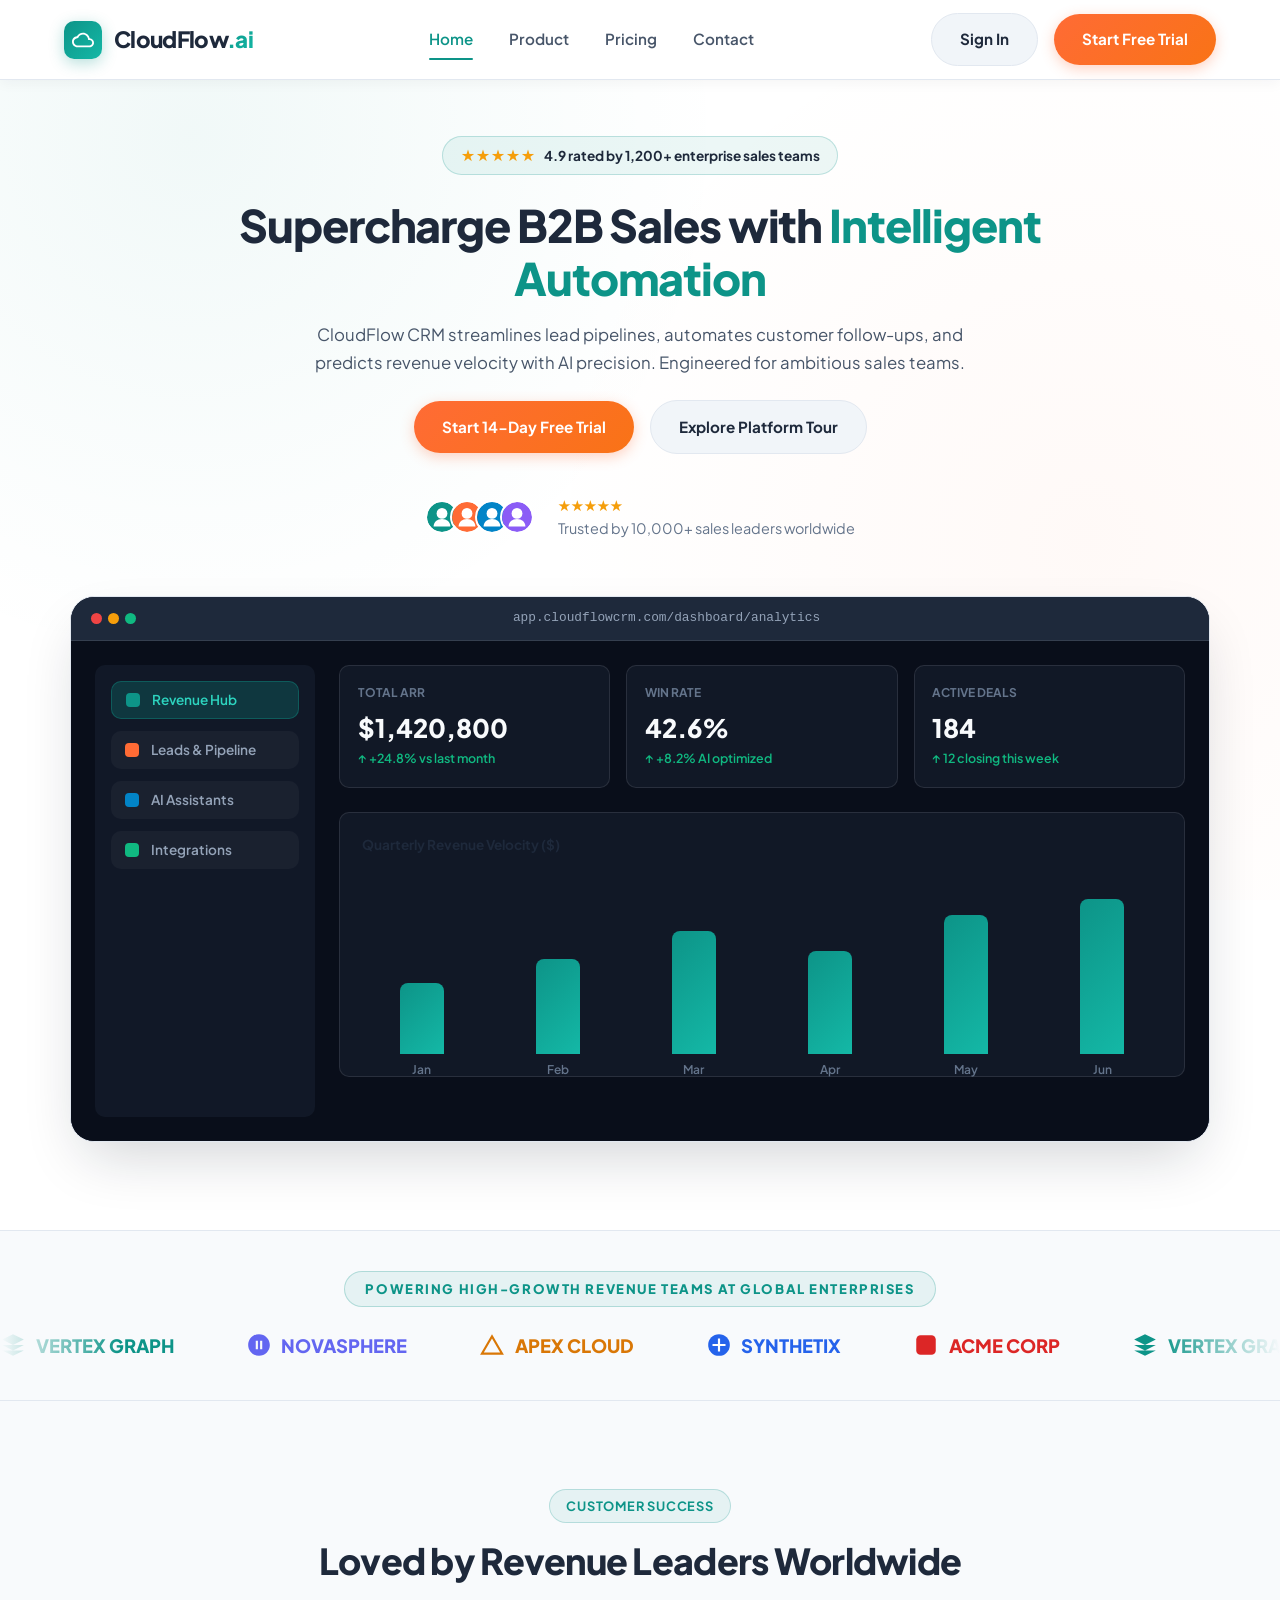
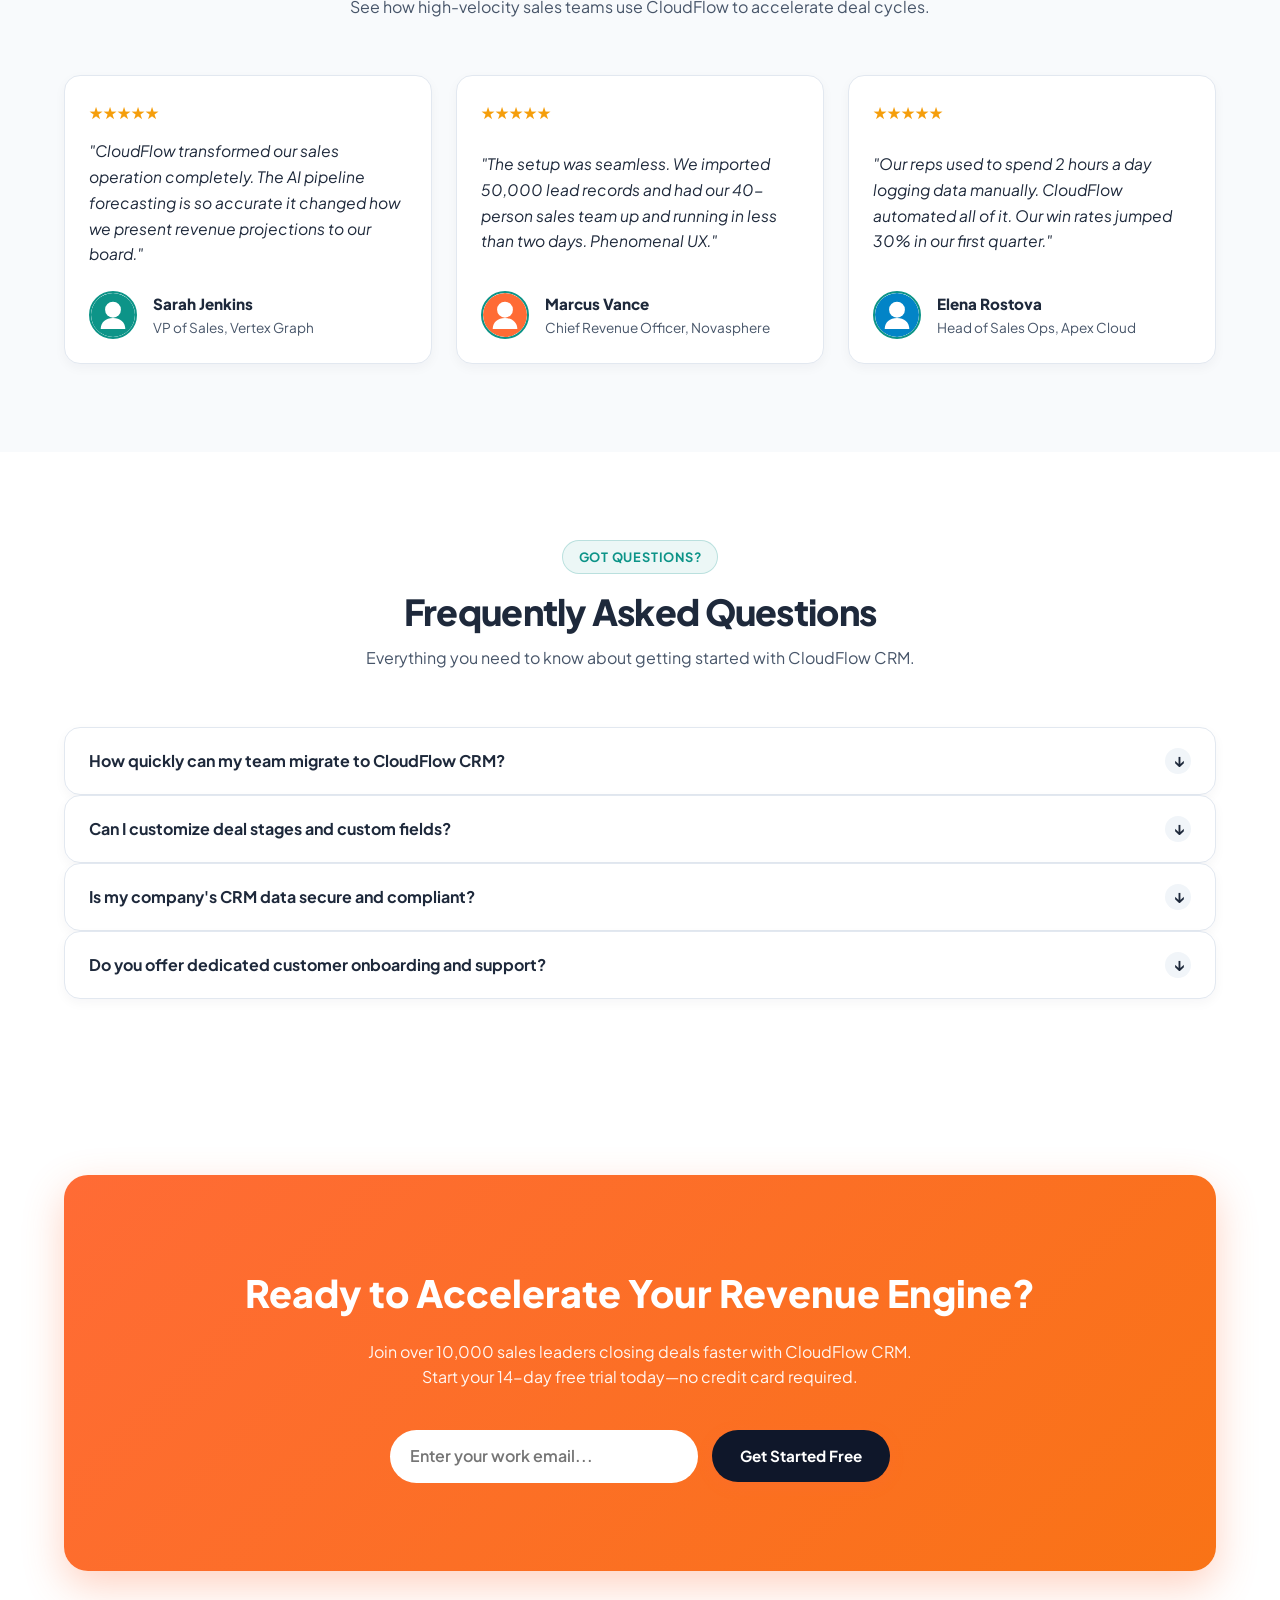
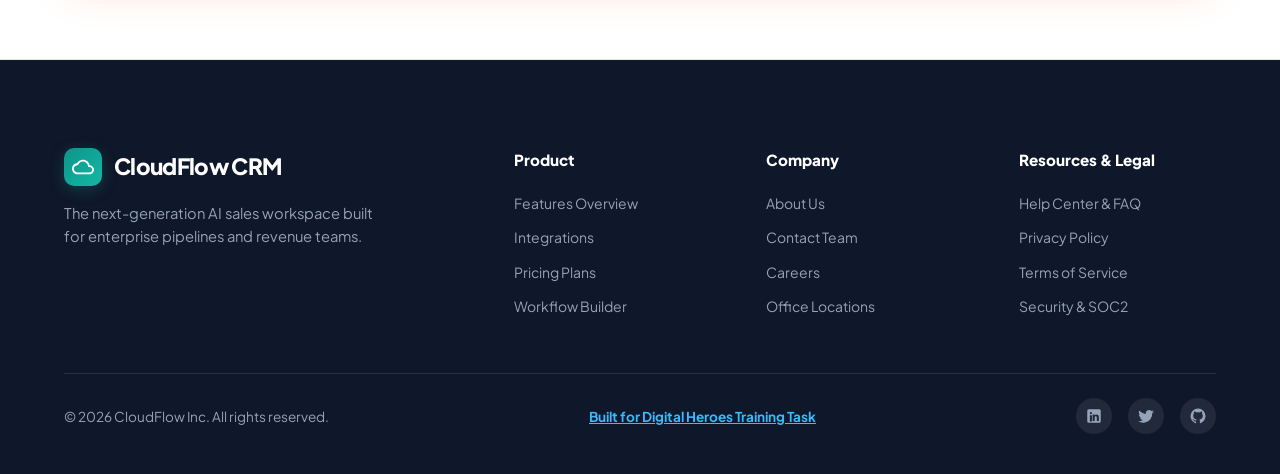
<file: index.html>
<!DOCTYPE html>
<html lang="en">
<head>
  <meta charset="UTF-8">
  <meta name="viewport" content="width=device-width, initial-scale=1.0">
  <meta name="description" content="CloudFlow CRM - The premier B2B CRM platform built for high-growth enterprise sales teams. Automate pipelines, predict revenue with AI, and close deals 3x faster.">
  <meta name="keywords" content="B2B CRM, Sales Automation, Revenue Intelligence, Pipeline Management, SaaS CRM">
  <meta name="author" content="CloudFlow CRM">
  <meta name="robots" content="index, follow">
  <link rel="canonical" href="https://cloudflowcrm.com/index.html">

  <!-- Open Graph / Facebook -->
  <meta property="og:type" content="website">
  <meta property="og:url" content="https://cloudflowcrm.com/index.html">
  <meta property="og:title" content="CloudFlow CRM - AI-Powered B2B Sales Platform">
  <meta property="og:description" content="Supercharge your sales team with intelligent pipeline automation, real-time analytics, and seamless integrations.">
  <meta property="og:image" content="https://cloudflowcrm.com/images/og-image.png">
  <meta property="og:site_name" content="CloudFlow CRM">

  <!-- Twitter Card -->
  <meta name="twitter:card" content="summary_large_image">
  <meta name="twitter:url" content="https://cloudflowcrm.com/index.html">
  <meta name="twitter:title" content="CloudFlow CRM - AI-Powered B2B Sales Platform">
  <meta name="twitter:description" content="Supercharge your sales team with intelligent pipeline automation, real-time analytics, and seamless integrations.">
  <meta name="twitter:image" content="https://cloudflowcrm.com/images/og-image.png">

  <!-- Favicon -->
  <link rel="icon" type="image/svg+xml" href="cloudflow/favicon.svg">

  <title>CloudFlow CRM | Next-Gen AI-Powered B2B Sales & Revenue Platform</title>

  <meta name="theme-color" content="#0d9488">

  <!-- Google Fonts Preconnect & Async Load -->
  <link rel="preconnect" href="https://fonts.googleapis.com">
  <link rel="preconnect" href="https://fonts.gstatic.com" crossorigin>
  <link rel="preload" as="style" href="https://fonts.googleapis.com/css2?family=Plus+Jakarta+Sans:wght@400;500;600;700;800&amp;display=swap" onload="this.onload=null;this.rel='stylesheet'">
  <noscript><link rel="stylesheet" href="https://fonts.googleapis.com/css2?family=Plus+Jakarta+Sans:wght@400;500;600;700;800&amp;display=swap"></noscript>

  <!-- Stylesheets -->
  <link rel="preload" href="cloudflow/css/style.css" as="style">
  <link rel="stylesheet" href="cloudflow/css/style.css">
  <link rel="stylesheet" href="cloudflow/css/responsive.css">

  <!-- JSON-LD Structured Data Schema -->
  <script type="application/ld+json">
  {
    "@context": "https://schema.org",
    "@graph": [
      {
        "@type": "Organization",
        "@id": "https://cloudflowcrm.com/#organization",
        "name": "CloudFlow CRM",
        "url": "https://cloudflowcrm.com",
        "logo": "https://cloudflowcrm.com/favicon.svg",
        "sameAs": [
          "https://twitter.com/cloudflowcrm",
          "https://linkedin.com/company/cloudflowcrm",
          "https://github.com/cloudflowcrm"
        ]
      },
      {
        "@type": "SoftwareApplication",
        "name": "CloudFlow CRM",
        "operatingSystem": "Web, iOS, Android, Windows, macOS",
        "applicationCategory": "BusinessApplication",
        "offers": {
          "@type": "Offer",
          "price": "29.00",
          "priceCurrency": "USD"
        },
        "aggregateRating": {
          "@type": "AggregateRating",
          "ratingValue": "4.9",
          "ratingCount": "1280"
        }
      },
      {
        "@type": "FAQPage",
        "mainEntity": [
          {
            "@type": "Question",
            "name": "How quickly can my team migrate to CloudFlow CRM?",
            "acceptedAnswer": {
              "@type": "Answer",
              "text": "Most teams complete full migration in under 48 hours. Our automated CSV and direct 1-click import tools sync contacts, deals, and history effortlessly."
            }
          },
          {
            "@type": "Question",
            "name": "Does CloudFlow support custom API integrations?",
            "acceptedAnswer": {
              "@type": "Answer",
              "text": "Yes, CloudFlow offers a complete RESTful API and Webhooks infrastructure for custom enterprise integrations."
            }
          }
        ]
      }
    ]
  }
  </script>
</head>
<body>

  <!-- Navigation Header -->
  <header class="header" role="banner">
    <div class="container nav-container">
      <a href="index.html" class="logo" aria-label="CloudFlow CRM Homepage">
        <div class="logo-icon">
          <svg viewBox="0 0 24 24"><path d="M19.35 10.04C18.67 6.59 15.64 4 12 4 9.11 4 6.6 5.64 5.35 8.04 2.34 8.36 0 10.91 0 14c0 3.31 2.69 6 6 6h13c2.76 0 5-2.24 5-5 0-2.64-2.05-4.78-4.65-4.96zM19 18H6c-2.21 0-4-1.79-4-4 0-2.05 1.53-3.76 3.56-3.97l1.07-.11.5-.95C8.08 7.14 9.94 6 12 6c2.62 0 4.88 1.86 5.39 4.43l.3 1.5 1.53.11c1.56.1 2.78 1.41 2.78 2.96 0 1.65-1.35 3-3 3z"/></svg>
        </div>
        <span>CloudFlow<span class="text-gradient-accent">.ai</span></span>
      </a>

      <nav class="nav-links" role="navigation" aria-label="Main Navigation">
        <a href="index.html" class="nav-link active">Home</a>
        <a href="cloudflow/product.html" class="nav-link">Product</a>
        <a href="cloudflow/pricing.html" class="nav-link">Pricing</a>
        <a href="cloudflow/contact.html" class="nav-link">Contact</a>
      </nav>

      <div class="nav-actions">
        <a href="cloudflow/signin.html" class="btn btn-secondary">Sign In</a>
        <a href="cloudflow/signup.html" class="btn btn-primary">Start Free Trial</a>
      </div>

      <button class="hamburger-btn" aria-label="Toggle mobile menu" aria-expanded="false" aria-controls="mobile-nav">
        <span></span>
        <span></span>
        <span></span>
      </button>
    </div>
  </header>

  <!-- Mobile Drawer Navigation -->
  <div class="mobile-nav" id="mobile-nav" aria-hidden="true" role="navigation">
    <div>
      <a href="index.html" class="logo">
        <div class="logo-icon">
          <svg viewBox="0 0 24 24"><path d="M19.35 10.04C18.67 6.59 15.64 4 12 4 9.11 4 6.6 5.64 5.35 8.04 2.34 8.36 0 10.91 0 14c0 3.31 2.69 6 6 6h13c2.76 0 5-2.24 5-5 0-2.64-2.05-4.78-4.65-4.96zM19 18H6c-2.21 0-4-1.79-4-4 0-2.05 1.53-3.76 3.56-3.97l1.07-.11.5-.95C8.08 7.14 9.94 6 12 6c2.62 0 4.88 1.86 5.39 4.43l.3 1.5 1.53.11c1.56.1 2.78 1.41 2.78 2.96 0 1.65-1.35 3-3 3z"/></svg>
        </div>
        <span>CloudFlow</span>
      </a>

      <div class="mobile-nav-links">
        <a href="index.html" class="mobile-nav-link active">Home</a>
        <a href="cloudflow/product.html" class="mobile-nav-link">Product</a>
        <a href="cloudflow/pricing.html" class="mobile-nav-link">Pricing</a>
        <a href="cloudflow/contact.html" class="mobile-nav-link">Contact</a>
      </div>
    </div>

    <div class="mobile-nav-actions">
      <a href="cloudflow/signin.html" class="btn btn-secondary" style="width: 100%;">Sign In</a>
      <a href="cloudflow/signup.html" class="btn btn-primary" style="width: 100%;">Start Free Trial</a>
    </div>
  </div>
  <div class="nav-overlay" aria-hidden="true"></div>

  <main id="main-content">
    <!-- Hero Section -->
    <section class="hero">
      <div class="hero-glow"></div>
      <div class="container">
        <div class="hero-content">
          <div class="hero-badge">
            <span class="stars">★★★★★</span> <span><b>4.9</b> rated by 1,200+ enterprise sales teams</span>
          </div>

          <h1 class="hero-title">
            Supercharge B2B Sales with <span class="text-teal">Intelligent Automation</span>
          </h1>

          <p class="hero-description">
            CloudFlow CRM streamlines lead pipelines, automates customer follow-ups, and predicts revenue velocity with AI precision. Engineered for ambitious sales teams.
          </p>

          <div class="hero-ctas">
            <a href="cloudflow/pricing.html" class="btn btn-primary">Start 14-Day Free Trial</a>
            <a href="cloudflow/product.html" class="btn btn-secondary">Explore Platform Tour</a>
          </div>

          <div class="hero-social-proof">
            <div class="avatar-group">
              <img src="data:image/svg+xml;utf8,<svg xmlns='http://www.w3.org/2000/svg' viewBox='0 0 100 100'><circle cx='50' cy='50' r='50' fill='%230d9488'/><circle cx='50' cy='38' r='18' fill='%23ffffff'/><path d='M22 82c0-15 12-25 28-25s28 10 28 25' fill='%23ffffff'/></svg>" alt="User Avatar" width="36" height="36" loading="lazy" decoding="async">
              <img src="data:image/svg+xml;utf8,<svg xmlns='http://www.w3.org/2000/svg' viewBox='0 0 100 100'><circle cx='50' cy='50' r='50' fill='%23ff6b35'/><circle cx='50' cy='38' r='18' fill='%23ffffff'/><path d='M22 82c0-15 12-25 28-25s28 10 28 25' fill='%23ffffff'/></svg>" alt="User Avatar" width="36" height="36" loading="lazy" decoding="async">
              <img src="data:image/svg+xml;utf8,<svg xmlns='http://www.w3.org/2000/svg' viewBox='0 0 100 100'><circle cx='50' cy='50' r='50' fill='%230284c7'/><circle cx='50' cy='38' r='18' fill='%23ffffff'/><path d='M22 82c0-15 12-25 28-25s28 10 28 25' fill='%23ffffff'/></svg>" alt="User Avatar" width="36" height="36" loading="lazy" decoding="async">
              <img src="data:image/svg+xml;utf8,<svg xmlns='http://www.w3.org/2000/svg' viewBox='0 0 100 100'><circle cx='50' cy='50' r='50' fill='%238b5cf6'/><circle cx='50' cy='38' r='18' fill='%23ffffff'/><path d='M22 82c0-15 12-25 28-25s28 10 28 25' fill='%23ffffff'/></svg>" alt="User Avatar" width="36" height="36" loading="lazy" decoding="async">
            </div>
            <div>
              <div class="rating-stars">★★★★★</div>
              <span>Trusted by 10,000+ sales leaders worldwide</span>
            </div>
          </div>
        </div>

        <!-- Dashboard Mockup Window -->
        <div class="hero-mockup-wrapper">
          <div class="dashboard-window">
            <div class="window-header">
              <div class="window-dots">
                <span class="dot dot-red"></span>
                <span class="dot dot-yellow"></span>
                <span class="dot dot-green"></span>
              </div>
              <div class="window-title">app.cloudflowcrm.com/dashboard/analytics</div>
            </div>

            <div class="dashboard-preview">
              <aside class="sidebar-mock">
                <button class="side-item active" data-dash-tab="dash-revenue" aria-label="View Revenue Hub">
                  <div class="side-item-icon"></div>
                  <span>Revenue Hub</span>
                </button>
                <button class="side-item" data-dash-tab="dash-pipeline" aria-label="View Leads and Pipeline">
                  <div class="side-item-icon" style="background: var(--secondary);"></div>
                  <span>Leads & Pipeline</span>
                </button>
                <button class="side-item" data-dash-tab="dash-ai" aria-label="View AI Assistants">
                  <div class="side-item-icon" style="background: var(--accent-purple);"></div>
                  <span>AI Assistants</span>
                </button>
                <button class="side-item" data-dash-tab="dash-integrations" aria-label="View Integrations">
                  <div class="side-item-icon" style="background: var(--success);"></div>
                  <span>Integrations</span>
                </button>
              </aside>

              <div class="main-mock">
                <!-- View 1: Revenue Hub (Active) -->
                <div class="dash-view active" id="dash-revenue">
                  <div class="metrics-row">
                    <div class="metric-mini-card">
                      <div class="metric-mini-title">Total ARR</div>
                      <div class="metric-mini-val">$1,420,800</div>
                      <div class="metric-mini-change">↑ +24.8% vs last month</div>
                    </div>
                    <div class="metric-mini-card">
                      <div class="metric-mini-title">Win Rate</div>
                      <div class="metric-mini-val">42.6%</div>
                      <div class="metric-mini-change">↑ +8.2% AI optimized</div>
                    </div>
                    <div class="metric-mini-card">
                      <div class="metric-mini-title">Active Deals</div>
                      <div class="metric-mini-val">184</div>
                      <div class="metric-mini-change">↑ 12 closing this week</div>
                    </div>
                  </div>

                  <div class="chart-mock">
                    <div style="font-size: 0.85rem; font-weight: 700; color: var(--text-main); margin-bottom: 0.5rem;">
                      Quarterly Revenue Velocity ($)
                    </div>
                    <div class="chart-bars">
                      <div class="bar" style="height: 45%;" data-label="Jan"></div>
                      <div class="bar" style="height: 60%;" data-label="Feb"></div>
                      <div class="bar" style="height: 78%;" data-label="Mar"></div>
                      <div class="bar" style="height: 65%;" data-label="Apr"></div>
                      <div class="bar" style="height: 88%;" data-label="May"></div>
                      <div class="bar" style="height: 98%;" data-label="Jun"></div>
                    </div>
                  </div>
                </div>

                <!-- View 2: Leads & Pipeline -->
                <div class="dash-view" id="dash-pipeline">
                  <div class="metrics-row">
                    <div class="metric-mini-card">
                      <div class="metric-mini-title">Pipeline Funnel</div>
                      <div class="metric-mini-val">$2,450,000</div>
                      <div class="metric-mini-change">↑ 18 Enterprise Deals</div>
                    </div>
                    <div class="metric-mini-card">
                      <div class="metric-mini-title">Qualified Leads</div>
                      <div class="metric-mini-val">34</div>
                      <div class="metric-mini-change">↑ High Intent Leads</div>
                    </div>
                    <div class="metric-mini-card">
                      <div class="metric-mini-title">Sales Cycle</div>
                      <div class="metric-mini-val">14 Days</div>
                      <div class="metric-mini-change">⚡ 3x Faster Velocity</div>
                    </div>
                  </div>

                  <div style="display: grid; grid-template-columns: repeat(3, 1fr); gap: 0.75rem; margin-top: 0.5rem;">
                    <div style="background: rgba(15,23,42,0.8); padding: 0.75rem; border-radius: 8px; border-top: 3px solid var(--secondary);">
                      <div style="font-size: 0.78rem; font-weight: 700; color: var(--secondary); margin-bottom: 0.5rem;">DISCOVERY (2)</div>
                      <div style="background: rgba(30,41,59,0.7); padding: 0.6rem; border-radius: 6px; margin-bottom: 0.4rem;">
                        <div style="font-weight: 600; font-size: 0.85rem;">Synthetix AI</div>
                        <div style="font-size: 0.75rem; color: var(--text-muted);">$85,000 • 70% Win</div>
                      </div>
                    </div>

                    <div style="background: rgba(15,23,42,0.8); padding: 0.75rem; border-radius: 8px; border-top: 3px solid var(--primary);">
                      <div style="font-size: 0.78rem; font-weight: 700; color: var(--primary-light); margin-bottom: 0.5rem;">PROPOSAL (1)</div>
                      <div style="background: rgba(99,102,241,0.18); padding: 0.6rem; border-radius: 6px; border: 1px solid var(--border-highlight);">
                        <div style="font-weight: 600; font-size: 0.85rem;">Apex Systems</div>
                        <div style="font-size: 0.75rem; color: var(--primary-light);">$240,000 • 🔥 AI Priority</div>
                      </div>
                    </div>

                    <div style="background: rgba(15,23,42,0.8); padding: 0.75rem; border-radius: 8px; border-top: 3px solid var(--success);">
                      <div style="font-size: 0.78rem; font-weight: 700; color: var(--success); margin-bottom: 0.5rem;">CLOSED WON (1)</div>
                      <div style="background: rgba(16,185,129,0.18); padding: 0.6rem; border-radius: 6px; border: 1px solid rgba(16,185,129,0.3);">
                        <div style="font-weight: 600; font-size: 0.85rem;">Novasphere</div>
                        <div style="font-size: 0.75rem; color: var(--success);">$175,000 • Signed</div>
                      </div>
                    </div>
                  </div>
                </div>

                <!-- View 3: AI Assistants -->
                <div class="dash-view" id="dash-ai">
                  <div class="metrics-row">
                    <div class="metric-mini-card">
                      <div class="metric-mini-title">AI Prompts Run</div>
                      <div class="metric-mini-val">1,420</div>
                      <div class="metric-mini-change">🤖 Active AI Co-Pilot</div>
                    </div>
                    <div class="metric-mini-card">
                      <div class="metric-mini-title">Sentiment Score</div>
                      <div class="metric-mini-val">94%</div>
                      <div class="metric-mini-change">↑ Positive Engagement</div>
                    </div>
                    <div class="metric-mini-card">
                      <div class="metric-mini-title">Hours Saved</div>
                      <div class="metric-mini-val">320 hrs</div>
                      <div class="metric-mini-change">⚡ Auto Follow-ups</div>
                    </div>
                  </div>

                  <div style="background: rgba(30,41,59,0.4); padding: 1rem; border-radius: 8px; border: 1px solid var(--border-subtle); margin-top: 0.5rem;">
                    <div style="font-weight: 700; font-size: 0.85rem; color: var(--accent-purple); margin-bottom: 0.5rem;">🤖 Try Interactive Prompt Triggers:</div>
                    <div style="display: flex; gap: 0.5rem; flex-wrap: wrap; margin-bottom: 0.75rem;">
                      <button class="ai-prompt-pill active" data-prompt="followup">Draft Follow-Up</button>
                      <button class="ai-prompt-pill" data-prompt="summary">Summarize Call</button>
                      <button class="ai-prompt-pill" data-prompt="objection">SOC2 Security Reply</button>
                    </div>
                    <div id="ai-output-box" style="background: rgba(15,23,42,0.9); padding: 0.85rem; border-radius: 6px; font-size: 0.85rem; color: var(--text-muted); border: 1px solid var(--border-subtle); min-height: 70px;">
                      "Hi Sarah, based on Vertex Graph's inquiry regarding enterprise SLA, I've drafted a personalized proposal with our 99.9% uptime packet attached."
                    </div>
                  </div>
                </div>

                <!-- View 4: Integrations -->
                <div class="dash-view" id="dash-integrations">
                  <div class="metrics-row">
                    <div class="metric-mini-card">
                      <div class="metric-mini-title">Connected Apps</div>
                      <div class="metric-mini-val">12 / 12</div>
                      <div class="metric-mini-change">🟢 All Systems Active</div>
                    </div>
                    <div class="metric-mini-card">
                      <div class="metric-mini-title">API Requests</div>
                      <div class="metric-mini-val">48,200</div>
                      <div class="metric-mini-change">⚡ High Speed Sync</div>
                    </div>
                    <div class="metric-mini-card">
                      <div class="metric-mini-title">Sync Health</div>
                      <div class="metric-mini-val">100%</div>
                      <div class="metric-mini-change">Zero Errors</div>
                    </div>
                  </div>

                  <div style="display: grid; grid-template-columns: repeat(3, 1fr); gap: 0.75rem; margin-top: 0.5rem;">
                    <div style="background: rgba(30,41,59,0.5); padding: 0.65rem; border-radius: 6px; border: 1px solid var(--border-subtle); display: flex; align-items: center; gap: 0.5rem;">
                      <div style="width: 24px; height: 24px; border-radius: 4px; background: rgba(99,102,241,0.2); color: var(--primary-light); font-weight: 800; font-size: 0.75rem; display: flex; align-items: center; justify-content: center;">#</div>
                      <div><div style="font-weight: 700; font-size: 0.8rem;">Slack</div><div style="font-size: 0.7rem; color: var(--success);">🟢 Synced</div></div>
                    </div>
                    <div style="background: rgba(30,41,59,0.5); padding: 0.65rem; border-radius: 6px; border: 1px solid var(--border-subtle); display: flex; align-items: center; gap: 0.5rem;">
                      <div style="width: 24px; height: 24px; border-radius: 4px; background: rgba(239,68,68,0.2); color: #ef4444; font-weight: 800; font-size: 0.75rem; display: flex; align-items: center; justify-content: center;">M</div>
                      <div><div style="font-weight: 700; font-size: 0.8rem;">Gmail</div><div style="font-size: 0.7rem; color: var(--success);">🟢 Synced</div></div>
                    </div>
                    <div style="background: rgba(30,41,59,0.5); padding: 0.65rem; border-radius: 6px; border: 1px solid var(--border-subtle); display: flex; align-items: center; gap: 0.5rem;">
                      <div style="width: 24px; height: 24px; border-radius: 4px; background: rgba(6,182,212,0.2); color: var(--secondary); font-weight: 800; font-size: 0.75rem; display: flex; align-items: center; justify-content: center;">S</div>
                      <div><div style="font-weight: 700; font-size: 0.8rem;">Stripe</div><div style="font-size: 0.7rem; color: var(--success);">🟢 Synced</div></div>
                    </div>
                  </div>
                </div>
              </div>
            </div>
          </div>
        </div>
      </div>
    </section>

    <!-- Trusted By Marquee Section -->
    <section class="trusted-by">
      <div class="container">
        <div class="trusted-label-wrapper">
          <div class="trusted-label">POWERING HIGH-GROWTH REVENUE TEAMS AT GLOBAL ENTERPRISES</div>
        </div>
      </div>
      <div class="marquee-container">
        <div class="marquee-track">
          <div class="company-logo logo-vertex"><svg viewBox="0 0 24 24"><path d="M12 2L2 7l10 5 10-5-10-5zM2 17l10 5 10-5M2 12l10 5 10-5"/></svg> VERTEX GRAPH</div>
          <div class="company-logo logo-novasphere"><svg viewBox="0 0 24 24"><path d="M12 2C6.48 2 2 6.48 2 12s4.48 10 10 10 10-4.48 10-10S17.52 2 12 2zm-1 14H9V8h2v8zm4 0h-2V8h2v8z"/></svg> NOVASPHERE</div>
          <div class="company-logo logo-apex"><svg viewBox="0 0 24 24"><path d="M12 2L1 21h22L12 2zm0 3.99L19.53 19H4.47L12 5.99z"/></svg> APEX CLOUD</div>
          <div class="company-logo logo-synthetix"><svg viewBox="0 0 24 24"><circle cx="12" cy="12" r="10"/><path d="M12 6v12M6 12h12" stroke="#fff" stroke-width="2"/></svg> SYNTHETIX</div>
          <div class="company-logo logo-acme"><svg viewBox="0 0 24 24"><rect x="3" y="3" width="18" height="18" rx="4"/></svg> ACME CORP</div>
          <div class="company-logo logo-vertex"><svg viewBox="0 0 24 24"><path d="M12 2L2 7l10 5 10-5-10-5zM2 17l10 5 10-5M2 12l10 5 10-5"/></svg> VERTEX GRAPH</div>
          <div class="company-logo logo-novasphere"><svg viewBox="0 0 24 24"><path d="M12 2C6.48 2 2 6.48 2 12s4.48 10 10 10 10-4.48 10-10S17.52 2 12 2zm-1 14H9V8h2v8zm4 0h-2V8h2v8z"/></svg> NOVASPHERE</div>
          <div class="company-logo logo-apex"><svg viewBox="0 0 24 24"><path d="M12 2L1 21h22L12 2zm0 3.99L19.53 19H4.47L12 5.99z"/></svg> APEX CLOUD</div>
          <div class="company-logo logo-synthetix"><svg viewBox="0 0 24 24"><circle cx="12" cy="12" r="10"/><path d="M12 6v12M6 12h12" stroke="#fff" stroke-width="2"/></svg> SYNTHETIX</div>
        </div>
      </div>
    </section>

    <!-- Testimonials Section -->
    <section class="testimonials-section">
      <div class="container">
        <div class="section-header">
          <div class="section-tag">CUSTOMER SUCCESS</div>
          <h2 class="section-title">Loved by Revenue Leaders Worldwide</h2>
          <p class="section-subtitle">See how high-velocity sales teams use CloudFlow to accelerate deal cycles.</p>
        </div>

        <div class="testimonials-grid">
          <div class="glass-card testimonial-card">
            <div class="rating-stars" style="margin-bottom: 0.75rem;">★★★★★</div>
            <p class="testimonial-quote">
              "CloudFlow transformed our sales operation completely. The AI pipeline forecasting is so accurate it changed how we present revenue projections to our board."
            </p>
            <div class="testimonial-author">
              <img src="data:image/svg+xml;utf8,<svg xmlns='http://www.w3.org/2000/svg' viewBox='0 0 100 100'><circle cx='50' cy='50' r='50' fill='%230d9488'/><circle cx='50' cy='38' r='18' fill='%23ffffff'/><path d='M22 82c0-15 12-25 28-25s28 10 28 25' fill='%23ffffff'/></svg>" alt="Sarah Jenkins" class="author-avatar" width="48" height="48" loading="lazy" decoding="async">
              <div class="author-info">
                <h4>Sarah Jenkins</h4>
                <p>VP of Sales, Vertex Graph</p>
              </div>
            </div>
          </div>

          <div class="glass-card testimonial-card">
            <div class="rating-stars" style="margin-bottom: 0.75rem;">★★★★★</div>
            <p class="testimonial-quote">
              "The setup was seamless. We imported 50,000 lead records and had our 40-person sales team up and running in less than two days. Phenomenal UX."
            </p>
            <div class="testimonial-author">
              <img src="data:image/svg+xml;utf8,<svg xmlns='http://www.w3.org/2000/svg' viewBox='0 0 100 100'><circle cx='50' cy='50' r='50' fill='%23ff6b35'/><circle cx='50' cy='38' r='18' fill='%23ffffff'/><path d='M22 82c0-15 12-25 28-25s28 10 28 25' fill='%23ffffff'/></svg>" alt="Marcus Vance" class="author-avatar" width="48" height="48" loading="lazy" decoding="async">
              <div class="author-info">
                <h4>Marcus Vance</h4>
                <p>Chief Revenue Officer, Novasphere</p>
              </div>
            </div>
          </div>

          <div class="glass-card testimonial-card">
            <div class="rating-stars" style="margin-bottom: 0.75rem;">★★★★★</div>
            <p class="testimonial-quote">
              "Our reps used to spend 2 hours a day logging data manually. CloudFlow automated all of it. Our win rates jumped 30% in our first quarter."
            </p>
            <div class="testimonial-author">
              <img src="data:image/svg+xml;utf8,<svg xmlns='http://www.w3.org/2000/svg' viewBox='0 0 100 100'><circle cx='50' cy='50' r='50' fill='%230284c7'/><circle cx='50' cy='38' r='18' fill='%23ffffff'/><path d='M22 82c0-15 12-25 28-25s28 10 28 25' fill='%23ffffff'/></svg>" alt="Elena Rostova" class="author-avatar" width="48" height="48" loading="lazy" decoding="async">
              <div class="author-info">
                <h4>Elena Rostova</h4>
                <p>Head of Sales Ops, Apex Cloud</p>
              </div>
            </div>
          </div>
        </div>
      </div>
    </section>

    <!-- FAQ Accordion Section -->
    <section class="faq-section" id="faq">
      <div class="container">
        <div class="section-header">
          <div class="section-tag">Got Questions?</div>
          <h2 class="section-title">Frequently Asked Questions</h2>
          <p class="section-subtitle">Everything you need to know about getting started with CloudFlow CRM.</p>
        </div>

        <div class="faq-accordion">
          <div class="faq-item">
            <button class="faq-question" aria-expanded="false">
              <span>How quickly can my team migrate to CloudFlow CRM?</span>
              <span class="faq-toggle-icon">↓</span>
            </button>
            <div class="faq-answer">
              <p>Most teams complete full migration in under 48 hours. Our automated CSV and direct 1-click import tools sync contacts, deal stages, communication history, and custom fields effortlessly from Salesforce, HubSpot, or custom databases.</p>
            </div>
          </div>

          <div class="faq-item">
            <button class="faq-question" aria-expanded="false">
              <span>Can I customize deal stages and custom fields?</span>
              <span class="faq-toggle-icon">↓</span>
            </button>
            <div class="faq-answer">
              <p>Absolutly. CloudFlow offers infinite flexibility. You can build custom pipelines for different product lines, define tailored deal stages, add custom fields, and set automated validation rules for your sales reps.</p>
            </div>
          </div>

          <div class="faq-item">
            <button class="faq-question" aria-expanded="false">
              <span>Is my company's CRM data secure and compliant?</span>
              <span class="faq-toggle-icon">↓</span>
            </button>
            <div class="faq-answer">
              <p>Security is our top priority. CloudFlow is SOC2 Type II certified, GDPR compliant, and HIPAA compliant. All data is encrypted at rest (AES-256) and in transit (TLS 1.3) with 99.9% guaranteed uptime SLA.</p>
            </div>
          </div>

          <div class="faq-item">
            <button class="faq-question" aria-expanded="false">
              <span>Do you offer dedicated customer onboarding and support?</span>
              <span class="faq-toggle-icon">↓</span>
            </button>
            <div class="faq-answer">
              <p>Yes! Every plan includes 24/7 priority live chat and email support. Professional and Enterprise customers receive a dedicated Customer Success Manager and customized team onboarding sessions.</p>
            </div>
          </div>
        </div>
      </div>
    </section>

    <!-- High Impact CTA Banner -->
    <section class="cta-section">
      <div class="container">
        <div class="cta-box">
          <h2 class="cta-title">Ready to Accelerate Your Revenue Engine?</h2>
          <p class="cta-desc">Join over 10,000 sales leaders closing deals faster with CloudFlow CRM. Start your 14-day free trial today—no credit card required.</p>
          <form class="cta-form" action="cloudflow/contact.html">
            <input type="email" class="cta-input" placeholder="Enter your work email..." required aria-label="Work Email Address">
            <button type="submit" class="btn btn-primary" style="background: #0f172a; color: #ffffff;">Get Started Free</button>
          </form>
        </div>
      </div>
    </section>
  </main>

  <!-- Dark Professional Footer -->
  <footer class="footer" role="contentinfo">
    <div class="container">
      <div class="footer-grid">
        <div class="footer-brand">
          <a href="index.html" class="logo">
            <div class="logo-icon">
              <svg viewBox="0 0 24 24"><path d="M19.35 10.04C18.67 6.59 15.64 4 12 4 9.11 4 6.6 5.64 5.35 8.04 2.34 8.36 0 10.91 0 14c0 3.31 2.69 6 6 6h13c2.76 0 5-2.24 5-5 0-2.64-2.05-4.78-4.65-4.96zM19 18H6c-2.21 0-4-1.79-4-4 0-2.05 1.53-3.76 3.56-3.97l1.07-.11.5-.95C8.08 7.14 9.94 6 12 6c2.62 0 4.88 1.86 5.39 4.43l.3 1.5 1.53.11c1.56.1 2.78 1.41 2.78 2.96 0 1.65-1.35 3-3 3z"/></svg>
            </div>
            <span>CloudFlow CRM</span>
          </a>
          <p>The next-generation AI sales workspace built for enterprise pipelines and revenue teams.</p>
        </div>

        <div class="footer-col">
          <h4>Product</h4>
          <div class="footer-links">
            <a href="cloudflow/product.html">Features Overview</a>
            <a href="cloudflow/product.html#integrations">Integrations</a>
            <a href="cloudflow/pricing.html">Pricing Plans</a>
            <a href="cloudflow/product.html#workflow">Workflow Builder</a>
          </div>
        </div>

        <div class="footer-col">
          <h4>Company</h4>
          <div class="footer-links">
            <a href="cloudflow/contact.html">About Us</a>
            <a href="cloudflow/contact.html">Contact Team</a>
            <a href="cloudflow/contact.html">Careers</a>
            <a href="cloudflow/contact.html">Office Locations</a>
          </div>
        </div>

        <div class="footer-col">
          <h4>Resources & Legal</h4>
          <div class="footer-links">
            <a href="#faq">Help Center & FAQ</a>
            <a href="cloudflow/contact.html">Privacy Policy</a>
            <a href="cloudflow/contact.html">Terms of Service</a>
            <a href="cloudflow/contact.html">Security & SOC2</a>
          </div>
        </div>
      </div>

      <div class="footer-bottom">
        <div>&copy; 2026 CloudFlow Inc. All rights reserved.</div>

        <div class="mandatory-credit">
          <a href="https://digitalheroesco.com" target="_blank" rel="noopener noreferrer">Built for Digital Heroes Training Task</a>
        </div>

        <div class="social-links">
          <a href="https://linkedin.com" class="social-icon" aria-label="LinkedIn"><svg width="18" height="18" fill="currentColor" viewBox="0 0 24 24"><path d="M19 3a2 2 0 0 1 2 2v14a2 2 0 0 1-2 2H5a2 2 0 0 1-2-2V5a2 2 0 0 1 2-2h14m-.5 15.5v-5.3a3.26 3.26 0 0 0-3.26-3.26c-.85 0-1.84.52-2.28 1.3v-1.11h-2.79v8.37h2.79v-4.93c0-.77.62-1.4 1.39-1.4a1.4 1.4 0 0 1 1.4 1.4v4.93h2.75M6.46 10.9v8.37H9.25V10.9H6.46M7.86 6.75a1.45 1.45 0 1 0 0 2.9 1.45 1.45 0 0 0 0-2.9z"/></svg></a>
          <a href="https://twitter.com" class="social-icon" aria-label="Twitter"><svg width="18" height="18" fill="currentColor" viewBox="0 0 24 24"><path d="M22.46 6c-.77.35-1.6.58-2.46.69.88-.53 1.56-1.37 1.88-2.38-.83.5-1.75.85-2.72 1.05C18.37 4.5 17.26 4 16 4c-2.35 0-4.27 1.92-4.27 4.29 0 .34.04.67.11.98C8.28 9.09 5.11 7.38 3 4.79c-.37.63-.58 1.37-.58 2.15 0 1.49.75 2.81 1.91 3.56-.71 0-1.37-.2-1.95-.5v.05c0 2.08 1.48 3.82 3.44 4.21a4.22 4.22 0 0 1-1.93.07 4.28 4.28 0 0 0 4 2.98 8.58 8.58 0 0 1-5.33 1.84c-.34 0-.68-.02-1.02-.06C3.44 20.29 5.7 21 8.12 21 16 21 20.33 14.46 20.33 8.79c0-.19 0-.37-.01-.56.84-.6 1.56-1.36 2.14-2.23z"/></svg></a>
          <a href="https://github.com" class="social-icon" aria-label="GitHub"><svg width="18" height="18" fill="currentColor" viewBox="0 0 24 24"><path d="M12 2A10 10 0 0 0 2 12c0 4.42 2.87 8.17 6.84 9.5.5.08.66-.23.66-.5v-1.69c-2.77.6-3.36-1.34-3.36-1.34-.46-1.16-1.11-1.47-1.11-1.47-.91-.62.07-.6.07-.6 1 .07 1.53 1.03 1.53 1.03.87 1.52 2.34 1.07 2.91.83.1-.65.35-1.09.63-1.34-2.22-.25-4.55-1.11-4.55-4.92 0-1.11.38-2 1.03-2.71-.1-.25-.45-1.29.1-2.64 0 0 .84-.27 2.75 1.02.79-.22 1.65-.33 2.5-.33.85 0 1.71.11 2.5.33 1.91-1.29 2.75-1.02 2.75-1.02.55 1.35.2 2.39.1 2.64.65.71 1.03 1.6 1.03 2.71 0 3.82-2.34 4.66-4.57 4.91.36.31.69.92.69 1.85V21c0 .27.16.59.67.5C19.14 20.16 22 16.42 22 12A10 10 0 0 0 12 2z"/></svg></a>
        </div>
      </div>
    </div>
  </footer>

  <!-- Back to Top Button -->
  <button class="back-to-top" aria-label="Back to top">↑</button>

  <!-- Script -->
  <script src="cloudflow/js/script.js" defer></script>
</body>
</html>
</file>
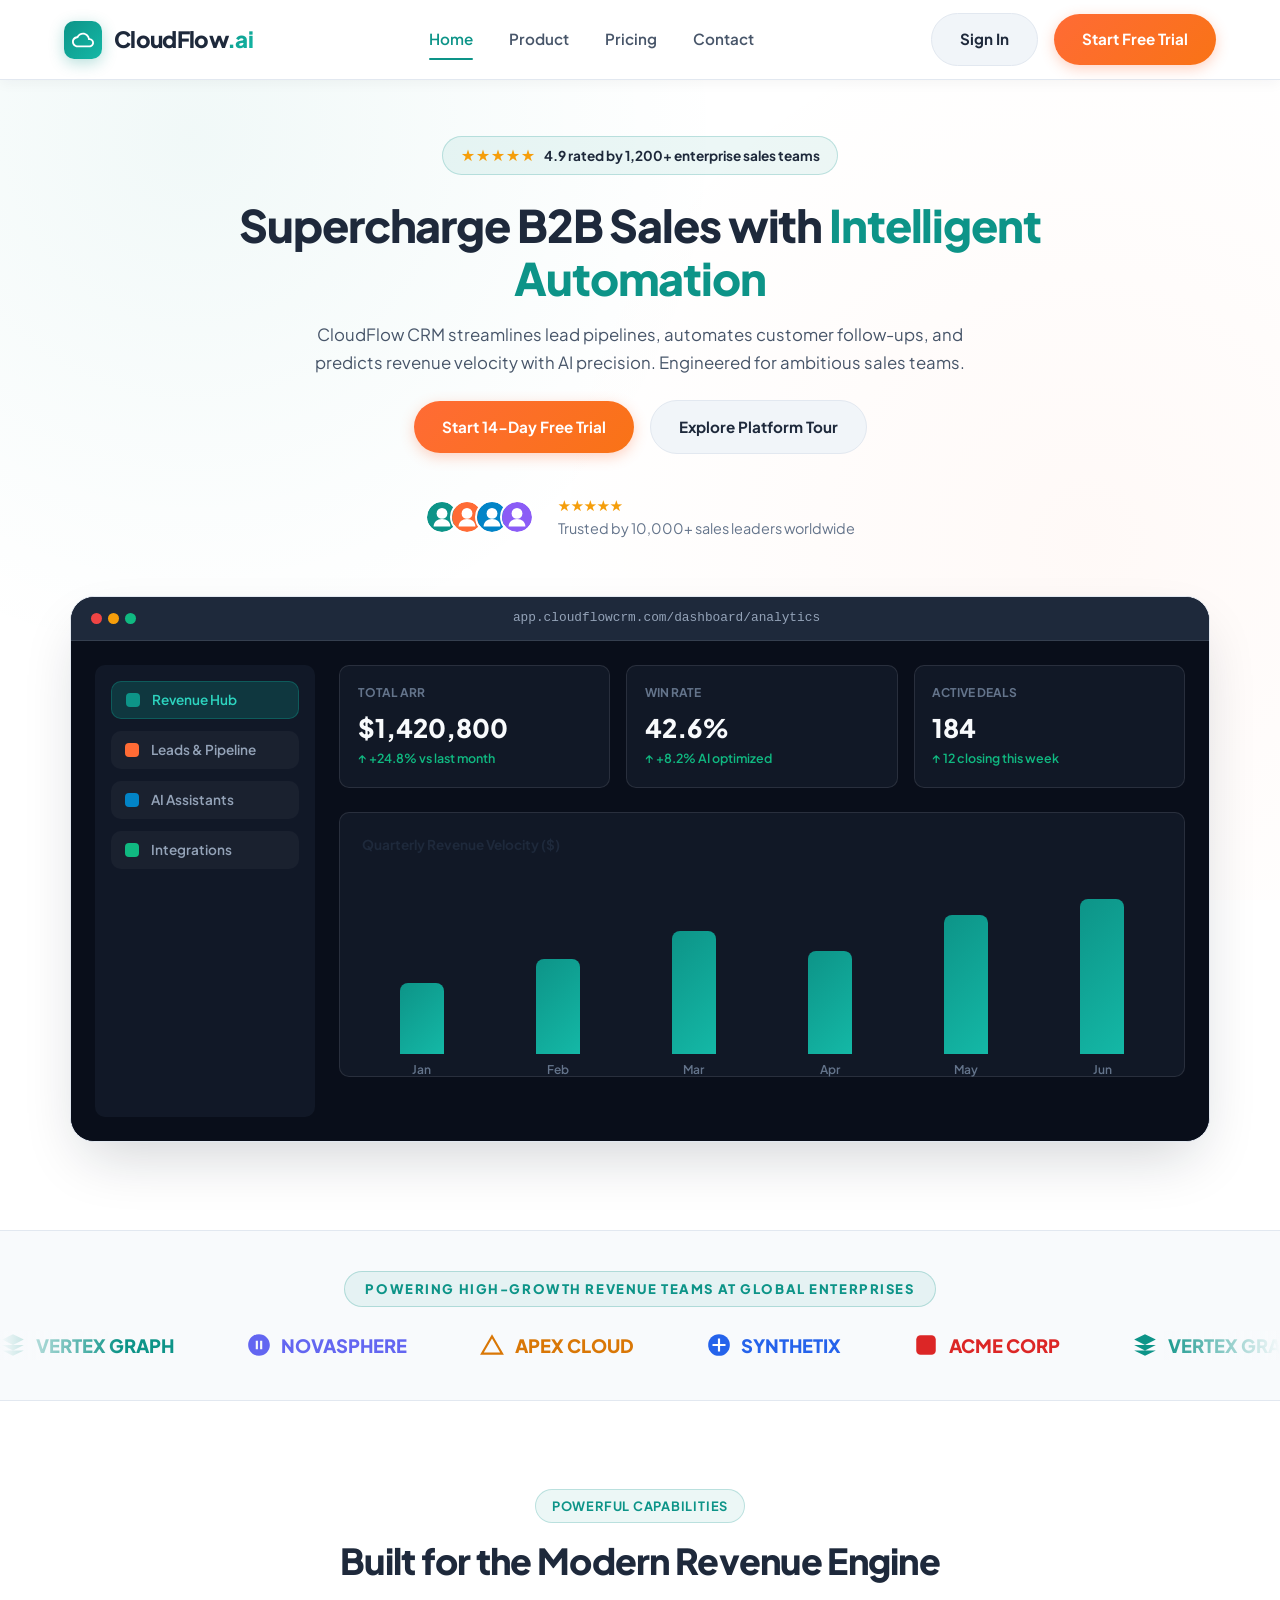
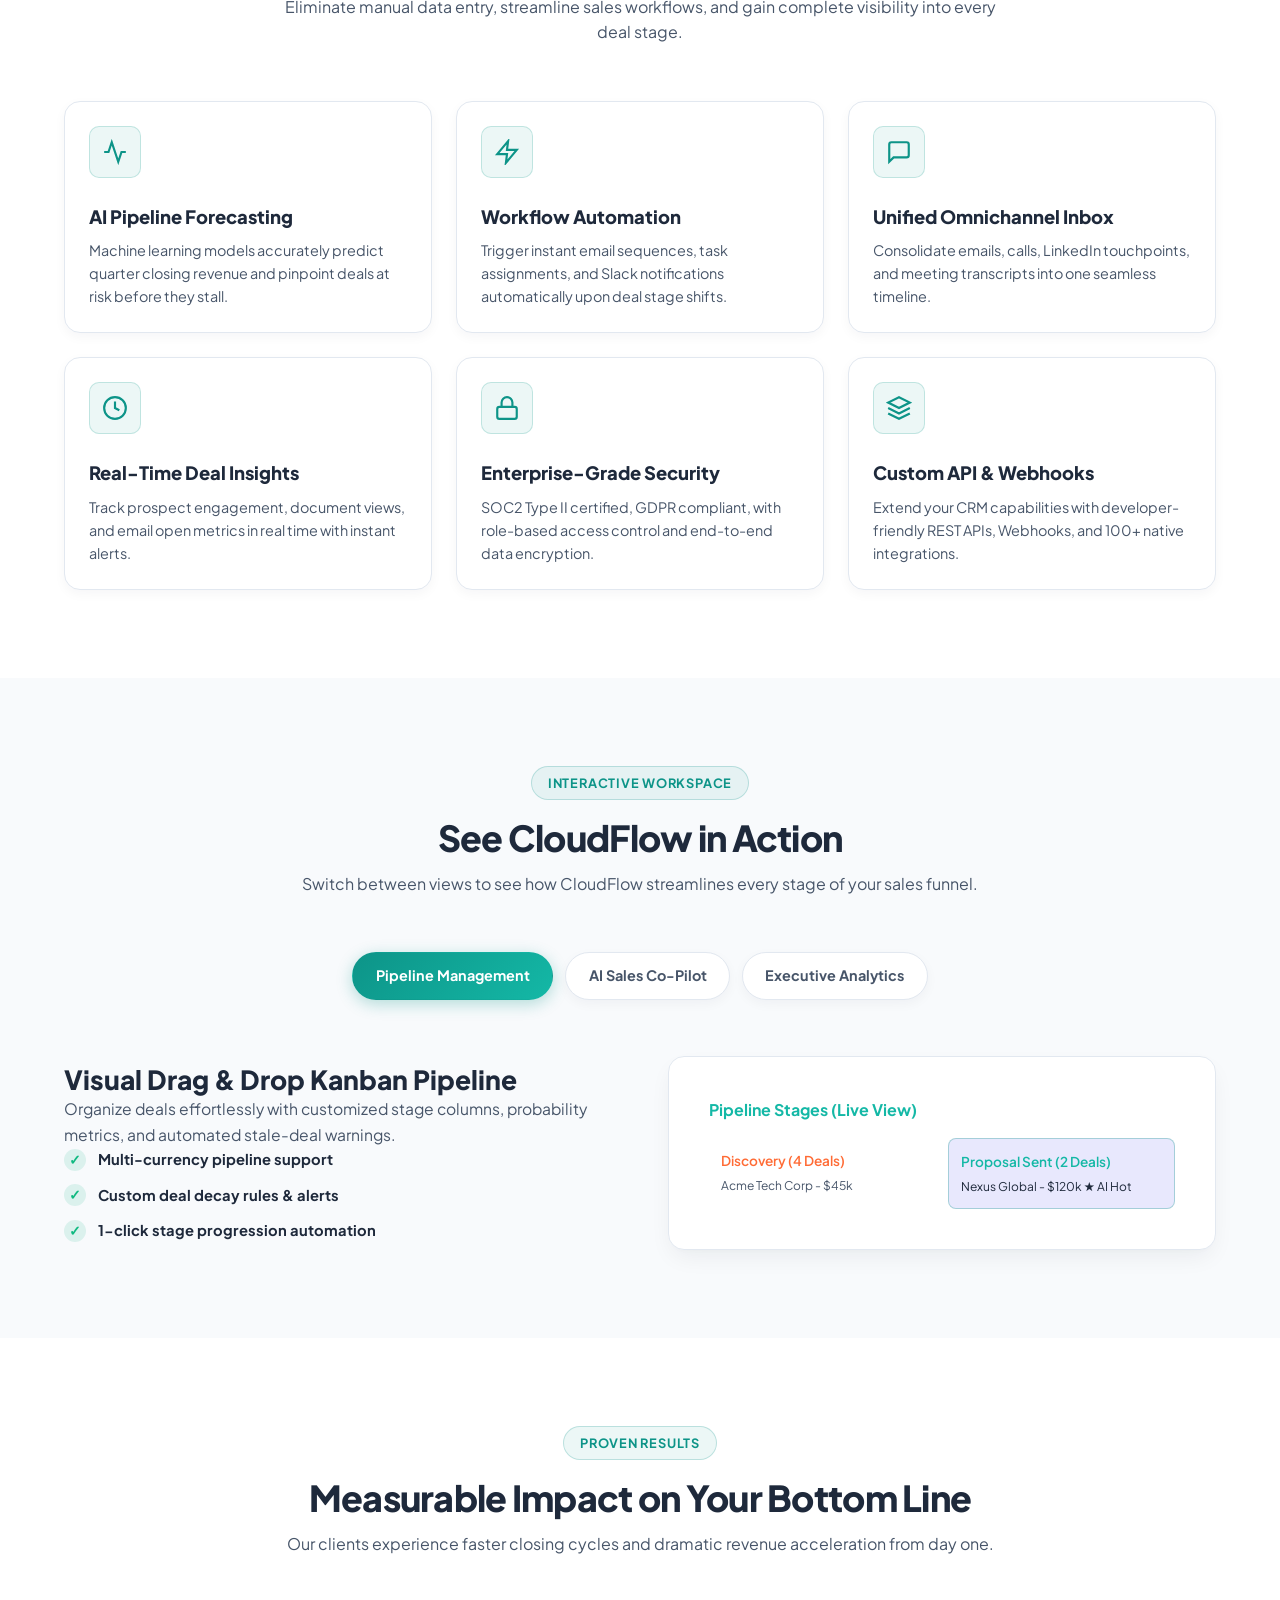
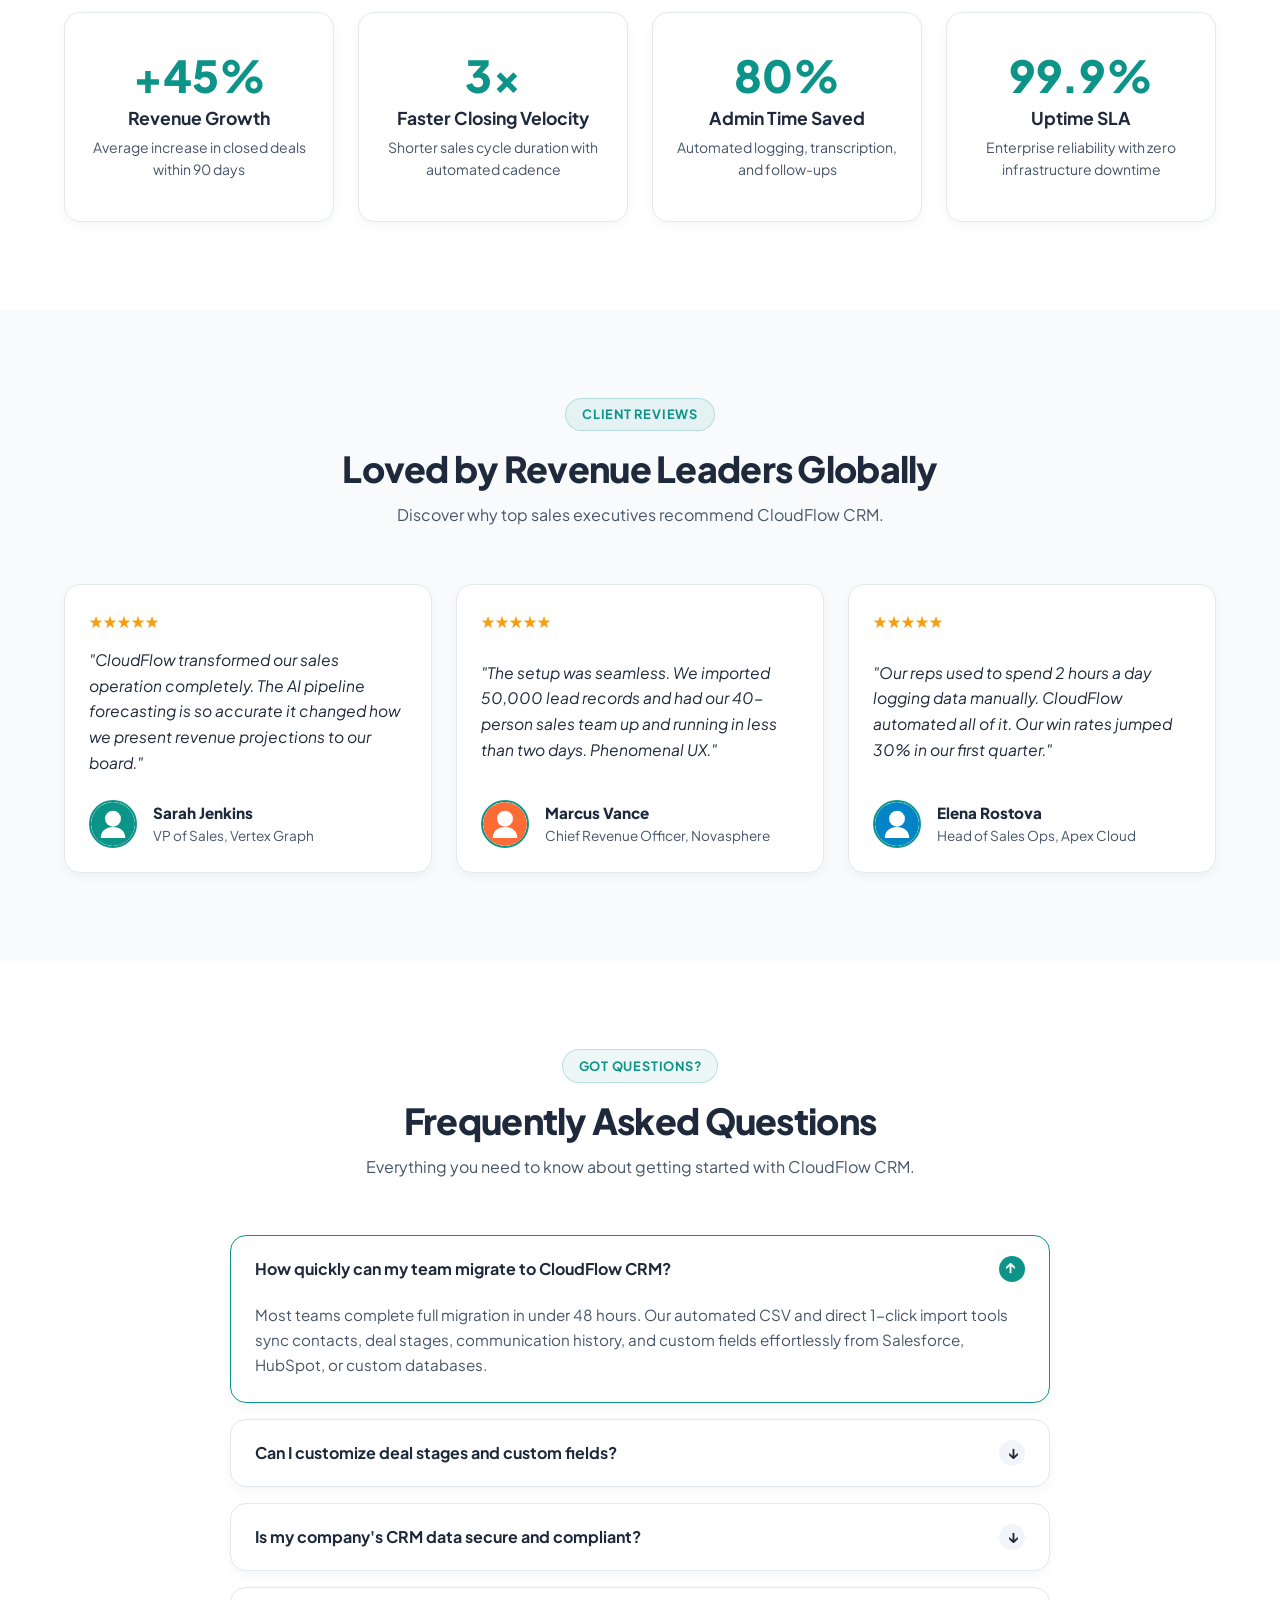
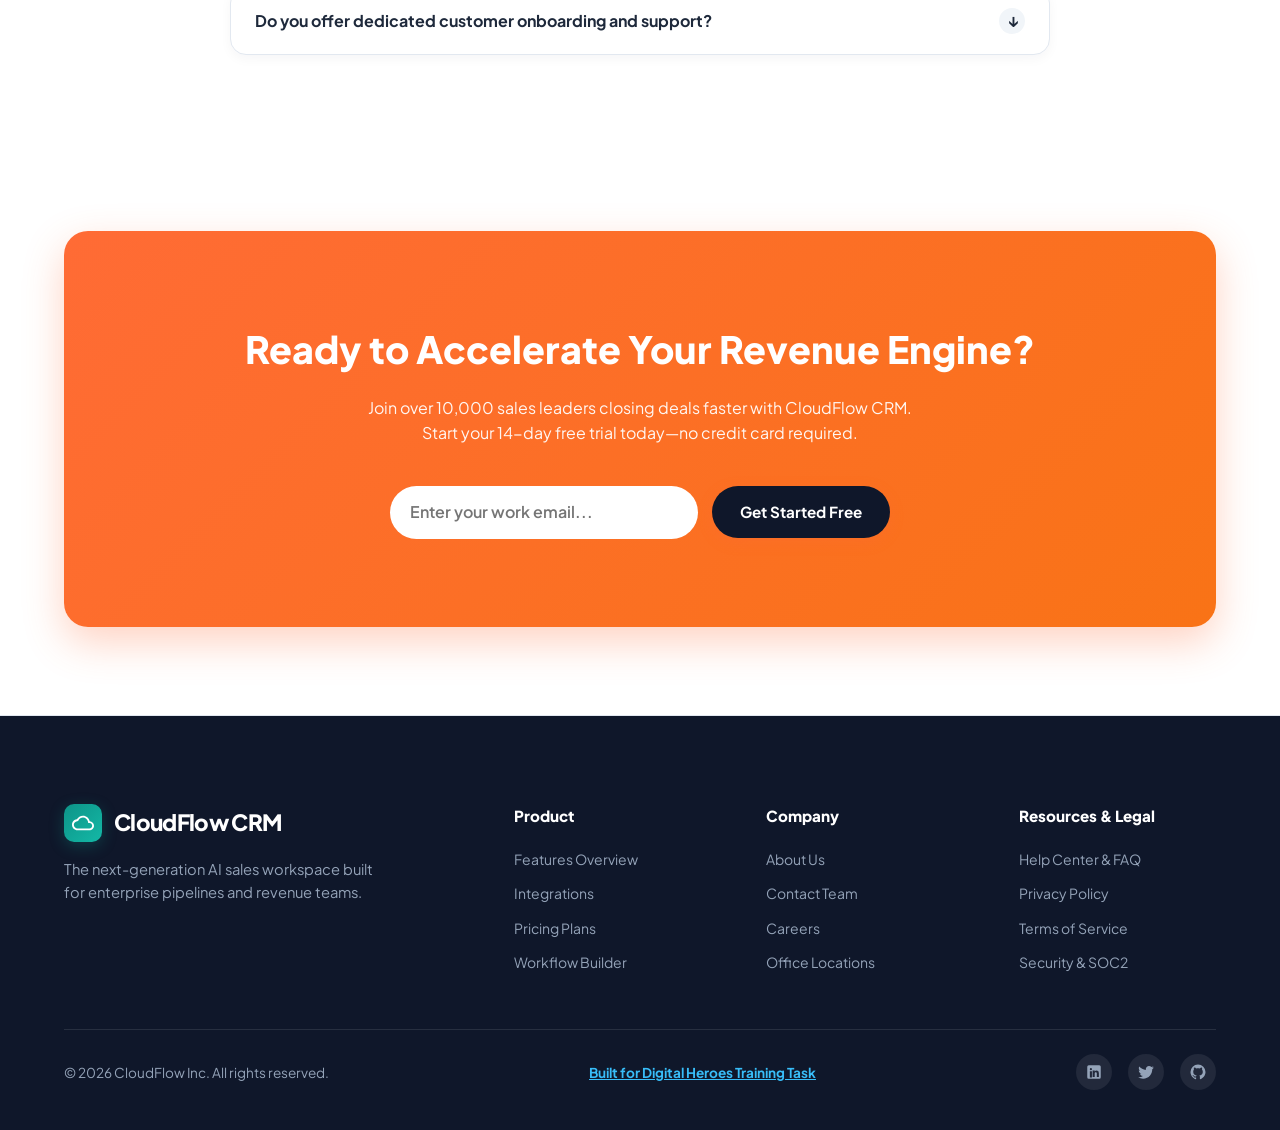
<file: cloudflow/index.html>
<!DOCTYPE html>
<html lang="en">
<head>
  <meta charset="UTF-8">
  <meta name="viewport" content="width=device-width, initial-scale=1.0">
  <meta name="description" content="CloudFlow CRM - The premier B2B CRM platform built for high-growth enterprise sales teams. Automate pipelines, predict revenue with AI, and close deals 3x faster.">
  <meta name="keywords" content="B2B CRM, Sales Automation, Revenue Intelligence, Pipeline Management, SaaS CRM">
  <meta name="author" content="CloudFlow CRM">
  <meta name="robots" content="index, follow">
  <link rel="canonical" href="https://cloudflowcrm.com/index.html">

  <!-- Open Graph / Facebook -->
  <meta property="og:type" content="website">
  <meta property="og:url" content="https://cloudflowcrm.com/index.html">
  <meta property="og:title" content="CloudFlow CRM - AI-Powered B2B Sales Platform">
  <meta property="og:description" content="Supercharge your sales team with intelligent pipeline automation, real-time analytics, and seamless integrations.">
  <meta property="og:image" content="https://cloudflowcrm.com/images/og-image.png">
  <meta property="og:site_name" content="CloudFlow CRM">

  <!-- Twitter Card -->
  <meta name="twitter:card" content="summary_large_image">
  <meta name="twitter:url" content="https://cloudflowcrm.com/index.html">
  <meta name="twitter:title" content="CloudFlow CRM - AI-Powered B2B Sales Platform">
  <meta name="twitter:description" content="Supercharge your sales team with intelligent pipeline automation, real-time analytics, and seamless integrations.">
  <meta name="twitter:image" content="https://cloudflowcrm.com/images/og-image.png">

  <!-- Favicon -->
  <link rel="icon" type="image/svg+xml" href="favicon.svg">

  <title>CloudFlow CRM | Next-Gen AI-Powered B2B Sales & Revenue Platform</title>

  <meta name="theme-color" content="#0d9488">

  <!-- Google Fonts Preconnect & Async Load -->
  <link rel="preconnect" href="https://fonts.googleapis.com">
  <link rel="preconnect" href="https://fonts.gstatic.com" crossorigin>
  <link rel="preload" as="style" href="https://fonts.googleapis.com/css2?family=Plus+Jakarta+Sans:wght@400;500;600;700;800&amp;display=swap" onload="this.onload=null;this.rel='stylesheet'">
  <noscript><link rel="stylesheet" href="https://fonts.googleapis.com/css2?family=Plus+Jakarta+Sans:wght@400;500;600;700;800&amp;display=swap"></noscript>

  <!-- Stylesheets -->
  <link rel="preload" href="css/style.css" as="style">
  <link rel="stylesheet" href="css/style.css">
  <link rel="stylesheet" href="css/responsive.css">

  <!-- JSON-LD Structured Data Schema -->
  <script type="application/ld+json">
  {
    "@context": "https://schema.org",
    "@graph": [
      {
        "@type": "Organization",
        "@id": "https://cloudflowcrm.com/#organization",
        "name": "CloudFlow CRM",
        "url": "https://cloudflowcrm.com",
        "logo": "https://cloudflowcrm.com/favicon.svg",
        "sameAs": [
          "https://twitter.com/cloudflowcrm",
          "https://linkedin.com/company/cloudflowcrm",
          "https://github.com/cloudflowcrm"
        ]
      },
      {
        "@type": "SoftwareApplication",
        "name": "CloudFlow CRM",
        "operatingSystem": "Web, iOS, Android, Windows, macOS",
        "applicationCategory": "BusinessApplication",
        "offers": {
          "@type": "Offer",
          "price": "29.00",
          "priceCurrency": "USD"
        },
        "aggregateRating": {
          "@type": "AggregateRating",
          "ratingValue": "4.9",
          "ratingCount": "1280"
        }
      },
      {
        "@type": "FAQPage",
        "mainEntity": [
          {
            "@type": "Question",
            "name": "How quickly can my team migrate to CloudFlow CRM?",
            "acceptedAnswer": {
              "@type": "Answer",
              "text": "Most teams complete full migration in under 48 hours. Our automated CSV and direct 1-click import tools sync contacts, deals, and history effortlessly."
            }
          },
          {
            "@type": "Question",
            "name": "Does CloudFlow support custom API integrations?",
            "acceptedAnswer": {
              "@type": "Answer",
              "text": "Yes, CloudFlow offers a complete RESTful API and Webhooks infrastructure for custom enterprise integrations."
            }
          }
        ]
      }
    ]
  }
  </script>
</head>
<body>

  <!-- Navigation Header -->
  <header class="header" role="banner">
    <div class="container nav-container">
      <a href="index.html" class="logo" aria-label="CloudFlow CRM Homepage">
        <div class="logo-icon">
          <svg viewBox="0 0 24 24"><path d="M19.35 10.04C18.67 6.59 15.64 4 12 4 9.11 4 6.6 5.64 5.35 8.04 2.34 8.36 0 10.91 0 14c0 3.31 2.69 6 6 6h13c2.76 0 5-2.24 5-5 0-2.64-2.05-4.78-4.65-4.96zM19 18H6c-2.21 0-4-1.79-4-4 0-2.05 1.53-3.76 3.56-3.97l1.07-.11.5-.95C8.08 7.14 9.94 6 12 6c2.62 0 4.88 1.86 5.39 4.43l.3 1.5 1.53.11c1.56.1 2.78 1.41 2.78 2.96 0 1.65-1.35 3-3 3z"/></svg>
        </div>
        <span>CloudFlow<span class="text-gradient-accent">.ai</span></span>
      </a>

      <nav class="nav-links" role="navigation" aria-label="Main Navigation">
        <a href="index.html" class="nav-link active">Home</a>
        <a href="product.html" class="nav-link">Product</a>
        <a href="pricing.html" class="nav-link">Pricing</a>
        <a href="contact.html" class="nav-link">Contact</a>
      </nav>

      <div class="nav-actions">
        <a href="signin.html" class="btn btn-secondary">Sign In</a>
        <a href="signup.html" class="btn btn-primary">Start Free Trial</a>
      </div>

      <button class="hamburger-btn" aria-label="Toggle mobile menu" aria-expanded="false" aria-controls="mobile-nav">
        <span></span>
        <span></span>
        <span></span>
      </button>
    </div>
  </header>

  <!-- Mobile Drawer Navigation -->
  <div class="mobile-nav" id="mobile-nav" aria-hidden="true" role="navigation">
    <div>
      <a href="index.html" class="logo">
        <div class="logo-icon">
          <svg viewBox="0 0 24 24"><path d="M19.35 10.04C18.67 6.59 15.64 4 12 4 9.11 4 6.6 5.64 5.35 8.04 2.34 8.36 0 10.91 0 14c0 3.31 2.69 6 6 6h13c2.76 0 5-2.24 5-5 0-2.64-2.05-4.78-4.65-4.96zM19 18H6c-2.21 0-4-1.79-4-4 0-2.05 1.53-3.76 3.56-3.97l1.07-.11.5-.95C8.08 7.14 9.94 6 12 6c2.62 0 4.88 1.86 5.39 4.43l.3 1.5 1.53.11c1.56.1 2.78 1.41 2.78 2.96 0 1.65-1.35 3-3 3z"/></svg>
        </div>
        <span>CloudFlow</span>
      </a>

      <div class="mobile-nav-links">
        <a href="index.html" class="mobile-nav-link active">Home</a>
        <a href="product.html" class="mobile-nav-link">Product</a>
        <a href="pricing.html" class="mobile-nav-link">Pricing</a>
        <a href="contact.html" class="mobile-nav-link">Contact</a>
      </div>
    </div>

    <div class="mobile-nav-actions">
      <a href="signin.html" class="btn btn-secondary" style="width: 100%;">Sign In</a>
      <a href="signup.html" class="btn btn-primary" style="width: 100%;">Start Free Trial</a>
    </div>
  </div>
  <div class="nav-overlay" aria-hidden="true"></div>

  <main id="main-content">
    <!-- Hero Section -->
    <section class="hero">
      <div class="hero-glow"></div>
      <div class="container">
        <div class="hero-content">
          <div class="hero-badge">
            <span class="stars">★★★★★</span> <span><b>4.9</b> rated by 1,200+ enterprise sales teams</span>
          </div>

          <h1 class="hero-title">
            Supercharge B2B Sales with <span class="text-teal">Intelligent Automation</span>
          </h1>

          <p class="hero-description">
            CloudFlow CRM streamlines lead pipelines, automates customer follow-ups, and predicts revenue velocity with AI precision. Engineered for ambitious sales teams.
          </p>

          <div class="hero-ctas">
            <a href="pricing.html" class="btn btn-primary">Start 14-Day Free Trial</a>
            <a href="product.html" class="btn btn-secondary">Explore Platform Tour</a>
          </div>

          <div class="hero-social-proof">
            <div class="avatar-group">
              <img src="data:image/svg+xml;utf8,<svg xmlns='http://www.w3.org/2000/svg' viewBox='0 0 100 100'><circle cx='50' cy='50' r='50' fill='%230d9488'/><circle cx='50' cy='38' r='18' fill='%23ffffff'/><path d='M22 82c0-15 12-25 28-25s28 10 28 25' fill='%23ffffff'/></svg>" alt="User Avatar" width="36" height="36" loading="lazy" decoding="async">
              <img src="data:image/svg+xml;utf8,<svg xmlns='http://www.w3.org/2000/svg' viewBox='0 0 100 100'><circle cx='50' cy='50' r='50' fill='%23ff6b35'/><circle cx='50' cy='38' r='18' fill='%23ffffff'/><path d='M22 82c0-15 12-25 28-25s28 10 28 25' fill='%23ffffff'/></svg>" alt="User Avatar" width="36" height="36" loading="lazy" decoding="async">
              <img src="data:image/svg+xml;utf8,<svg xmlns='http://www.w3.org/2000/svg' viewBox='0 0 100 100'><circle cx='50' cy='50' r='50' fill='%230284c7'/><circle cx='50' cy='38' r='18' fill='%23ffffff'/><path d='M22 82c0-15 12-25 28-25s28 10 28 25' fill='%23ffffff'/></svg>" alt="User Avatar" width="36" height="36" loading="lazy" decoding="async">
              <img src="data:image/svg+xml;utf8,<svg xmlns='http://www.w3.org/2000/svg' viewBox='0 0 100 100'><circle cx='50' cy='50' r='50' fill='%238b5cf6'/><circle cx='50' cy='38' r='18' fill='%23ffffff'/><path d='M22 82c0-15 12-25 28-25s28 10 28 25' fill='%23ffffff'/></svg>" alt="User Avatar" width="36" height="36" loading="lazy" decoding="async">
            </div>
            <div>
              <div class="rating-stars">★★★★★</div>
              <span>Trusted by 10,000+ sales leaders worldwide</span>
            </div>
          </div>
        </div>

        <!-- Dashboard Mockup Window -->
        <div class="hero-mockup-wrapper">
          <div class="dashboard-window">
            <div class="window-header">
              <div class="window-dots">
                <span class="dot dot-red"></span>
                <span class="dot dot-yellow"></span>
                <span class="dot dot-green"></span>
              </div>
              <div class="window-title">app.cloudflowcrm.com/dashboard/analytics</div>
            </div>

            <div class="dashboard-preview">
              <aside class="sidebar-mock">
                <button class="side-item active" data-dash-tab="dash-revenue" aria-label="View Revenue Hub">
                  <div class="side-item-icon"></div>
                  <span>Revenue Hub</span>
                </button>
                <button class="side-item" data-dash-tab="dash-pipeline" aria-label="View Leads and Pipeline">
                  <div class="side-item-icon" style="background: var(--secondary);"></div>
                  <span>Leads & Pipeline</span>
                </button>
                <button class="side-item" data-dash-tab="dash-ai" aria-label="View AI Assistants">
                  <div class="side-item-icon" style="background: var(--accent-purple);"></div>
                  <span>AI Assistants</span>
                </button>
                <button class="side-item" data-dash-tab="dash-integrations" aria-label="View Integrations">
                  <div class="side-item-icon" style="background: var(--success);"></div>
                  <span>Integrations</span>
                </button>
              </aside>

              <div class="main-mock">
                <!-- View 1: Revenue Hub (Active) -->
                <div class="dash-view active" id="dash-revenue">
                  <div class="metrics-row">
                    <div class="metric-mini-card">
                      <div class="metric-mini-title">Total ARR</div>
                      <div class="metric-mini-val">$1,420,800</div>
                      <div class="metric-mini-change">↑ +24.8% vs last month</div>
                    </div>
                    <div class="metric-mini-card">
                      <div class="metric-mini-title">Win Rate</div>
                      <div class="metric-mini-val">42.6%</div>
                      <div class="metric-mini-change">↑ +8.2% AI optimized</div>
                    </div>
                    <div class="metric-mini-card">
                      <div class="metric-mini-title">Active Deals</div>
                      <div class="metric-mini-val">184</div>
                      <div class="metric-mini-change">↑ 12 closing this week</div>
                    </div>
                  </div>

                  <div class="chart-mock">
                    <div style="font-size: 0.85rem; font-weight: 700; color: var(--text-main); margin-bottom: 0.5rem;">
                      Quarterly Revenue Velocity ($)
                    </div>
                    <div class="chart-bars">
                      <div class="bar" style="height: 45%;" data-label="Jan"></div>
                      <div class="bar" style="height: 60%;" data-label="Feb"></div>
                      <div class="bar" style="height: 78%;" data-label="Mar"></div>
                      <div class="bar" style="height: 65%;" data-label="Apr"></div>
                      <div class="bar" style="height: 88%;" data-label="May"></div>
                      <div class="bar" style="height: 98%;" data-label="Jun"></div>
                    </div>
                  </div>
                </div>

                <!-- View 2: Leads & Pipeline -->
                <div class="dash-view" id="dash-pipeline">
                  <div class="metrics-row">
                    <div class="metric-mini-card">
                      <div class="metric-mini-title">Pipeline Funnel</div>
                      <div class="metric-mini-val">$2,450,000</div>
                      <div class="metric-mini-change">↑ 18 Enterprise Deals</div>
                    </div>
                    <div class="metric-mini-card">
                      <div class="metric-mini-title">Qualified Leads</div>
                      <div class="metric-mini-val">34</div>
                      <div class="metric-mini-change">↑ High Intent Leads</div>
                    </div>
                    <div class="metric-mini-card">
                      <div class="metric-mini-title">Sales Cycle</div>
                      <div class="metric-mini-val">14 Days</div>
                      <div class="metric-mini-change">⚡ 3x Faster Velocity</div>
                    </div>
                  </div>

                  <div style="display: grid; grid-template-columns: repeat(3, 1fr); gap: 0.75rem; margin-top: 0.5rem;">
                    <div style="background: rgba(15,23,42,0.8); padding: 0.75rem; border-radius: 8px; border-top: 3px solid var(--secondary);">
                      <div style="font-size: 0.78rem; font-weight: 700; color: var(--secondary); margin-bottom: 0.5rem;">DISCOVERY (2)</div>
                      <div style="background: rgba(30,41,59,0.7); padding: 0.6rem; border-radius: 6px; margin-bottom: 0.4rem;">
                        <div style="font-weight: 600; font-size: 0.85rem;">Synthetix AI</div>
                        <div style="font-size: 0.75rem; color: var(--text-muted);">$85,000 • 70% Win</div>
                      </div>
                    </div>

                    <div style="background: rgba(15,23,42,0.8); padding: 0.75rem; border-radius: 8px; border-top: 3px solid var(--primary);">
                      <div style="font-size: 0.78rem; font-weight: 700; color: var(--primary-light); margin-bottom: 0.5rem;">PROPOSAL (1)</div>
                      <div style="background: rgba(99,102,241,0.18); padding: 0.6rem; border-radius: 6px; border: 1px solid var(--border-highlight);">
                        <div style="font-weight: 600; font-size: 0.85rem;">Apex Systems</div>
                        <div style="font-size: 0.75rem; color: var(--primary-light);">$240,000 • 🔥 AI Priority</div>
                      </div>
                    </div>

                    <div style="background: rgba(15,23,42,0.8); padding: 0.75rem; border-radius: 8px; border-top: 3px solid var(--success);">
                      <div style="font-size: 0.78rem; font-weight: 700; color: var(--success); margin-bottom: 0.5rem;">CLOSED WON (1)</div>
                      <div style="background: rgba(16,185,129,0.18); padding: 0.6rem; border-radius: 6px; border: 1px solid rgba(16,185,129,0.3);">
                        <div style="font-weight: 600; font-size: 0.85rem;">Novasphere</div>
                        <div style="font-size: 0.75rem; color: var(--success);">$175,000 • Signed</div>
                      </div>
                    </div>
                  </div>
                </div>

                <!-- View 3: AI Assistants -->
                <div class="dash-view" id="dash-ai">
                  <div class="metrics-row">
                    <div class="metric-mini-card">
                      <div class="metric-mini-title">AI Prompts Run</div>
                      <div class="metric-mini-val">1,420</div>
                      <div class="metric-mini-change">🤖 Active AI Co-Pilot</div>
                    </div>
                    <div class="metric-mini-card">
                      <div class="metric-mini-title">Sentiment Score</div>
                      <div class="metric-mini-val">94%</div>
                      <div class="metric-mini-change">↑ Positive Engagement</div>
                    </div>
                    <div class="metric-mini-card">
                      <div class="metric-mini-title">Hours Saved</div>
                      <div class="metric-mini-val">320 hrs</div>
                      <div class="metric-mini-change">⚡ Auto Follow-ups</div>
                    </div>
                  </div>

                  <div style="background: rgba(30,41,59,0.4); padding: 1rem; border-radius: 8px; border: 1px solid var(--border-subtle); margin-top: 0.5rem;">
                    <div style="font-weight: 700; font-size: 0.85rem; color: var(--accent-purple); margin-bottom: 0.5rem;">🤖 Try Interactive Prompt Triggers:</div>
                    <div style="display: flex; gap: 0.5rem; flex-wrap: wrap; margin-bottom: 0.75rem;">
                      <button class="ai-prompt-pill active" data-prompt="followup">Draft Follow-Up</button>
                      <button class="ai-prompt-pill" data-prompt="summary">Summarize Call</button>
                      <button class="ai-prompt-pill" data-prompt="objection">SOC2 Security Reply</button>
                    </div>
                    <div id="ai-output-box" style="background: rgba(15,23,42,0.9); padding: 0.85rem; border-radius: 6px; font-size: 0.85rem; color: var(--text-muted); border: 1px solid var(--border-subtle); min-height: 70px;">
                      "Hi Sarah, based on Vertex Graph's inquiry regarding enterprise SLA, I've drafted a personalized proposal with our 99.9% uptime packet attached."
                    </div>
                  </div>
                </div>

                <!-- View 4: Integrations -->
                <div class="dash-view" id="dash-integrations">
                  <div class="metrics-row">
                    <div class="metric-mini-card">
                      <div class="metric-mini-title">Connected Apps</div>
                      <div class="metric-mini-val">12 / 12</div>
                      <div class="metric-mini-change">🟢 All Systems Active</div>
                    </div>
                    <div class="metric-mini-card">
                      <div class="metric-mini-title">API Requests</div>
                      <div class="metric-mini-val">48,200</div>
                      <div class="metric-mini-change">⚡ High Speed Sync</div>
                    </div>
                    <div class="metric-mini-card">
                      <div class="metric-mini-title">Sync Health</div>
                      <div class="metric-mini-val">100%</div>
                      <div class="metric-mini-change">Zero Errors</div>
                    </div>
                  </div>

                  <div style="display: grid; grid-template-columns: repeat(3, 1fr); gap: 0.75rem; margin-top: 0.5rem;">
                    <div style="background: rgba(30,41,59,0.5); padding: 0.65rem; border-radius: 6px; border: 1px solid var(--border-subtle); display: flex; align-items: center; gap: 0.5rem;">
                      <div style="width: 24px; height: 24px; border-radius: 4px; background: rgba(99,102,241,0.2); color: var(--primary-light); font-weight: 800; font-size: 0.75rem; display: flex; align-items: center; justify-content: center;">#</div>
                      <div><div style="font-weight: 700; font-size: 0.8rem;">Slack</div><div style="font-size: 0.7rem; color: var(--success);">🟢 Synced</div></div>
                    </div>
                    <div style="background: rgba(30,41,59,0.5); padding: 0.65rem; border-radius: 6px; border: 1px solid var(--border-subtle); display: flex; align-items: center; gap: 0.5rem;">
                      <div style="width: 24px; height: 24px; border-radius: 4px; background: rgba(239,68,68,0.2); color: #ef4444; font-weight: 800; font-size: 0.75rem; display: flex; align-items: center; justify-content: center;">M</div>
                      <div><div style="font-weight: 700; font-size: 0.8rem;">Gmail</div><div style="font-size: 0.7rem; color: var(--success);">🟢 Synced</div></div>
                    </div>
                    <div style="background: rgba(30,41,59,0.5); padding: 0.65rem; border-radius: 6px; border: 1px solid var(--border-subtle); display: flex; align-items: center; gap: 0.5rem;">
                      <div style="width: 24px; height: 24px; border-radius: 4px; background: rgba(6,182,212,0.2); color: var(--secondary); font-weight: 800; font-size: 0.75rem; display: flex; align-items: center; justify-content: center;">S</div>
                      <div><div style="font-weight: 700; font-size: 0.8rem;">Stripe</div><div style="font-size: 0.7rem; color: var(--success);">🟢 Synced</div></div>
                    </div>
                  </div>
                </div>
              </div>
            </div>
          </div>
        </div>
      </div>
    </section>

    <!-- Trusted By Marquee Section -->
    <section class="trusted-by">
      <div class="container">
        <div class="trusted-label-wrapper">
          <div class="trusted-label">POWERING HIGH-GROWTH REVENUE TEAMS AT GLOBAL ENTERPRISES</div>
        </div>
      </div>
      <div class="marquee-container">
        <div class="marquee-track">
          <div class="company-logo logo-vertex"><svg viewBox="0 0 24 24"><path d="M12 2L2 7l10 5 10-5-10-5zM2 17l10 5 10-5M2 12l10 5 10-5"/></svg> VERTEX GRAPH</div>
          <div class="company-logo logo-novasphere"><svg viewBox="0 0 24 24"><path d="M12 2C6.48 2 2 6.48 2 12s4.48 10 10 10 10-4.48 10-10S17.52 2 12 2zm-1 14H9V8h2v8zm4 0h-2V8h2v8z"/></svg> NOVASPHERE</div>
          <div class="company-logo logo-apex"><svg viewBox="0 0 24 24"><path d="M12 2L1 21h22L12 2zm0 3.99L19.53 19H4.47L12 5.99z"/></svg> APEX CLOUD</div>
          <div class="company-logo logo-synthetix"><svg viewBox="0 0 24 24"><circle cx="12" cy="12" r="10"/><path d="M12 6v12M6 12h12" stroke="#fff" stroke-width="2"/></svg> SYNTHETIX</div>
          <div class="company-logo logo-acme"><svg viewBox="0 0 24 24"><rect x="3" y="3" width="18" height="18" rx="4"/></svg> ACME CORP</div>
          <div class="company-logo logo-vertex"><svg viewBox="0 0 24 24"><path d="M12 2L2 7l10 5 10-5-10-5zM2 17l10 5 10-5M2 12l10 5 10-5"/></svg> VERTEX GRAPH</div>
          <div class="company-logo logo-novasphere"><svg viewBox="0 0 24 24"><path d="M12 2C6.48 2 2 6.48 2 12s4.48 10 10 10 10-4.48 10-10S17.52 2 12 2zm-1 14H9V8h2v8zm4 0h-2V8h2v8z"/></svg> NOVASPHERE</div>
          <div class="company-logo logo-apex"><svg viewBox="0 0 24 24"><path d="M12 2L1 21h22L12 2zm0 3.99L19.53 19H4.47L12 5.99z"/></svg> APEX CLOUD</div>
          <div class="company-logo logo-synthetix"><svg viewBox="0 0 24 24"><circle cx="12" cy="12" r="10"/><path d="M12 6v12M6 12h12" stroke="#fff" stroke-width="2"/></svg> SYNTHETIX</div>
        </div>
      </div>
    </section>

    <!-- Key Features Section -->
    <section class="features-section">
      <div class="container">
        <div class="section-header">
          <div class="section-tag">Powerful Capabilities</div>
          <h2 class="section-title">Built for the Modern Revenue Engine</h2>
          <p class="section-subtitle">Eliminate manual data entry, streamline sales workflows, and gain complete visibility into every deal stage.</p>
        </div>

        <div class="features-grid">
          <div class="glass-card">
            <div class="feature-icon-wrapper">
              <svg viewBox="0 0 24 24"><path d="M22 12h-4l-3 9L9 3l-3 9H2"/></svg>
            </div>
            <h3 class="feature-title">AI Pipeline Forecasting</h3>
            <p class="feature-desc">Machine learning models accurately predict quarter closing revenue and pinpoint deals at risk before they stall.</p>
          </div>

          <div class="glass-card">
            <div class="feature-icon-wrapper">
              <svg viewBox="0 0 24 24"><path d="M13 2L3 14h9l-1 8 10-12h-9l1-8z"/></svg>
            </div>
            <h3 class="feature-title">Workflow Automation</h3>
            <p class="feature-desc">Trigger instant email sequences, task assignments, and Slack notifications automatically upon deal stage shifts.</p>
          </div>

          <div class="glass-card">
            <div class="feature-icon-wrapper">
              <svg viewBox="0 0 24 24"><path d="M21 15a2 2 0 0 1-2 2H7l-4 4V5a2 2 0 0 1 2-2h14a2 2 0 0 1 2 2z"/></svg>
            </div>
            <h3 class="feature-title">Unified Omnichannel Inbox</h3>
            <p class="feature-desc">Consolidate emails, calls, LinkedIn touchpoints, and meeting transcripts into one seamless timeline.</p>
          </div>

          <div class="glass-card">
            <div class="feature-icon-wrapper">
              <svg viewBox="0 0 24 24"><circle cx="12" cy="12" r="10"/><path d="M12 6v6l4 2"/></svg>
            </div>
            <h3 class="feature-title">Real-Time Deal Insights</h3>
            <p class="feature-desc">Track prospect engagement, document views, and email open metrics in real time with instant alerts.</p>
          </div>

          <div class="glass-card">
            <div class="feature-icon-wrapper">
              <svg viewBox="0 0 24 24"><rect x="3" y="11" width="18" height="11" rx="2" ry="2"/><path d="M7 11V7a5 5 0 0 1 10 0v4"/></svg>
            </div>
            <h3 class="feature-title">Enterprise-Grade Security</h3>
            <p class="feature-desc">SOC2 Type II certified, GDPR compliant, with role-based access control and end-to-end data encryption.</p>
          </div>

          <div class="glass-card">
            <div class="feature-icon-wrapper">
              <svg viewBox="0 0 24 24"><polygon points="12 2 2 7 12 12 22 7 12 2"/><polyline points="2 17 12 22 22 17"/><polyline points="2 12 12 17 22 12"/></svg>
            </div>
            <h3 class="feature-title">Custom API & Webhooks</h3>
            <p class="feature-desc">Extend your CRM capabilities with developer-friendly REST APIs, Webhooks, and 100+ native integrations.</p>
          </div>
        </div>
      </div>
    </section>

    <!-- Product Interactive Preview Section (Tabs) -->
    <section class="interactive-preview">
      <div class="container">
        <div class="section-header">
          <div class="section-tag">Interactive Workspace</div>
          <h2 class="section-title">See CloudFlow in Action</h2>
          <p class="section-subtitle">Switch between views to see how CloudFlow streamlines every stage of your sales funnel.</p>
        </div>

        <div class="tabs-header" role="tablist">
          <button class="tab-btn active" data-tab="tab-pipeline" role="tab" aria-selected="true" id="tab-btn-pipeline">Pipeline Management</button>
          <button class="tab-btn" data-tab="tab-ai" role="tab" aria-selected="false" id="tab-btn-ai">AI Sales Co-Pilot</button>
          <button class="tab-btn" data-tab="tab-analytics" role="tab" aria-selected="false" id="tab-btn-analytics">Executive Analytics</button>
        </div>

        <!-- Tab 1: Pipeline -->
        <div class="tab-content active" id="tab-pipeline" role="tabpanel" aria-labelledby="tab-btn-pipeline">
          <div class="tab-text">
            <h3>Visual Drag & Drop Kanban Pipeline</h3>
            <p>Organize deals effortlessly with customized stage columns, probability metrics, and automated stale-deal warnings.</p>
            <div class="tab-checklist">
              <div class="tab-checklist-item"><span class="check-icon">✓</span> Multi-currency pipeline support</div>
              <div class="tab-checklist-item"><span class="check-icon">✓</span> Custom deal decay rules & alerts</div>
              <div class="tab-checklist-item"><span class="check-icon">✓</span> 1-click stage progression automation</div>
            </div>
          </div>
          <div class="tab-visual-card">
            <div style="font-weight: 700; margin-bottom: 1rem; color: var(--primary-light);">Pipeline Stages (Live View)</div>
            <div style="display: grid; grid-template-columns: 1fr 1fr; gap: 0.75rem;">
              <div style="background: rgba(255,255,255,0.05); padding: 0.75rem; border-radius: 8px;">
                <div style="font-weight: 600; font-size: 0.85rem; color: var(--secondary);">Discovery (4 Deals)</div>
                <div style="font-size: 0.75rem; color: var(--text-muted); margin-top: 4px;">Acme Tech Corp - $45k</div>
              </div>
              <div style="background: rgba(99,102,241,0.15); padding: 0.75rem; border-radius: 8px; border: 1px solid var(--border-highlight);">
                <div style="font-weight: 600; font-size: 0.85rem; color: var(--primary-light);">Proposal Sent (2 Deals)</div>
                <div style="font-size: 0.75rem; color: var(--text-main); margin-top: 4px;">Nexus Global - $120k ★ AI Hot</div>
              </div>
            </div>
          </div>
        </div>

        <!-- Tab 2: AI Co-Pilot -->
        <div class="tab-content" id="tab-ai" role="tabpanel" aria-labelledby="tab-btn-ai">
          <div class="tab-text">
            <h3>Hyper-Personalized AI Email Sequences</h3>
            <p>Generate high-converting follow-up emails, call summaries, and objection handlers trained on your winning sales plays.</p>
            <div class="tab-checklist">
              <div class="tab-checklist-item"><span class="check-icon">✓</span> Real-time buyer sentiment analysis</div>
              <div class="tab-checklist-item"><span class="check-icon">✓</span> Automated call transcription & recap</div>
              <div class="tab-checklist-item"><span class="check-icon">✓</span> Smart best-time-to-send recommendations</div>
            </div>
          </div>
          <div class="tab-visual-card">
            <div style="font-weight: 700; margin-bottom: 0.5rem; color: var(--accent-purple);">🤖 CloudFlow AI Assistant</div>
            <div style="background: rgba(15,23,42,0.9); padding: 1rem; border-radius: 8px; font-size: 0.85rem; border: 1px solid var(--border-subtle); color: var(--text-muted);">
              "Hi Alex, based on Nexus Global's last email regarding SOC2 compliance, I've drafted a response with our security packet attached."
            </div>
          </div>
        </div>

        <!-- Tab 3: Analytics -->
        <div class="tab-content" id="tab-analytics" role="tabpanel" aria-labelledby="tab-btn-analytics">
          <div class="tab-text">
            <h3>Real-Time Revenue Attribution Dashboard</h3>
            <p>Get instant clarity into campaign ROI, team velocity, conversion rates, and quota attainment.</p>
            <div class="tab-checklist">
              <div class="tab-checklist-item"><span class="check-icon">✓</span> Customizable executive KPI cards</div>
              <div class="tab-checklist-item"><span class="check-icon">✓</span> Exportable PDF & CSV reports</div>
              <div class="tab-checklist-item"><span class="check-icon">✓</span> Automated weekly executive digest</div>
            </div>
          </div>
          <div class="tab-visual-card">
            <div style="font-weight: 700; margin-bottom: 0.5rem; color: var(--success);">📈 Monthly Growth Index</div>
            <div style="font-size: 2rem; font-weight: 800; color: var(--text-main);">+142% MoM</div>
            <div style="color: var(--text-muted); font-size: 0.85rem;">Average revenue growth reported by enterprise teams after adopting CloudFlow.</div>
          </div>
        </div>
      </div>
    </section>

    <!-- Key Benefits & Counter Stats Section -->
    <section class="benefits-section">
      <div class="container">
        <div class="section-header">
          <div class="section-tag">Proven Results</div>
          <h2 class="section-title">Measurable Impact on Your Bottom Line</h2>
          <p class="section-subtitle">Our clients experience faster closing cycles and dramatic revenue acceleration from day one.</p>
        </div>

        <div class="metrics-grid">
          <div class="glass-card metric-card">
            <div class="metric-number" data-target="45" data-prefix="+" data-suffix="%">+45%</div>
            <div class="metric-label">Revenue Growth</div>
            <div class="metric-sub">Average increase in closed deals within 90 days</div>
          </div>

          <div class="glass-card metric-card">
            <div class="metric-number" data-target="3" data-prefix="" data-suffix="x">3x</div>
            <div class="metric-label">Faster Closing Velocity</div>
            <div class="metric-sub">Shorter sales cycle duration with automated cadence</div>
          </div>

          <div class="glass-card metric-card">
            <div class="metric-number" data-target="80" data-prefix="" data-suffix="%">80%</div>
            <div class="metric-label">Admin Time Saved</div>
            <div class="metric-sub">Automated logging, transcription, and follow-ups</div>
          </div>

          <div class="glass-card metric-card">
            <div class="metric-number" data-target="99.9" data-prefix="" data-suffix="%">99.9%</div>
            <div class="metric-label">Uptime SLA</div>
            <div class="metric-sub">Enterprise reliability with zero infrastructure downtime</div>
          </div>
        </div>
      </div>
    </section>

    <!-- Testimonials Section -->
    <section class="testimonials-section">
      <div class="container">
        <div class="section-header">
          <div class="section-tag">Client Reviews</div>
          <h2 class="section-title">Loved by Revenue Leaders Globally</h2>
          <p class="section-subtitle">Discover why top sales executives recommend CloudFlow CRM.</p>
        </div>

        <div class="testimonials-grid">
          <div class="glass-card testimonial-card">
            <div class="rating-stars" style="margin-bottom: 0.75rem;">★★★★★</div>
            <p class="testimonial-quote">
              "CloudFlow transformed our sales operation completely. The AI pipeline forecasting is so accurate it changed how we present revenue projections to our board."
            </p>
            <div class="testimonial-author">
              <img src="data:image/svg+xml;utf8,<svg xmlns='http://www.w3.org/2000/svg' viewBox='0 0 100 100'><circle cx='50' cy='50' r='50' fill='%230d9488'/><circle cx='50' cy='38' r='18' fill='%23ffffff'/><path d='M22 82c0-15 12-25 28-25s28 10 28 25' fill='%23ffffff'/></svg>" alt="Sarah Jenkins" class="author-avatar" width="48" height="48" loading="lazy" decoding="async">
              <div class="author-info">
                <h4>Sarah Jenkins</h4>
                <p>VP of Sales, Vertex Graph</p>
              </div>
            </div>
          </div>

          <div class="glass-card testimonial-card">
            <div class="rating-stars" style="margin-bottom: 0.75rem;">★★★★★</div>
            <p class="testimonial-quote">
              "The setup was seamless. We imported 50,000 lead records and had our 40-person sales team up and running in less than two days. Phenomenal UX."
            </p>
            <div class="testimonial-author">
              <img src="data:image/svg+xml;utf8,<svg xmlns='http://www.w3.org/2000/svg' viewBox='0 0 100 100'><circle cx='50' cy='50' r='50' fill='%23ff6b35'/><circle cx='50' cy='38' r='18' fill='%23ffffff'/><path d='M22 82c0-15 12-25 28-25s28 10 28 25' fill='%23ffffff'/></svg>" alt="Marcus Vance" class="author-avatar" width="48" height="48" loading="lazy" decoding="async">
              <div class="author-info">
                <h4>Marcus Vance</h4>
                <p>Chief Revenue Officer, Novasphere</p>
              </div>
            </div>
          </div>

          <div class="glass-card testimonial-card">
            <div class="rating-stars" style="margin-bottom: 0.75rem;">★★★★★</div>
            <p class="testimonial-quote">
              "Our reps used to spend 2 hours a day logging data manually. CloudFlow automated all of it. Our win rates jumped 30% in our first quarter."
            </p>
            <div class="testimonial-author">
              <img src="data:image/svg+xml;utf8,<svg xmlns='http://www.w3.org/2000/svg' viewBox='0 0 100 100'><circle cx='50' cy='50' r='50' fill='%230284c7'/><circle cx='50' cy='38' r='18' fill='%23ffffff'/><path d='M22 82c0-15 12-25 28-25s28 10 28 25' fill='%23ffffff'/></svg>" alt="Elena Rostova" class="author-avatar" width="48" height="48" loading="lazy" decoding="async">
              <div class="author-info">
                <h4>Elena Rostova</h4>
                <p>Head of Sales Ops, Apex Cloud</p>
              </div>
            </div>
          </div>
        </div>
      </div>
    </section>

    <!-- FAQ Accordion Section -->
    <section class="faq-section">
      <div class="container">
        <div class="section-header">
          <div class="section-tag">Got Questions?</div>
          <h2 class="section-title">Frequently Asked Questions</h2>
          <p class="section-subtitle">Everything you need to know about getting started with CloudFlow CRM.</p>
        </div>

        <div class="faq-list">
          <div class="faq-item active">
            <button class="faq-question" aria-expanded="true">
              <span>How quickly can my team migrate to CloudFlow CRM?</span>
              <span class="faq-toggle-icon">↓</span>
            </button>
            <div class="faq-answer">
              <p>Most teams complete full migration in under 48 hours. Our automated CSV and direct 1-click import tools sync contacts, deal stages, communication history, and custom fields effortlessly from Salesforce, HubSpot, or custom databases.</p>
            </div>
          </div>

          <div class="faq-item">
            <button class="faq-question" aria-expanded="false">
              <span>Can I customize deal stages and custom fields?</span>
              <span class="faq-toggle-icon">↓</span>
            </button>
            <div class="faq-answer">
              <p>Absolutly. CloudFlow offers infinite flexibility. You can build custom pipelines for different product lines, define tailored deal stages, add custom fields, and set automated validation rules for your sales reps.</p>
            </div>
          </div>

          <div class="faq-item">
            <button class="faq-question" aria-expanded="false">
              <span>Is my company's CRM data secure and compliant?</span>
              <span class="faq-toggle-icon">↓</span>
            </button>
            <div class="faq-answer">
              <p>Security is our top priority. CloudFlow is SOC2 Type II certified, GDPR compliant, and HIPAA compliant. All data is encrypted at rest (AES-256) and in transit (TLS 1.3) with 99.9% guaranteed uptime SLA.</p>
            </div>
          </div>

          <div class="faq-item">
            <button class="faq-question" aria-expanded="false">
              <span>Do you offer dedicated customer onboarding and support?</span>
              <span class="faq-toggle-icon">↓</span>
            </button>
            <div class="faq-answer">
              <p>Yes! Every plan includes 24/7 priority live chat and email support. Professional and Enterprise customers receive a dedicated Customer Success Manager and customized team onboarding sessions.</p>
            </div>
          </div>
        </div>
      </div>
    </section>

    <!-- High Impact CTA Banner -->
    <section class="cta-section">
      <div class="container">
        <div class="cta-box">
          <h2 class="cta-title">Ready to Accelerate Your Revenue Engine?</h2>
          <p class="cta-desc">Join over 10,000 sales leaders closing deals faster with CloudFlow CRM. Start your 14-day free trial today—no credit card required.</p>
          <form class="cta-form" action="contact.html">
            <input type="email" class="cta-input" placeholder="Enter your work email..." required aria-label="Work Email Address">
            <button type="submit" class="btn btn-primary" style="background: #0f172a; color: #ffffff;">Get Started Free</button>
          </form>
        </div>
      </div>
    </section>
  </main>

  <!-- Dark Professional Footer -->
  <footer class="footer" role="contentinfo">
    <div class="container">
      <div class="footer-grid">
        <div class="footer-brand">
          <a href="index.html" class="logo">
            <div class="logo-icon">
              <svg viewBox="0 0 24 24"><path d="M19.35 10.04C18.67 6.59 15.64 4 12 4 9.11 4 6.6 5.64 5.35 8.04 2.34 8.36 0 10.91 0 14c0 3.31 2.69 6 6 6h13c2.76 0 5-2.24 5-5 0-2.64-2.05-4.78-4.65-4.96zM19 18H6c-2.21 0-4-1.79-4-4 0-2.05 1.53-3.76 3.56-3.97l1.07-.11.5-.95C8.08 7.14 9.94 6 12 6c2.62 0 4.88 1.86 5.39 4.43l.3 1.5 1.53.11c1.56.1 2.78 1.41 2.78 2.96 0 1.65-1.35 3-3 3z"/></svg>
            </div>
            <span>CloudFlow CRM</span>
          </a>
          <p>The next-generation AI sales workspace built for enterprise pipelines and revenue teams.</p>
        </div>

        <div class="footer-col">
          <h4>Product</h4>
          <div class="footer-links">
            <a href="product.html">Features Overview</a>
            <a href="product.html#integrations">Integrations</a>
            <a href="pricing.html">Pricing Plans</a>
            <a href="product.html#workflow">Workflow Builder</a>
          </div>
        </div>

        <div class="footer-col">
          <h4>Company</h4>
          <div class="footer-links">
            <a href="contact.html">About Us</a>
            <a href="contact.html">Contact Team</a>
            <a href="contact.html">Careers</a>
            <a href="contact.html">Office Locations</a>
          </div>
        </div>

        <div class="footer-col">
          <h4>Resources & Legal</h4>
          <div class="footer-links">
            <a href="index.html#faq">Help Center & FAQ</a>
            <a href="contact.html">Privacy Policy</a>
            <a href="contact.html">Terms of Service</a>
            <a href="contact.html">Security & SOC2</a>
          </div>
        </div>
      </div>

      <div class="footer-bottom">
        <div>&copy; 2026 CloudFlow Inc. All rights reserved.</div>

        <div class="mandatory-credit">
          <a href="https://digitalheroesco.com" target="_blank" rel="noopener noreferrer">Built for Digital Heroes Training Task</a>
        </div>

        <div class="social-links">
          <a href="https://linkedin.com" class="social-icon" aria-label="LinkedIn"><svg width="18" height="18" fill="currentColor" viewBox="0 0 24 24"><path d="M19 3a2 2 0 0 1 2 2v14a2 2 0 0 1-2 2H5a2 2 0 0 1-2-2V5a2 2 0 0 1 2-2h14m-.5 15.5v-5.3a3.26 3.26 0 0 0-3.26-3.26c-.85 0-1.84.52-2.28 1.3v-1.11h-2.79v8.37h2.79v-4.93c0-.77.62-1.4 1.39-1.4a1.4 1.4 0 0 1 1.4 1.4v4.93h2.75M6.46 10.9v8.37H9.25V10.9H6.46M7.86 6.75a1.45 1.45 0 1 0 0 2.9 1.45 1.45 0 0 0 0-2.9z"/></svg></a>
          <a href="https://twitter.com" class="social-icon" aria-label="Twitter"><svg width="18" height="18" fill="currentColor" viewBox="0 0 24 24"><path d="M22.46 6c-.77.35-1.6.58-2.46.69.88-.53 1.56-1.37 1.88-2.38-.83.5-1.75.85-2.72 1.05C18.37 4.5 17.26 4 16 4c-2.35 0-4.27 1.92-4.27 4.29 0 .34.04.67.11.98C8.28 9.09 5.11 7.38 3 4.79c-.37.63-.58 1.37-.58 2.15 0 1.49.75 2.81 1.91 3.56-.71 0-1.37-.2-1.95-.5v.05c0 2.08 1.48 3.82 3.44 4.21a4.22 4.22 0 0 1-1.93.07 4.28 4.28 0 0 0 4 2.98 8.58 8.58 0 0 1-5.33 1.84c-.34 0-.68-.02-1.02-.06C3.44 20.29 5.7 21 8.12 21 16 21 20.33 14.46 20.33 8.79c0-.19 0-.37-.01-.56.84-.6 1.56-1.36 2.14-2.23z"/></svg></a>
          <a href="https://github.com" class="social-icon" aria-label="GitHub"><svg width="18" height="18" fill="currentColor" viewBox="0 0 24 24"><path d="M12 2A10 10 0 0 0 2 12c0 4.42 2.87 8.17 6.84 9.5.5.08.66-.23.66-.5v-1.69c-2.77.6-3.36-1.34-3.36-1.34-.46-1.16-1.11-1.47-1.11-1.47-.91-.62.07-.6.07-.6 1 .07 1.53 1.03 1.53 1.03.87 1.52 2.34 1.07 2.91.83.1-.65.35-1.09.63-1.34-2.22-.25-4.55-1.11-4.55-4.92 0-1.11.38-2 1.03-2.71-.1-.25-.45-1.29.1-2.64 0 0 .84-.27 2.75 1.02.79-.22 1.65-.33 2.5-.33.85 0 1.71.11 2.5.33 1.91-1.29 2.75-1.02 2.75-1.02.55 1.35.2 2.39.1 2.64.65.71 1.03 1.6 1.03 2.71 0 3.82-2.34 4.66-4.57 4.91.36.31.69.92.69 1.85V21c0 .27.16.59.67.5C19.14 20.16 22 16.42 22 12A10 10 0 0 0 12 2z"/></svg></a>
        </div>
      </div>
    </div>
  </footer>

  <!-- Back to Top Button -->
  <button class="back-to-top" aria-label="Back to top">↑</button>

  <!-- Script -->
  <script src="js/script.js" defer></script>
</body>
</html>
</file>
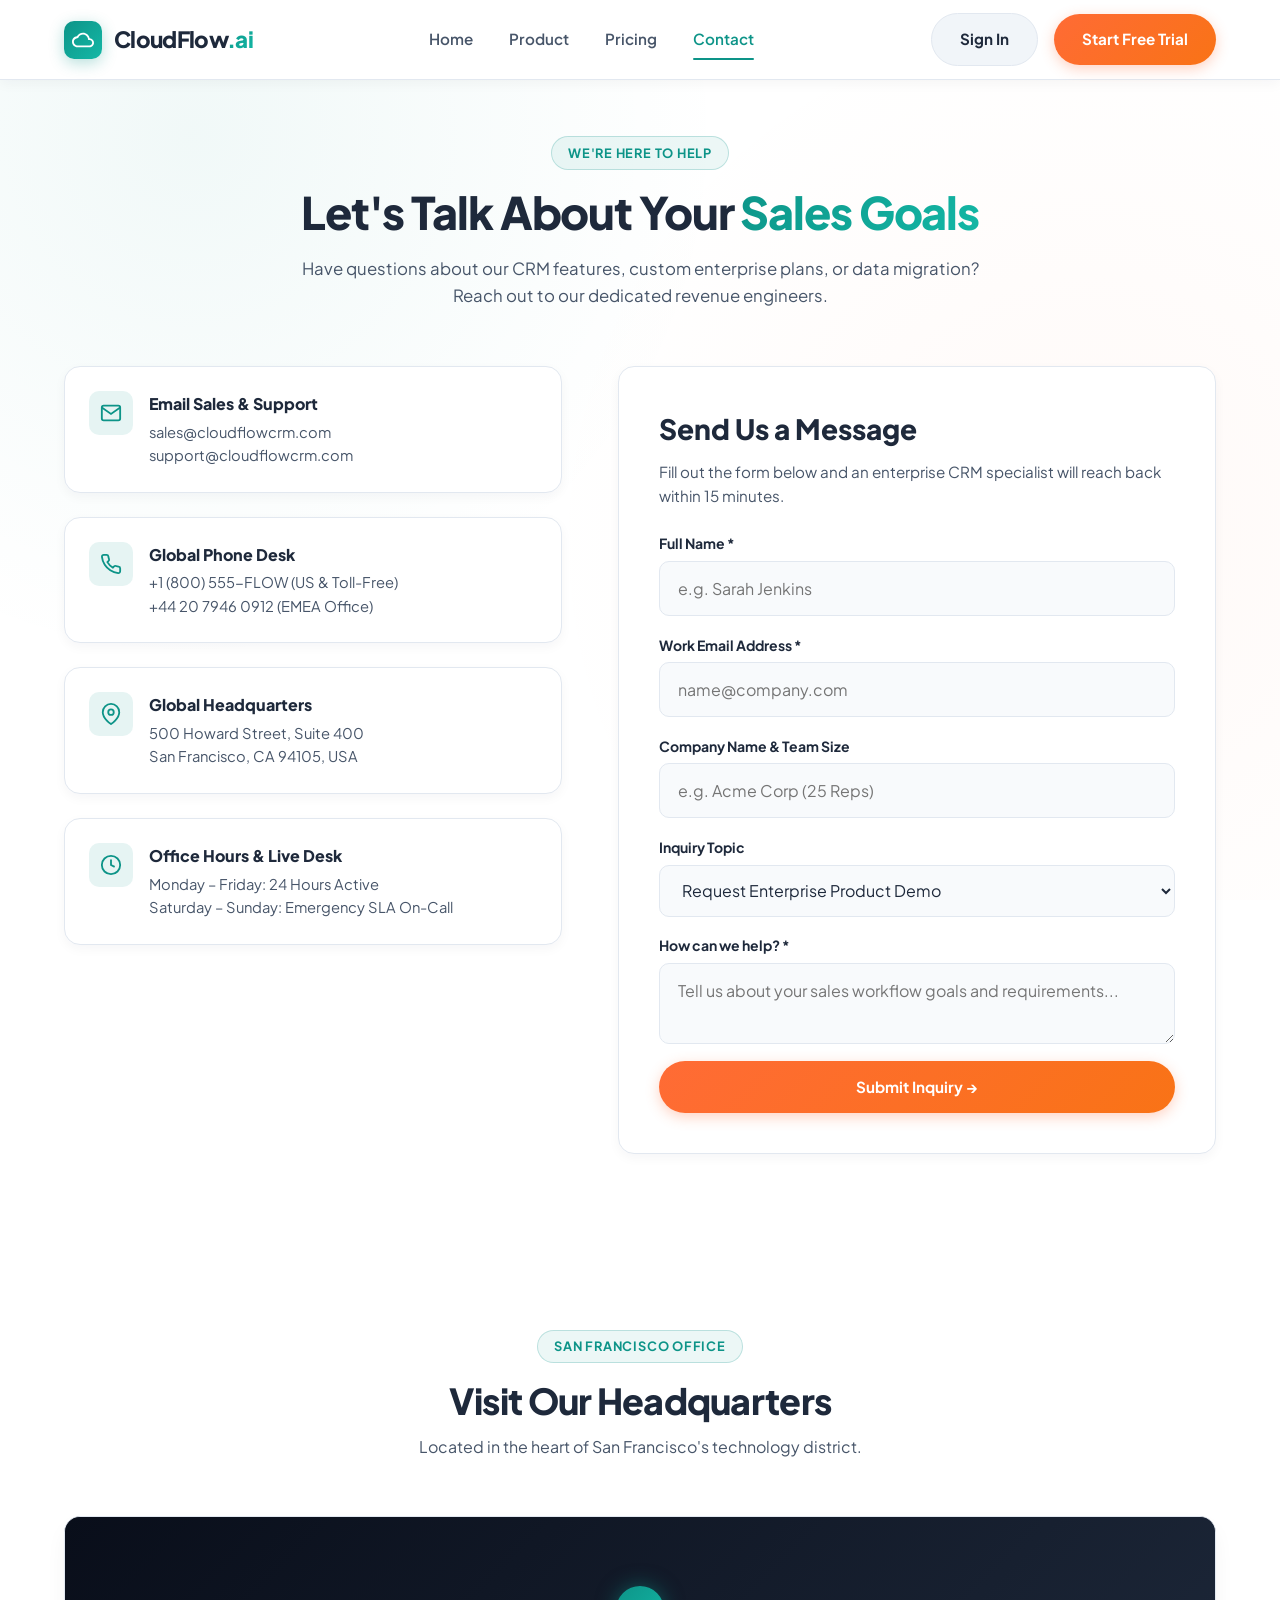
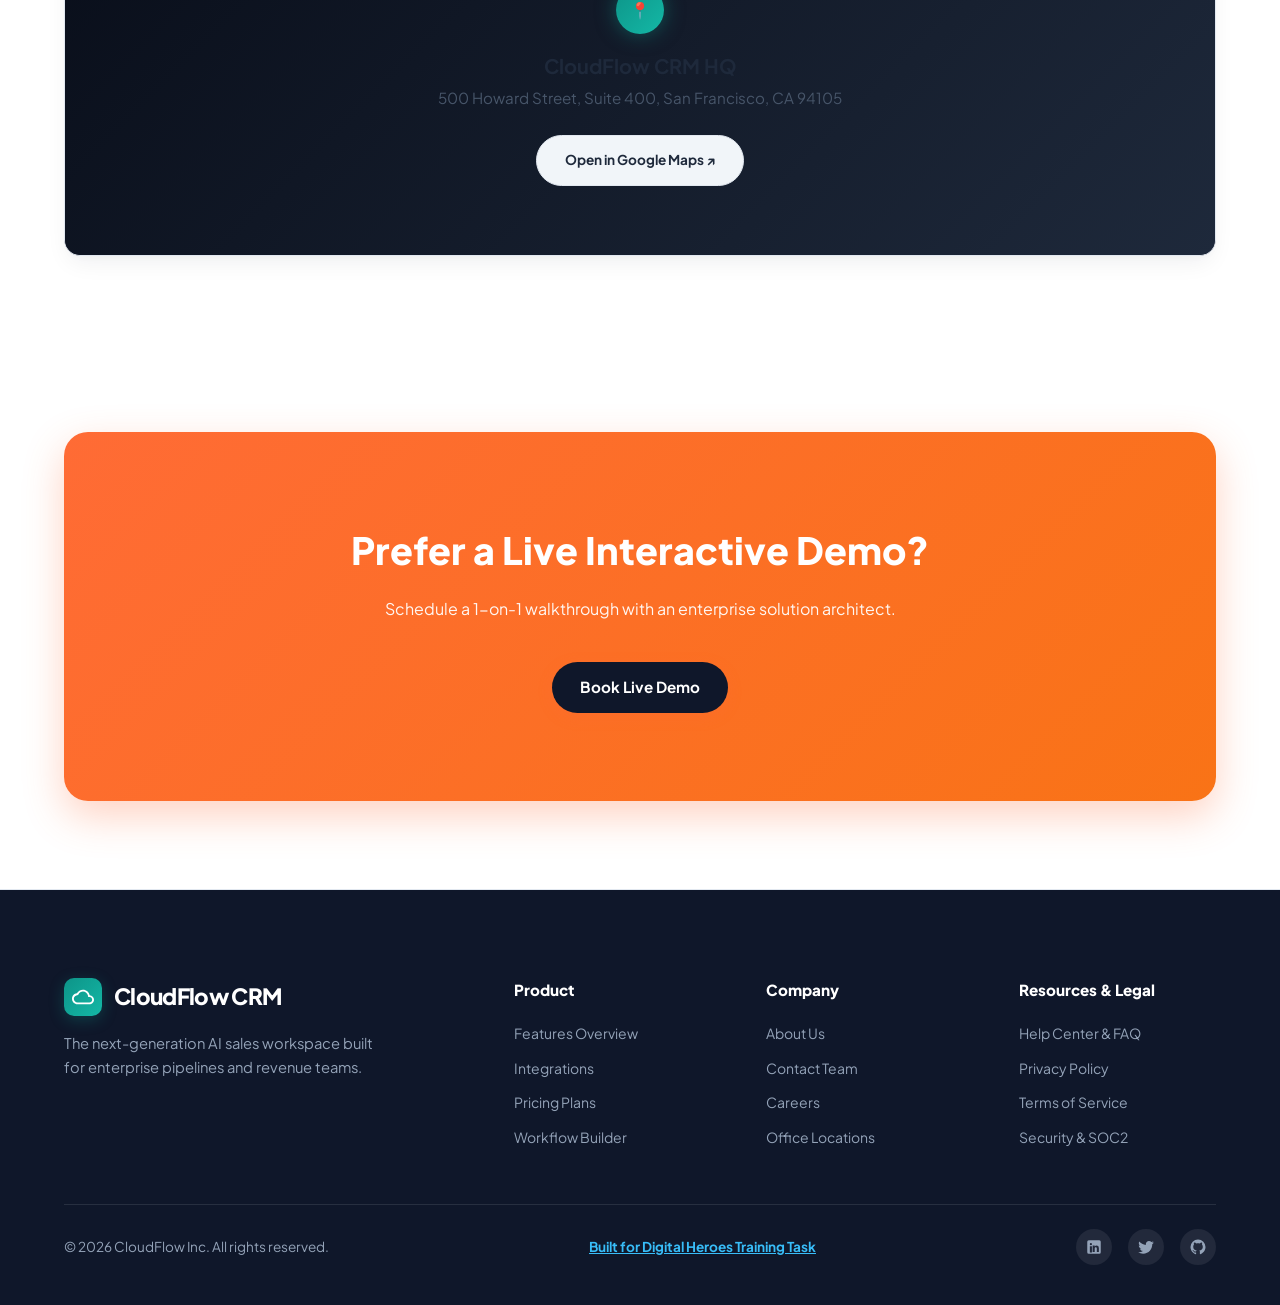
<file: cloudflow/contact.html>
<!DOCTYPE html>
<html lang="en">
<head>
  <meta charset="UTF-8">
  <meta name="viewport" content="width=device-width, initial-scale=1.0">
  <meta name="description" content="Contact CloudFlow CRM - Get in touch with our enterprise sales and technical support teams. 24/7 priority customer service, office locations, and live assistance.">
  <meta name="keywords" content="CloudFlow Contact, CRM Support, Enterprise Sales Demo, SaaS Customer Service">
  <meta name="author" content="CloudFlow CRM">
  <meta name="robots" content="index, follow">
  <link rel="canonical" href="https://cloudflowcrm.com/contact.html">

  <!-- Open Graph / Facebook -->
  <meta property="og:type" content="website">
  <meta property="og:url" content="https://cloudflowcrm.com/contact.html">
  <meta property="og:title" content="Contact CloudFlow CRM | Sales & Support">
  <meta property="og:description" content="Have questions? Speak with our CRM product experts today. Average response time under 15 minutes.">
  <meta property="og:image" content="https://cloudflowcrm.com/images/og-image.png">
  <meta property="og:site_name" content="CloudFlow CRM">

  <!-- Twitter Card -->
  <meta name="twitter:card" content="summary_large_image">
  <meta name="twitter:url" content="https://cloudflowcrm.com/contact.html">
  <meta name="twitter:title" content="Contact CloudFlow CRM | Sales & Support">
  <meta name="twitter:description" content="Have questions? Speak with our CRM product experts today. Average response time under 15 minutes.">
  <meta name="twitter:image" content="https://cloudflowcrm.com/images/og-image.png">

  <!-- Favicon -->
  <link rel="icon" type="image/svg+xml" href="favicon.svg">

  <title>Contact Us & Office Headquarters | CloudFlow CRM</title>

  <meta name="theme-color" content="#0d9488">

  <!-- Google Fonts Preconnect & Async Load -->
  <link rel="preconnect" href="https://fonts.googleapis.com">
  <link rel="preconnect" href="https://fonts.gstatic.com" crossorigin>
  <link rel="preload" as="style" href="https://fonts.googleapis.com/css2?family=Plus+Jakarta+Sans:wght@400;500;600;700;800&amp;display=swap" onload="this.onload=null;this.rel='stylesheet'">
  <noscript><link rel="stylesheet" href="https://fonts.googleapis.com/css2?family=Plus+Jakarta+Sans:wght@400;500;600;700;800&amp;display=swap"></noscript>

  <!-- Stylesheets -->
  <link rel="preload" href="css/style.css" as="style">
  <link rel="stylesheet" href="css/style.css">
  <link rel="stylesheet" href="css/responsive.css">

  <!-- JSON-LD Structured Data Schema -->
  <script type="application/ld+json">
  {
    "@context": "https://schema.org",
    "@type": "ContactPage",
    "name": "CloudFlow CRM Contact Page",
    "url": "https://cloudflowcrm.com/contact.html",
    "mainEntity": {
      "@type": "Organization",
      "name": "CloudFlow CRM Inc.",
      "telephone": "+1-800-555-FLOW",
      "email": "support@cloudflowcrm.com",
      "address": {
        "@type": "PostalAddress",
        "streetAddress": "500 Howard Street, Suite 400",
        "addressLocality": "San Francisco",
        "addressRegion": "CA",
        "postalCode": "94105",
        "addressCountry": "US"
      }
    }
  }
  </script>
</head>
<body>

  <!-- Navigation Header -->
  <header class="header" role="banner">
    <div class="container nav-container">
      <a href="index.html" class="logo" aria-label="CloudFlow CRM Homepage">
        <div class="logo-icon">
          <svg viewBox="0 0 24 24"><path d="M19.35 10.04C18.67 6.59 15.64 4 12 4 9.11 4 6.6 5.64 5.35 8.04 2.34 8.36 0 10.91 0 14c0 3.31 2.69 6 6 6h13c2.76 0 5-2.24 5-5 0-2.64-2.05-4.78-4.65-4.96zM19 18H6c-2.21 0-4-1.79-4-4 0-2.05 1.53-3.76 3.56-3.97l1.07-.11.5-.95C8.08 7.14 9.94 6 12 6c2.62 0 4.88 1.86 5.39 4.43l.3 1.5 1.53.11c1.56.1 2.78 1.41 2.78 2.96 0 1.65-1.35 3-3 3z"/></svg>
        </div>
        <span>CloudFlow<span class="text-gradient-accent">.ai</span></span>
      </a>

      <nav class="nav-links" role="navigation" aria-label="Main Navigation">
        <a href="index.html" class="nav-link">Home</a>
        <a href="product.html" class="nav-link">Product</a>
        <a href="pricing.html" class="nav-link">Pricing</a>
        <a href="contact.html" class="nav-link active">Contact</a>
      </nav>

      <div class="nav-actions">
        <a href="signin.html" class="btn btn-secondary">Sign In</a>
        <a href="signup.html" class="btn btn-primary">Start Free Trial</a>
      </div>

      <button class="hamburger-btn" aria-label="Toggle mobile menu" aria-expanded="false" aria-controls="mobile-nav">
        <span></span>
        <span></span>
        <span></span>
      </button>
    </div>
  </header>

  <!-- Mobile Drawer Navigation -->
  <div class="mobile-nav" id="mobile-nav" aria-hidden="true" role="navigation">
    <div>
      <a href="index.html" class="logo">
        <div class="logo-icon">
          <svg viewBox="0 0 24 24"><path d="M19.35 10.04C18.67 6.59 15.64 4 12 4 9.11 4 6.6 5.64 5.35 8.04 2.34 8.36 0 10.91 0 14c0 3.31 2.69 6 6 6h13c2.76 0 5-2.24 5-5 0-2.64-2.05-4.78-4.65-4.96zM19 18H6c-2.21 0-4-1.79-4-4 0-2.05 1.53-3.76 3.56-3.97l1.07-.11.5-.95C8.08 7.14 9.94 6 12 6c2.62 0 4.88 1.86 5.39 4.43l.3 1.5 1.53.11c1.56.1 2.78 1.41 2.78 2.96 0 1.65-1.35 3-3 3z"/></svg>
        </div>
        <span>CloudFlow</span>
      </a>

      <div class="mobile-nav-links">
        <a href="index.html" class="mobile-nav-link">Home</a>
        <a href="product.html" class="mobile-nav-link">Product</a>
        <a href="pricing.html" class="mobile-nav-link">Pricing</a>
        <a href="contact.html" class="mobile-nav-link active">Contact</a>
      </div>
    </div>

    <div class="mobile-nav-actions">
      <a href="pricing.html" class="btn btn-secondary" style="width: 100%;">Sign In</a>
      <a href="contact.html" class="btn btn-primary" style="width: 100%;">Start Free Trial</a>
    </div>
  </div>
  <div class="nav-overlay" aria-hidden="true"></div>

  <main id="main-content">
    <!-- Contact Hero Section -->
    <section class="hero">
      <div class="hero-glow"></div>
      <div class="container">
        <div class="hero-content">
          <div class="section-tag">We're Here to Help</div>
          <h1 class="hero-title">
            Let's Talk About Your <span class="text-gradient-accent">Sales Goals</span>
          </h1>
          <p class="hero-description">
            Have questions about our CRM features, custom enterprise plans, or data migration? Reach out to our dedicated revenue engineers.
          </p>
        </div>

        <!-- Contact Grid Layout -->
        <div class="contact-grid">
          <!-- Left Column: Company Info & Office Details -->
          <div>
            <div class="contact-info-list">
              <div class="glass-card contact-info-card">
                <div class="info-icon">
                  <svg width="22" height="22" viewBox="0 0 24 24" fill="none" stroke="currentColor" stroke-width="2"><path d="M4 4h16c1.1 0 2 .9 2 2v12c0 1.1-.9 2-2 2H4c-1.1 0-2-.9-2-2V6c0-1.1.9-2 2-2z"/><polyline points="22,6 12,13 2,6"/></svg>
                </div>
                <div class="info-details">
                  <h4>Email Sales & Support</h4>
                  <p>sales@cloudflowcrm.com</p>
                  <p>support@cloudflowcrm.com</p>
                </div>
              </div>

              <div class="glass-card contact-info-card">
                <div class="info-icon">
                  <svg width="22" height="22" viewBox="0 0 24 24" fill="none" stroke="currentColor" stroke-width="2"><path d="M22 16.92v3a2 2 0 0 1-2.18 2 19.79 19.79 0 0 1-8.63-3.07 19.5 19.5 0 0 1-6-6 19.79 19.79 0 0 1-3.07-8.67A2 2 0 0 1 4.11 2h3a2 2 0 0 1 2 1.72 12.84 12.84 0 0 0 .7 2.81 2 2 0 0 1-.45 2.11L8.09 9.91a16 16 0 0 0 6 6l1.27-1.27a2 2 0 0 1 2.11-.45 12.84 12.84 0 0 0 2.81.7A2 2 0 0 1 22 16.92z"/></svg>
                </div>
                <div class="info-details">
                  <h4>Global Phone Desk</h4>
                  <p>+1 (800) 555-FLOW (US & Toll-Free)</p>
                  <p>+44 20 7946 0912 (EMEA Office)</p>
                </div>
              </div>

              <div class="glass-card contact-info-card">
                <div class="info-icon">
                  <svg width="22" height="22" viewBox="0 0 24 24" fill="none" stroke="currentColor" stroke-width="2"><path d="M21 10c0 7-9 13-9 13s-9-6-9-13a9 9 0 0 1 18 0z"/><circle cx="12" cy="10" r="3"/></svg>
                </div>
                <div class="info-details">
                  <h4>Global Headquarters</h4>
                  <p>500 Howard Street, Suite 400</p>
                  <p>San Francisco, CA 94105, USA</p>
                </div>
              </div>

              <div class="glass-card contact-info-card">
                <div class="info-icon">
                  <svg width="22" height="22" viewBox="0 0 24 24" fill="none" stroke="currentColor" stroke-width="2"><circle cx="12" cy="12" r="10"/><polyline points="12 6 12 12 16 14"/></svg>
                </div>
                <div class="info-details">
                  <h4>Office Hours & Live Desk</h4>
                  <p>Monday – Friday: 24 Hours Active</p>
                  <p>Saturday – Sunday: Emergency SLA On-Call</p>
                </div>
              </div>
            </div>
          </div>

          <!-- Right Column: Interactive Contact Form -->
          <div class="glass-card" style="padding: var(--space-lg);">
            <h3 style="font-size: 1.75rem; font-weight: 800; margin-bottom: 0.5rem;">Send Us a Message</h3>
            <p style="color: var(--text-muted); margin-bottom: var(--space-md); font-size: 0.95rem;">
              Fill out the form below and an enterprise CRM specialist will reach back within 15 minutes.
            </p>

            <div id="form-status" class="form-status" role="alert"></div>

            <form id="contact-form" class="contact-form" novalidate>
              <div class="form-group">
                <label for="contact-name">Full Name *</label>
                <input type="text" id="contact-name" class="form-input" placeholder="e.g. Sarah Jenkins" required>
              </div>

              <div class="form-group">
                <label for="contact-email">Work Email Address *</label>
                <input type="email" id="contact-email" class="form-input" placeholder="name@company.com" required>
              </div>

              <div class="form-group">
                <label for="contact-company">Company Name & Team Size</label>
                <input type="text" id="contact-company" class="form-input" placeholder="e.g. Acme Corp (25 Reps)">
              </div>

              <div class="form-group">
                <label for="contact-topic">Inquiry Topic</label>
                <select id="contact-topic" class="form-select">
                  <option value="demo">Request Enterprise Product Demo</option>
                  <option value="pricing">Custom Pricing & Contract Quote</option>
                  <option value="migration">CRM Data Migration Assistance</option>
                  <option value="support">Technical Support Inquiry</option>
                </select>
              </div>

              <div class="form-group">
                <label for="contact-message">How can we help? *</label>
                <textarea id="contact-message" class="form-textarea" placeholder="Tell us about your sales workflow goals and requirements..." required></textarea>
              </div>

              <button type="submit" class="btn btn-primary" style="width: 100%;">
                Submit Inquiry →
              </button>
            </form>
          </div>
        </div>
      </div>
    </section>

    <!-- Embedded Google Maps Placeholder Section -->
    <section class="benefits-section">
      <div class="container">
        <div class="section-header">
          <div class="section-tag">San Francisco Office</div>
          <h2 class="section-title">Visit Our Headquarters</h2>
          <p class="section-subtitle">Located in the heart of San Francisco's technology district.</p>
        </div>

        <div class="map-container">
          <div class="map-placeholder">
            <div class="map-pin">📍</div>
            <div>
              <h3 style="font-weight: 700; color: var(--text-main); font-size: 1.25rem;">CloudFlow CRM HQ</h3>
              <p style="color: var(--text-muted); font-size: 0.95rem; margin-top: 0.25rem;">
                500 Howard Street, Suite 400, San Francisco, CA 94105
              </p>
            </div>
            <a href="https://maps.google.com" target="_blank" rel="noopener noreferrer" class="btn btn-secondary" style="margin-top: 0.5rem; font-size: 0.85rem;">
              Open in Google Maps ↗
            </a>
          </div>
        </div>
      </div>
    </section>

    <!-- CTA Section -->
    <section class="cta-section">
      <div class="container">
        <div class="cta-box">
          <h2 class="cta-title">Prefer a Live Interactive Demo?</h2>
          <p class="cta-desc">Schedule a 1-on-1 walkthrough with an enterprise solution architect.</p>
          <a href="contact.html" class="btn btn-primary" style="background: #0f172a; color: #ffffff;">Book Live Demo</a>
        </div>
      </div>
    </section>
  </main>

  <!-- Dark Professional Footer -->
  <footer class="footer" role="contentinfo">
    <div class="container">
      <div class="footer-grid">
        <div class="footer-brand">
          <a href="index.html" class="logo">
            <div class="logo-icon">
              <svg viewBox="0 0 24 24"><path d="M19.35 10.04C18.67 6.59 15.64 4 12 4 9.11 4 6.6 5.64 5.35 8.04 2.34 8.36 0 10.91 0 14c0 3.31 2.69 6 6 6h13c2.76 0 5-2.24 5-5 0-2.64-2.05-4.78-4.65-4.96zM19 18H6c-2.21 0-4-1.79-4-4 0-2.05 1.53-3.76 3.56-3.97l1.07-.11.5-.95C8.08 7.14 9.94 6 12 6c2.62 0 4.88 1.86 5.39 4.43l.3 1.5 1.53.11c1.56.1 2.78 1.41 2.78 2.96 0 1.65-1.35 3-3 3z"/></svg>
            </div>
            <span>CloudFlow CRM</span>
          </a>
          <p>The next-generation AI sales workspace built for enterprise pipelines and revenue teams.</p>
        </div>

        <div class="footer-col">
          <h4>Product</h4>
          <div class="footer-links">
            <a href="product.html">Features Overview</a>
            <a href="product.html#integrations">Integrations</a>
            <a href="pricing.html">Pricing Plans</a>
            <a href="product.html#workflow">Workflow Builder</a>
          </div>
        </div>

        <div class="footer-col">
          <h4>Company</h4>
          <div class="footer-links">
            <a href="contact.html">About Us</a>
            <a href="contact.html">Contact Team</a>
            <a href="contact.html">Careers</a>
            <a href="contact.html">Office Locations</a>
          </div>
        </div>

        <div class="footer-col">
          <h4>Resources & Legal</h4>
          <div class="footer-links">
            <a href="index.html#faq">Help Center & FAQ</a>
            <a href="contact.html">Privacy Policy</a>
            <a href="contact.html">Terms of Service</a>
            <a href="contact.html">Security & SOC2</a>
          </div>
        </div>
      </div>

      <div class="footer-bottom">
        <div>&copy; 2026 CloudFlow Inc. All rights reserved.</div>

        <div class="mandatory-credit">
          <a href="https://digitalheroesco.com" target="_blank" rel="noopener noreferrer">Built for Digital Heroes Training Task</a>
        </div>

        <div class="social-links">
          <a href="https://linkedin.com" class="social-icon" aria-label="LinkedIn"><svg width="18" height="18" fill="currentColor" viewBox="0 0 24 24"><path d="M19 3a2 2 0 0 1 2 2v14a2 2 0 0 1-2 2H5a2 2 0 0 1-2-2V5a2 2 0 0 1 2-2h14m-.5 15.5v-5.3a3.26 3.26 0 0 0-3.26-3.26c-.85 0-1.84.52-2.28 1.3v-1.11h-2.79v8.37h2.79v-4.93c0-.77.62-1.4 1.39-1.4a1.4 1.4 0 0 1 1.4 1.4v4.93h2.75M6.46 10.9v8.37H9.25V10.9H6.46M7.86 6.75a1.45 1.45 0 1 0 0 2.9 1.45 1.45 0 0 0 0-2.9z"/></svg></a>
          <a href="https://twitter.com" class="social-icon" aria-label="Twitter"><svg width="18" height="18" fill="currentColor" viewBox="0 0 24 24"><path d="M22.46 6c-.77.35-1.6.58-2.46.69.88-.53 1.56-1.37 1.88-2.38-.83.5-1.75.85-2.72 1.05C18.37 4.5 17.26 4 16 4c-2.35 0-4.27 1.92-4.27 4.29 0 .34.04.67.11.98C8.28 9.09 5.11 7.38 3 4.79c-.37.63-.58 1.37-.58 2.15 0 1.49.75 2.81 1.91 3.56-.71 0-1.37-.2-1.95-.5v.05c0 2.08 1.48 3.82 3.44 4.21a4.22 4.22 0 0 1-1.93.07 4.28 4.28 0 0 0 4 2.98 8.58 8.58 0 0 1-5.33 1.84c-.34 0-.68-.02-1.02-.06C3.44 20.29 5.7 21 8.12 21 16 21 20.33 14.46 20.33 8.79c0-.19 0-.37-.01-.56.84-.6 1.56-1.36 2.14-2.23z"/></svg></a>
          <a href="https://github.com" class="social-icon" aria-label="GitHub"><svg width="18" height="18" fill="currentColor" viewBox="0 0 24 24"><path d="M12 2A10 10 0 0 0 2 12c0 4.42 2.87 8.17 6.84 9.5.5.08.66-.23.66-.5v-1.69c-2.77.6-3.36-1.34-3.36-1.34-.46-1.16-1.11-1.47-1.11-1.47-.91-.62.07-.6.07-.6 1 .07 1.53 1.03 1.53 1.03.87 1.52 2.34 1.07 2.91.83.1-.65.35-1.09.63-1.34-2.22-.25-4.55-1.11-4.55-4.92 0-1.11.38-2 1.03-2.71-.1-.25-.45-1.29.1-2.64 0 0 .84-.27 2.75 1.02.79-.22 1.65-.33 2.5-.33.85 0 1.71.11 2.5.33 1.91-1.29 2.75-1.02 2.75-1.02.55 1.35.2 2.39.1 2.64.65.71 1.03 1.6 1.03 2.71 0 3.82-2.34 4.66-4.57 4.91.36.31.69.92.69 1.85V21c0 .27.16.59.67.5C19.14 20.16 22 16.42 22 12A10 10 0 0 0 12 2z"/></svg></a>
        </div>
      </div>
    </div>
  </footer>

  <!-- Back to Top Button -->
  <button class="back-to-top" aria-label="Back to top">↑</button>

  <!-- Script -->
  <script src="js/script.js"></script>
</body>
</html>
</file>
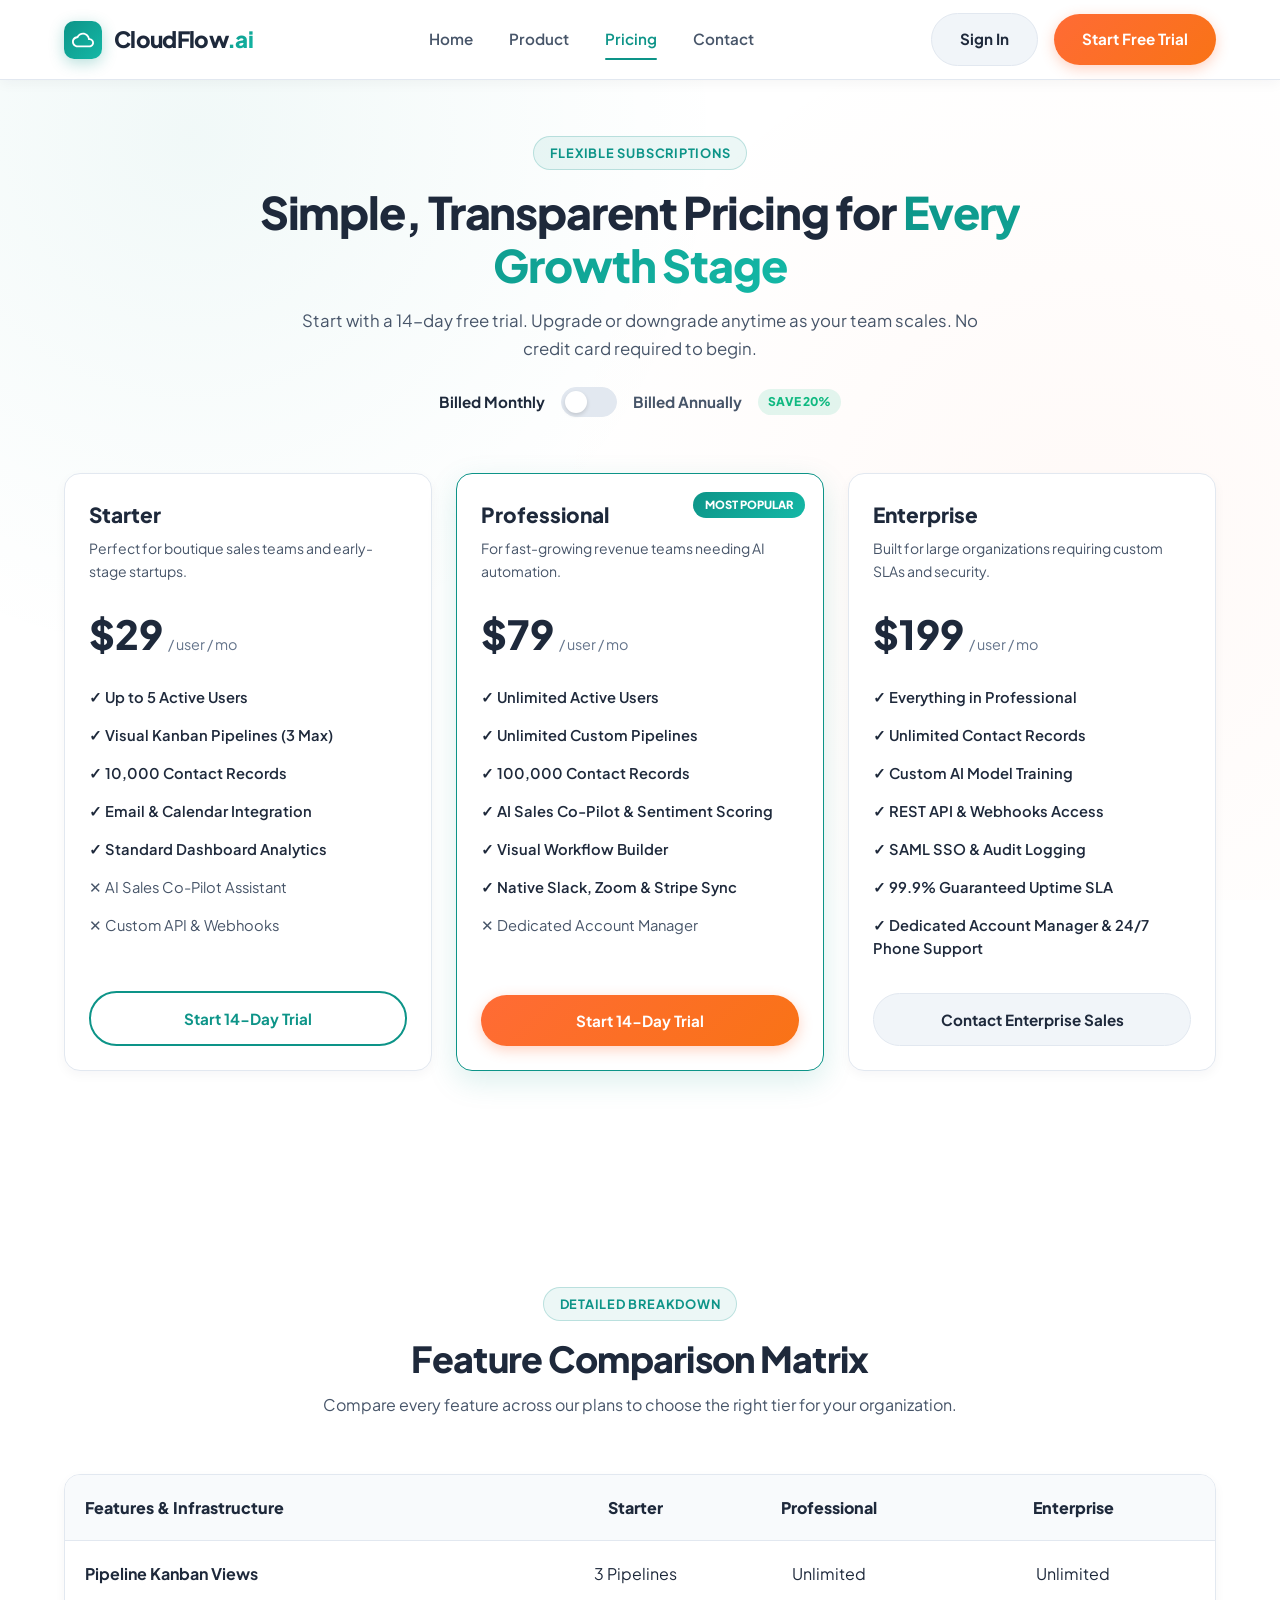
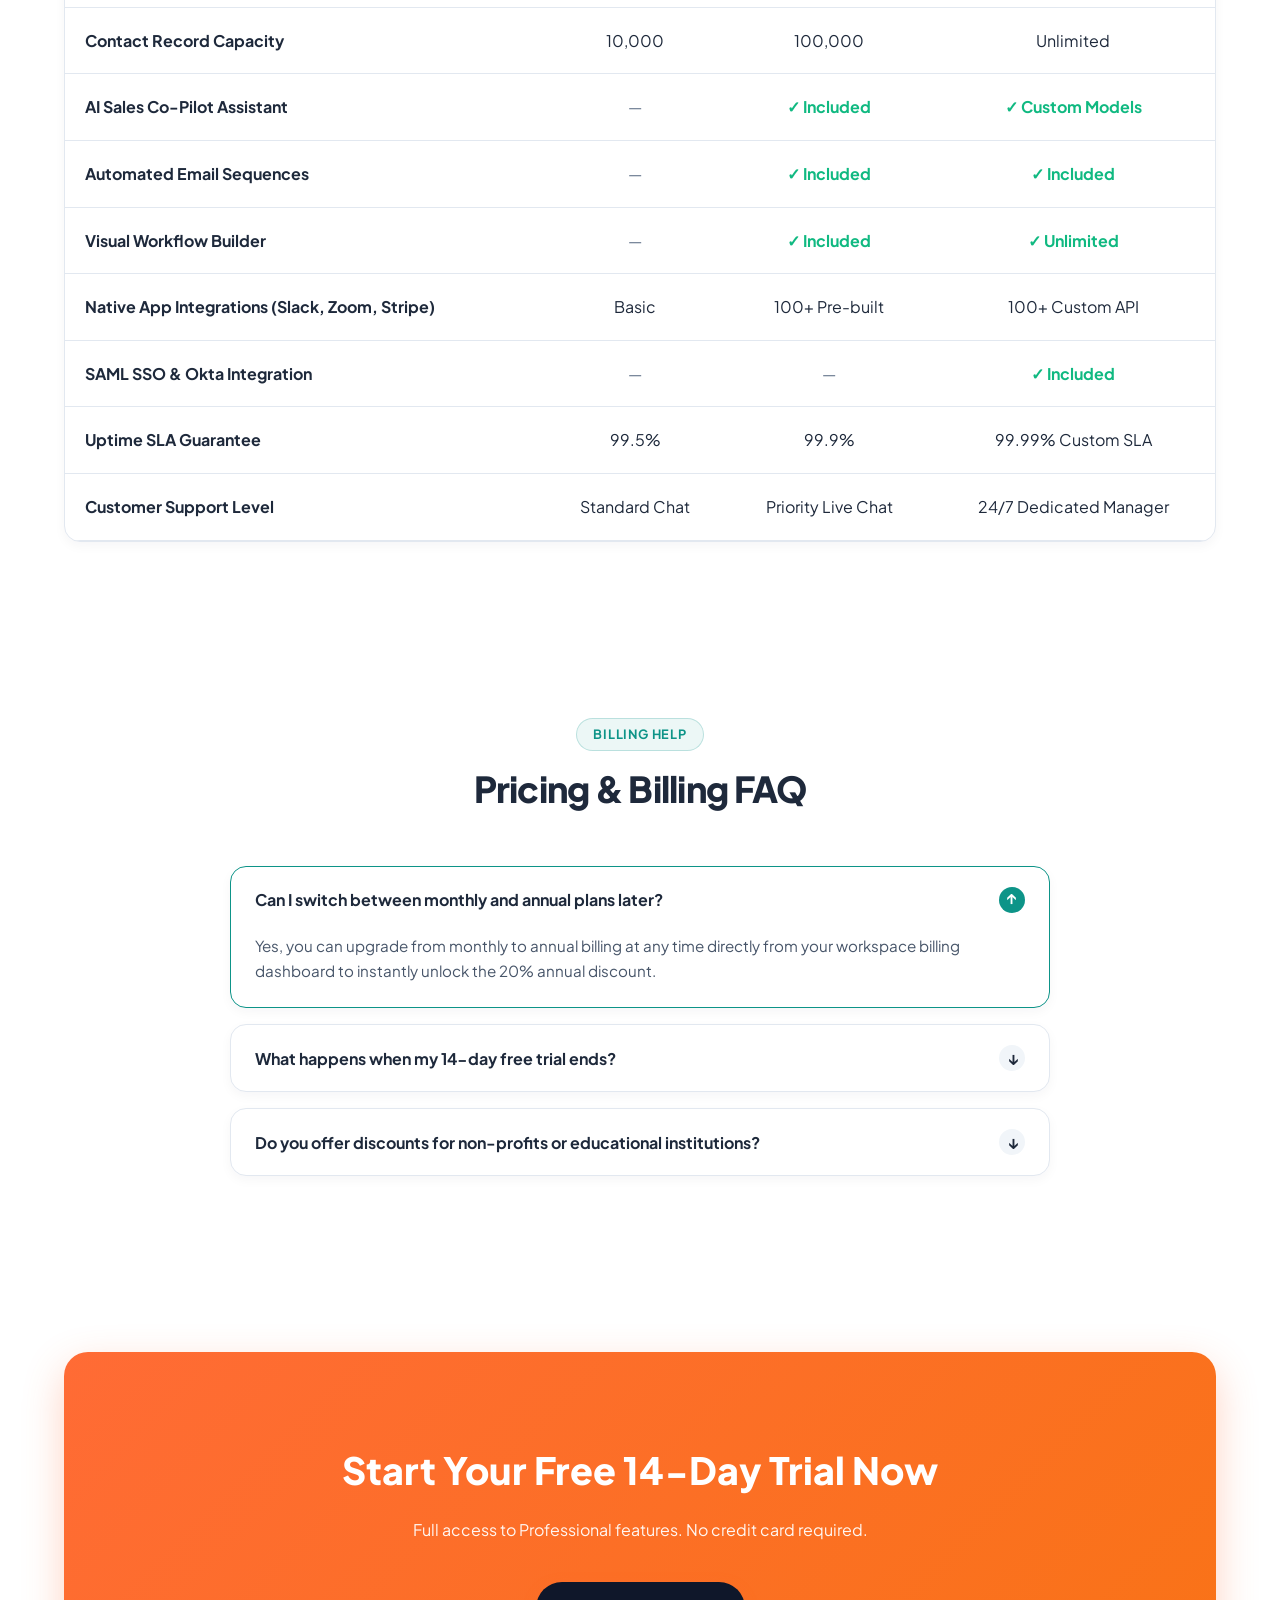
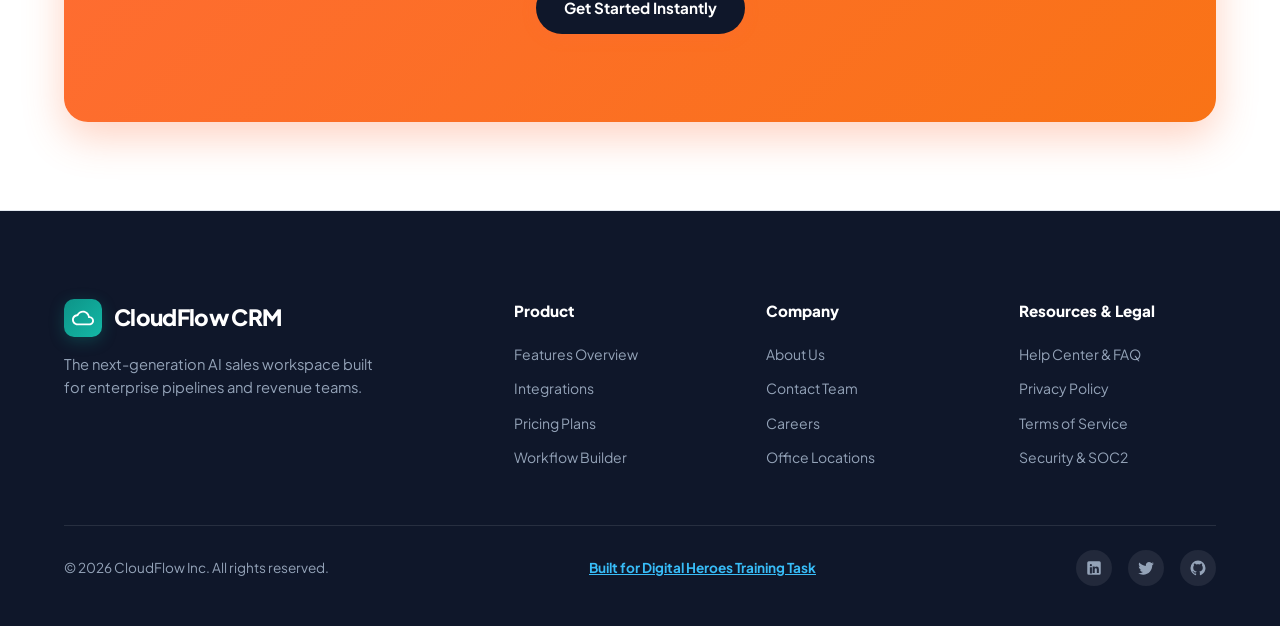
<file: cloudflow/pricing.html>
<!DOCTYPE html>
<html lang="en">
<head>
  <meta charset="UTF-8">
  <meta name="viewport" content="width=device-width, initial-scale=1.0">
  <meta name="description" content="CloudFlow CRM Pricing Plans - Transparent, scalable plans for teams of all sizes. Starter ($29/mo), Professional ($79/mo), and Enterprise ($199/mo). Free 14-day trial.">
  <meta name="keywords" content="CRM Pricing, SaaS Plans, B2B CRM Cost, Enterprise Sales Automation Pricing">
  <meta name="author" content="CloudFlow CRM">
  <meta name="robots" content="index, follow">
  <link rel="canonical" href="https://cloudflowcrm.com/pricing.html">

  <!-- Open Graph / Facebook -->
  <meta property="og:type" content="website">
  <meta property="og:url" content="https://cloudflowcrm.com/pricing.html">
  <meta property="og:title" content="Transparent Pricing Plans | CloudFlow CRM">
  <meta property="og:description" content="Pick the plan that fits your growth. Flexible monthly or annual billing with a 20% discount. No hidden fees.">
  <meta property="og:image" content="https://cloudflowcrm.com/images/og-image.png">
  <meta property="og:site_name" content="CloudFlow CRM">

  <!-- Twitter Card -->
  <meta name="twitter:card" content="summary_large_image">
  <meta name="twitter:url" content="https://cloudflowcrm.com/pricing.html">
  <meta name="twitter:title" content="Transparent Pricing Plans | CloudFlow CRM">
  <meta name="twitter:description" content="Pick the plan that fits your growth. Flexible monthly or annual billing with a 20% discount. No hidden fees.">
  <meta name="twitter:image" content="https://cloudflowcrm.com/images/og-image.png">

  <!-- Favicon -->
  <link rel="icon" type="image/svg+xml" href="favicon.svg">

  <title>Pricing Plans & Feature Matrix | CloudFlow CRM</title>

  <meta name="theme-color" content="#0d9488">

  <!-- Google Fonts Preconnect & Async Load -->
  <link rel="preconnect" href="https://fonts.googleapis.com">
  <link rel="preconnect" href="https://fonts.gstatic.com" crossorigin>
  <link rel="preload" as="style" href="https://fonts.googleapis.com/css2?family=Plus+Jakarta+Sans:wght@400;500;600;700;800&amp;display=swap" onload="this.onload=null;this.rel='stylesheet'">
  <noscript><link rel="stylesheet" href="https://fonts.googleapis.com/css2?family=Plus+Jakarta+Sans:wght@400;500;600;700;800&amp;display=swap"></noscript>

  <!-- Stylesheets -->
  <link rel="preload" href="css/style.css" as="style">
  <link rel="stylesheet" href="css/style.css">
  <link rel="stylesheet" href="css/responsive.css">

  <!-- JSON-LD Structured Data Schema -->
  <script type="application/ld+json">
  {
    "@context": "https://schema.org",
    "@type": "OfferCatalog",
    "name": "CloudFlow CRM Subscriptions",
    "itemListElement": [
      {
        "@type": "Offer",
        "itemOffered": {
          "@type": "Product",
          "name": "Starter Plan"
        },
        "price": "29.00",
        "priceCurrency": "USD"
      },
      {
        "@type": "Offer",
        "itemOffered": {
          "@type": "Product",
          "name": "Professional Plan"
        },
        "price": "79.00",
        "priceCurrency": "USD"
      },
      {
        "@type": "Offer",
        "itemOffered": {
          "@type": "Product",
          "name": "Enterprise Plan"
        },
        "price": "199.00",
        "priceCurrency": "USD"
      }
    ]
  }
  </script>
</head>
<body>

  <!-- Navigation Header -->
  <header class="header" role="banner">
    <div class="container nav-container">
      <a href="index.html" class="logo" aria-label="CloudFlow CRM Homepage">
        <div class="logo-icon">
          <svg viewBox="0 0 24 24"><path d="M19.35 10.04C18.67 6.59 15.64 4 12 4 9.11 4 6.6 5.64 5.35 8.04 2.34 8.36 0 10.91 0 14c0 3.31 2.69 6 6 6h13c2.76 0 5-2.24 5-5 0-2.64-2.05-4.78-4.65-4.96zM19 18H6c-2.21 0-4-1.79-4-4 0-2.05 1.53-3.76 3.56-3.97l1.07-.11.5-.95C8.08 7.14 9.94 6 12 6c2.62 0 4.88 1.86 5.39 4.43l.3 1.5 1.53.11c1.56.1 2.78 1.41 2.78 2.96 0 1.65-1.35 3-3 3z"/></svg>
        </div>
        <span>CloudFlow<span class="text-gradient-accent">.ai</span></span>
      </a>

      <nav class="nav-links" role="navigation" aria-label="Main Navigation">
        <a href="index.html" class="nav-link">Home</a>
        <a href="product.html" class="nav-link">Product</a>
        <a href="pricing.html" class="nav-link active">Pricing</a>
        <a href="contact.html" class="nav-link">Contact</a>
      </nav>

      <div class="nav-actions">
        <a href="signin.html" class="btn btn-secondary">Sign In</a>
        <a href="signup.html" class="btn btn-primary">Start Free Trial</a>
      </div>

      <button class="hamburger-btn" aria-label="Toggle mobile menu" aria-expanded="false" aria-controls="mobile-nav">
        <span></span>
        <span></span>
        <span></span>
      </button>
    </div>
  </header>

  <!-- Mobile Drawer Navigation -->
  <div class="mobile-nav" id="mobile-nav" aria-hidden="true" role="navigation">
    <div>
      <a href="index.html" class="logo">
        <div class="logo-icon">
          <svg viewBox="0 0 24 24"><path d="M19.35 10.04C18.67 6.59 15.64 4 12 4 9.11 4 6.6 5.64 5.35 8.04 2.34 8.36 0 10.91 0 14c0 3.31 2.69 6 6 6h13c2.76 0 5-2.24 5-5 0-2.64-2.05-4.78-4.65-4.96zM19 18H6c-2.21 0-4-1.79-4-4 0-2.05 1.53-3.76 3.56-3.97l1.07-.11.5-.95C8.08 7.14 9.94 6 12 6c2.62 0 4.88 1.86 5.39 4.43l.3 1.5 1.53.11c1.56.1 2.78 1.41 2.78 2.96 0 1.65-1.35 3-3 3z"/></svg>
        </div>
        <span>CloudFlow</span>
      </a>

      <div class="mobile-nav-links">
        <a href="index.html" class="mobile-nav-link">Home</a>
        <a href="product.html" class="mobile-nav-link">Product</a>
        <a href="pricing.html" class="mobile-nav-link active">Pricing</a>
        <a href="contact.html" class="mobile-nav-link">Contact</a>
      </div>
    </div>

    <div class="mobile-nav-actions">
      <a href="pricing.html" class="btn btn-secondary" style="width: 100%;">Sign In</a>
      <a href="contact.html" class="btn btn-primary" style="width: 100%;">Start Free Trial</a>
    </div>
  </div>
  <div class="nav-overlay" aria-hidden="true"></div>

  <main id="main-content">
    <!-- Pricing Hero Section -->
    <section class="hero" style="padding-bottom: var(--space-lg);">
      <div class="hero-glow"></div>
      <div class="container">
        <div class="hero-content">
          <div class="section-tag">Flexible Subscriptions</div>
          <h1 class="hero-title">
            Simple, Transparent Pricing for <span class="text-gradient-accent">Every Growth Stage</span>
          </h1>
          <p class="hero-description">
            Start with a 14-day free trial. Upgrade or downgrade anytime as your team scales. No credit card required to begin.
          </p>

          <!-- Billing Toggle Switcher -->
          <div class="pricing-toggle-wrapper">
            <span class="pricing-toggle-label active" id="label-monthly">Billed Monthly</span>
            <label class="switch">
              <input type="checkbox" id="billing-toggle" aria-label="Toggle annual billing">
              <span class="slider"></span>
            </label>
            <span class="pricing-toggle-label" id="label-annual">Billed Annually</span>
            <span class="discount-badge">SAVE 20%</span>
          </div>
        </div>

        <!-- 3 Pricing Cards Grid -->
        <div class="pricing-grid">
          <!-- Tier 1: Starter -->
          <div class="glass-card pricing-card">
            <div>
              <h3 class="plan-name">Starter</h3>
              <p class="plan-desc">Perfect for boutique sales teams and early-stage startups.</p>
              <div class="plan-price-wrapper">
                <span class="plan-price" data-monthly="$29" data-annual="$23">$29</span>
                <span class="plan-period">/ user / mo</span>
              </div>

              <div class="plan-features">
                <div class="feature-check active">✓ Up to 5 Active Users</div>
                <div class="feature-check active">✓ Visual Kanban Pipelines (3 Max)</div>
                <div class="feature-check active">✓ 10,000 Contact Records</div>
                <div class="feature-check active">✓ Email & Calendar Integration</div>
                <div class="feature-check active">✓ Standard Dashboard Analytics</div>
                <div class="feature-check">✕ AI Sales Co-Pilot Assistant</div>
                <div class="feature-check">✕ Custom API & Webhooks</div>
              </div>
            </div>
            <a href="contact.html" class="btn btn-outline" style="width: 100%;">Start 14-Day Trial</a>
          </div>

          <!-- Tier 2: Professional (Popular) -->
          <div class="glass-card pricing-card popular">
            <div class="popular-badge">Most Popular</div>
            <div>
              <h3 class="plan-name">Professional</h3>
              <p class="plan-desc">For fast-growing revenue teams needing AI automation.</p>
              <div class="plan-price-wrapper">
                <span class="plan-price" data-monthly="$79" data-annual="$63">$79</span>
                <span class="plan-period">/ user / mo</span>
              </div>

              <div class="plan-features">
                <div class="feature-check active">✓ Unlimited Active Users</div>
                <div class="feature-check active">✓ Unlimited Custom Pipelines</div>
                <div class="feature-check active">✓ 100,000 Contact Records</div>
                <div class="feature-check active">✓ AI Sales Co-Pilot & Sentiment Scoring</div>
                <div class="feature-check active">✓ Visual Workflow Builder</div>
                <div class="feature-check active">✓ Native Slack, Zoom & Stripe Sync</div>
                <div class="feature-check">✕ Dedicated Account Manager</div>
              </div>
            </div>
            <a href="contact.html" class="btn btn-primary" style="width: 100%;">Start 14-Day Trial</a>
          </div>

          <!-- Tier 3: Enterprise -->
          <div class="glass-card pricing-card">
            <div>
              <h3 class="plan-name">Enterprise</h3>
              <p class="plan-desc">Built for large organizations requiring custom SLAs and security.</p>
              <div class="plan-price-wrapper">
                <span class="plan-price" data-monthly="$199" data-annual="$159">$199</span>
                <span class="plan-period">/ user / mo</span>
              </div>

              <div class="plan-features">
                <div class="feature-check active">✓ Everything in Professional</div>
                <div class="feature-check active">✓ Unlimited Contact Records</div>
                <div class="feature-check active">✓ Custom AI Model Training</div>
                <div class="feature-check active">✓ REST API & Webhooks Access</div>
                <div class="feature-check active">✓ SAML SSO & Audit Logging</div>
                <div class="feature-check active">✓ 99.9% Guaranteed Uptime SLA</div>
                <div class="feature-check active">✓ Dedicated Account Manager & 24/7 Phone Support</div>
              </div>
            </div>
            <a href="contact.html" class="btn btn-secondary" style="width: 100%;">Contact Enterprise Sales</a>
          </div>
        </div>
      </div>
    </section>

    <!-- Comprehensive Feature Comparison Table Matrix -->
    <section class="benefits-section">
      <div class="container">
        <div class="section-header">
          <div class="section-tag">Detailed Breakdown</div>
          <h2 class="section-title">Feature Comparison Matrix</h2>
          <p class="section-subtitle">Compare every feature across our plans to choose the right tier for your organization.</p>
        </div>

        <div class="table-wrapper">
          <table class="comparison-table" aria-label="Feature Comparison Matrix">
            <thead>
              <tr>
                <th>Features & Infrastructure</th>
                <th>Starter</th>
                <th>Professional</th>
                <th>Enterprise</th>
              </tr>
            </thead>
            <tbody>
              <tr>
                <td><strong>Pipeline Kanban Views</strong></td>
                <td>3 Pipelines</td>
                <td>Unlimited</td>
                <td>Unlimited</td>
              </tr>
              <tr>
                <td><strong>Contact Record Capacity</strong></td>
                <td>10,000</td>
                <td>100,000</td>
                <td>Unlimited</td>
              </tr>
              <tr>
                <td><strong>AI Sales Co-Pilot Assistant</strong></td>
                <td><span class="dash-mark">—</span></td>
                <td><span class="check-mark">✓ Included</span></td>
                <td><span class="check-mark">✓ Custom Models</span></td>
              </tr>
              <tr>
                <td><strong>Automated Email Sequences</strong></td>
                <td><span class="dash-mark">—</span></td>
                <td><span class="check-mark">✓ Included</span></td>
                <td><span class="check-mark">✓ Included</span></td>
              </tr>
              <tr>
                <td><strong>Visual Workflow Builder</strong></td>
                <td><span class="dash-mark">—</span></td>
                <td><span class="check-mark">✓ Included</span></td>
                <td><span class="check-mark">✓ Unlimited</span></td>
              </tr>
              <tr>
                <td><strong>Native App Integrations (Slack, Zoom, Stripe)</strong></td>
                <td>Basic</td>
                <td>100+ Pre-built</td>
                <td>100+ Custom API</td>
              </tr>
              <tr>
                <td><strong>SAML SSO & Okta Integration</strong></td>
                <td><span class="dash-mark">—</span></td>
                <td><span class="dash-mark">—</span></td>
                <td><span class="check-mark">✓ Included</span></td>
              </tr>
              <tr>
                <td><strong>Uptime SLA Guarantee</strong></td>
                <td>99.5%</td>
                <td>99.9%</td>
                <td>99.99% Custom SLA</td>
              </tr>
              <tr>
                <td><strong>Customer Support Level</strong></td>
                <td>Standard Chat</td>
                <td>Priority Live Chat</td>
                <td>24/7 Dedicated Manager</td>
              </tr>
            </tbody>
          </table>
        </div>
      </div>
    </section>

    <!-- Pricing FAQ Section -->
    <section class="faq-section">
      <div class="container">
        <div class="section-header">
          <div class="section-tag">Billing Help</div>
          <h2 class="section-title">Pricing & Billing FAQ</h2>
        </div>

        <div class="faq-list">
          <div class="faq-item active">
            <button class="faq-question" aria-expanded="true">
              <span>Can I switch between monthly and annual plans later?</span>
              <span class="faq-toggle-icon">↓</span>
            </button>
            <div class="faq-answer">
              <p>Yes, you can upgrade from monthly to annual billing at any time directly from your workspace billing dashboard to instantly unlock the 20% annual discount.</p>
            </div>
          </div>

          <div class="faq-item">
            <button class="faq-question" aria-expanded="false">
              <span>What happens when my 14-day free trial ends?</span>
              <span class="faq-toggle-icon">↓</span>
            </button>
            <div class="faq-answer">
              <p>At the end of your 14-day trial, you can enter your payment details to select your desired plan. If you choose not to subscribe immediately, your account converts to a read-only archive with zero data loss.</p>
            </div>
          </div>

          <div class="faq-item">
            <button class="faq-question" aria-expanded="false">
              <span>Do you offer discounts for non-profits or educational institutions?</span>
              <span class="faq-toggle-icon">↓</span>
            </button>
            <div class="faq-answer">
              <p>Yes! We offer a 30% discount for registered non-profit organizations and accredited educational institutions. Contact our billing team to verify your status.</p>
            </div>
          </div>
        </div>
      </div>
    </section>

    <!-- CTA Section -->
    <section class="cta-section">
      <div class="container">
        <div class="cta-box">
          <h2 class="cta-title">Start Your Free 14-Day Trial Now</h2>
          <p class="cta-desc">Full access to Professional features. No credit card required.</p>
          <a href="contact.html" class="btn btn-primary" style="background: #0f172a; color: #ffffff;">Get Started Instantly</a>
        </div>
      </div>
    </section>
  </main>

  <!-- Dark Professional Footer -->
  <footer class="footer" role="contentinfo">
    <div class="container">
      <div class="footer-grid">
        <div class="footer-brand">
          <a href="index.html" class="logo">
            <div class="logo-icon">
              <svg viewBox="0 0 24 24"><path d="M19.35 10.04C18.67 6.59 15.64 4 12 4 9.11 4 6.6 5.64 5.35 8.04 2.34 8.36 0 10.91 0 14c0 3.31 2.69 6 6 6h13c2.76 0 5-2.24 5-5 0-2.64-2.05-4.78-4.65-4.96zM19 18H6c-2.21 0-4-1.79-4-4 0-2.05 1.53-3.76 3.56-3.97l1.07-.11.5-.95C8.08 7.14 9.94 6 12 6c2.62 0 4.88 1.86 5.39 4.43l.3 1.5 1.53.11c1.56.1 2.78 1.41 2.78 2.96 0 1.65-1.35 3-3 3z"/></svg>
            </div>
            <span>CloudFlow CRM</span>
          </a>
          <p>The next-generation AI sales workspace built for enterprise pipelines and revenue teams.</p>
        </div>

        <div class="footer-col">
          <h4>Product</h4>
          <div class="footer-links">
            <a href="product.html">Features Overview</a>
            <a href="product.html#integrations">Integrations</a>
            <a href="pricing.html">Pricing Plans</a>
            <a href="product.html#workflow">Workflow Builder</a>
          </div>
        </div>

        <div class="footer-col">
          <h4>Company</h4>
          <div class="footer-links">
            <a href="contact.html">About Us</a>
            <a href="contact.html">Contact Team</a>
            <a href="contact.html">Careers</a>
            <a href="contact.html">Office Locations</a>
          </div>
        </div>

        <div class="footer-col">
          <h4>Resources & Legal</h4>
          <div class="footer-links">
            <a href="index.html#faq">Help Center & FAQ</a>
            <a href="contact.html">Privacy Policy</a>
            <a href="contact.html">Terms of Service</a>
            <a href="contact.html">Security & SOC2</a>
          </div>
        </div>
      </div>

      <div class="footer-bottom">
        <div>&copy; 2026 CloudFlow Inc. All rights reserved.</div>

        <div class="mandatory-credit">
          <a href="https://digitalheroesco.com" target="_blank" rel="noopener noreferrer">Built for Digital Heroes Training Task</a>
        </div>

        <div class="social-links">
          <a href="https://linkedin.com" class="social-icon" aria-label="LinkedIn"><svg width="18" height="18" fill="currentColor" viewBox="0 0 24 24"><path d="M19 3a2 2 0 0 1 2 2v14a2 2 0 0 1-2 2H5a2 2 0 0 1-2-2V5a2 2 0 0 1 2-2h14m-.5 15.5v-5.3a3.26 3.26 0 0 0-3.26-3.26c-.85 0-1.84.52-2.28 1.3v-1.11h-2.79v8.37h2.79v-4.93c0-.77.62-1.4 1.39-1.4a1.4 1.4 0 0 1 1.4 1.4v4.93h2.75M6.46 10.9v8.37H9.25V10.9H6.46M7.86 6.75a1.45 1.45 0 1 0 0 2.9 1.45 1.45 0 0 0 0-2.9z"/></svg></a>
          <a href="https://twitter.com" class="social-icon" aria-label="Twitter"><svg width="18" height="18" fill="currentColor" viewBox="0 0 24 24"><path d="M22.46 6c-.77.35-1.6.58-2.46.69.88-.53 1.56-1.37 1.88-2.38-.83.5-1.75.85-2.72 1.05C18.37 4.5 17.26 4 16 4c-2.35 0-4.27 1.92-4.27 4.29 0 .34.04.67.11.98C8.28 9.09 5.11 7.38 3 4.79c-.37.63-.58 1.37-.58 2.15 0 1.49.75 2.81 1.91 3.56-.71 0-1.37-.2-1.95-.5v.05c0 2.08 1.48 3.82 3.44 4.21a4.22 4.22 0 0 1-1.93.07 4.28 4.28 0 0 0 4 2.98 8.58 8.58 0 0 1-5.33 1.84c-.34 0-.68-.02-1.02-.06C3.44 20.29 5.7 21 8.12 21 16 21 20.33 14.46 20.33 8.79c0-.19 0-.37-.01-.56.84-.6 1.56-1.36 2.14-2.23z"/></svg></a>
          <a href="https://github.com" class="social-icon" aria-label="GitHub"><svg width="18" height="18" fill="currentColor" viewBox="0 0 24 24"><path d="M12 2A10 10 0 0 0 2 12c0 4.42 2.87 8.17 6.84 9.5.5.08.66-.23.66-.5v-1.69c-2.77.6-3.36-1.34-3.36-1.34-.46-1.16-1.11-1.47-1.11-1.47-.91-.62.07-.6.07-.6 1 .07 1.53 1.03 1.53 1.03.87 1.52 2.34 1.07 2.91.83.1-.65.35-1.09.63-1.34-2.22-.25-4.55-1.11-4.55-4.92 0-1.11.38-2 1.03-2.71-.1-.25-.45-1.29.1-2.64 0 0 .84-.27 2.75 1.02.79-.22 1.65-.33 2.5-.33.85 0 1.71.11 2.5.33 1.91-1.29 2.75-1.02 2.75-1.02.55 1.35.2 2.39.1 2.64.65.71 1.03 1.6 1.03 2.71 0 3.82-2.34 4.66-4.57 4.91.36.31.69.92.69 1.85V21c0 .27.16.59.67.5C19.14 20.16 22 16.42 22 12A10 10 0 0 0 12 2z"/></svg></a>
        </div>
      </div>
    </div>
  </footer>

  <!-- Back to Top Button -->
  <button class="back-to-top" aria-label="Back to top">↑</button>

  <!-- Script -->
  <script src="js/script.js"></script>
</body>
</html>
</file>
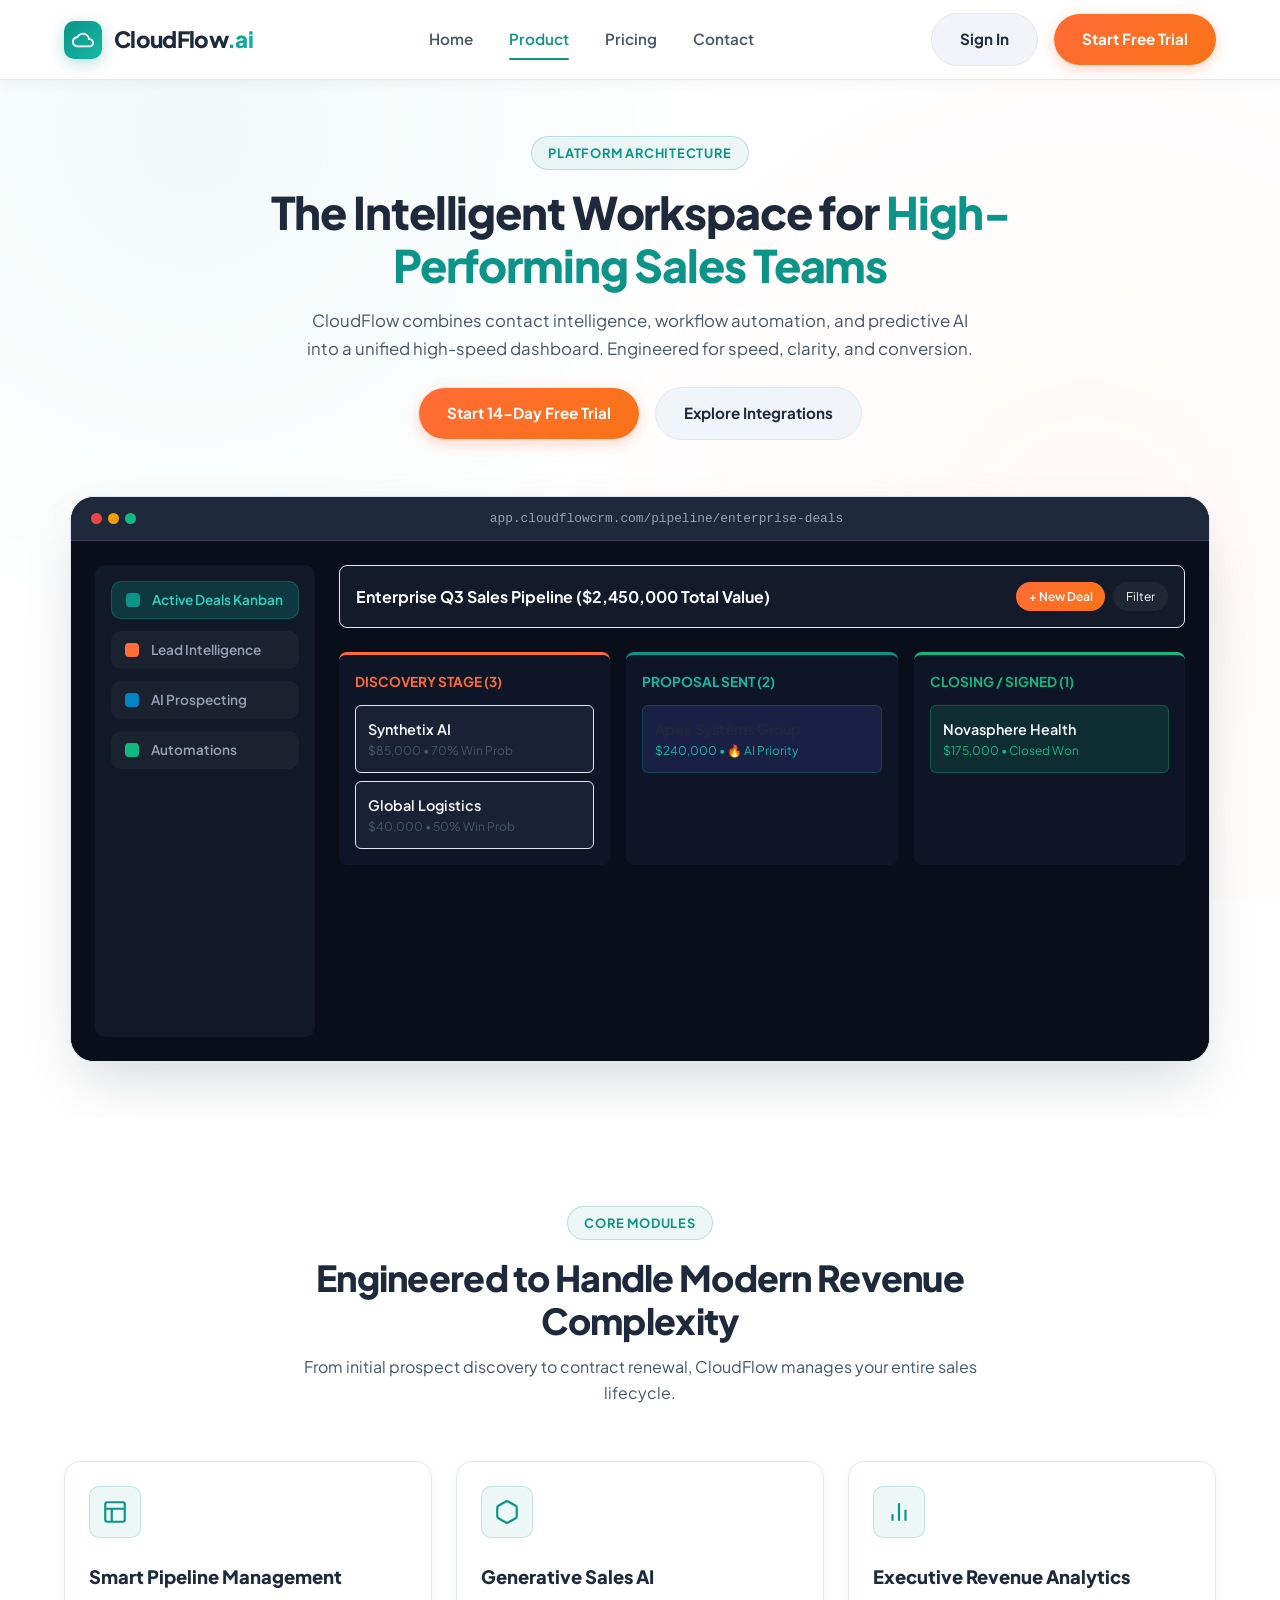
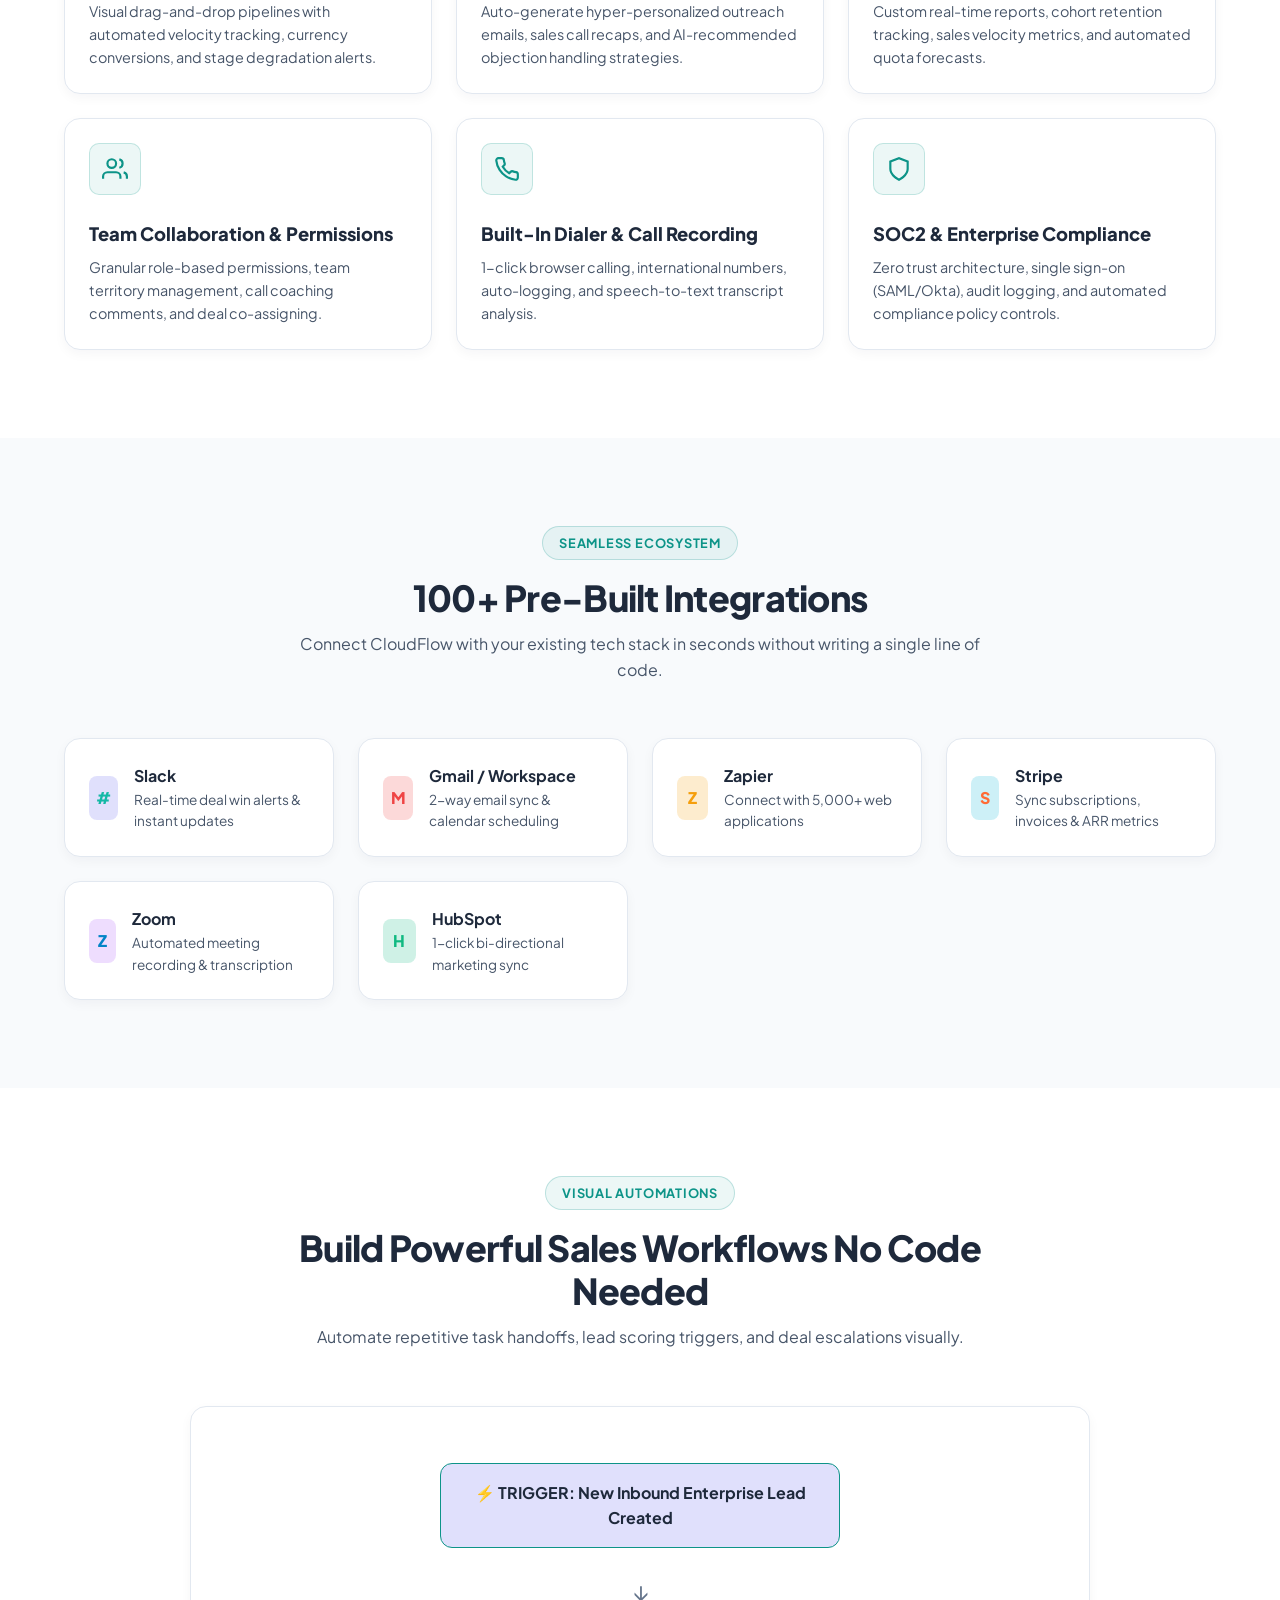
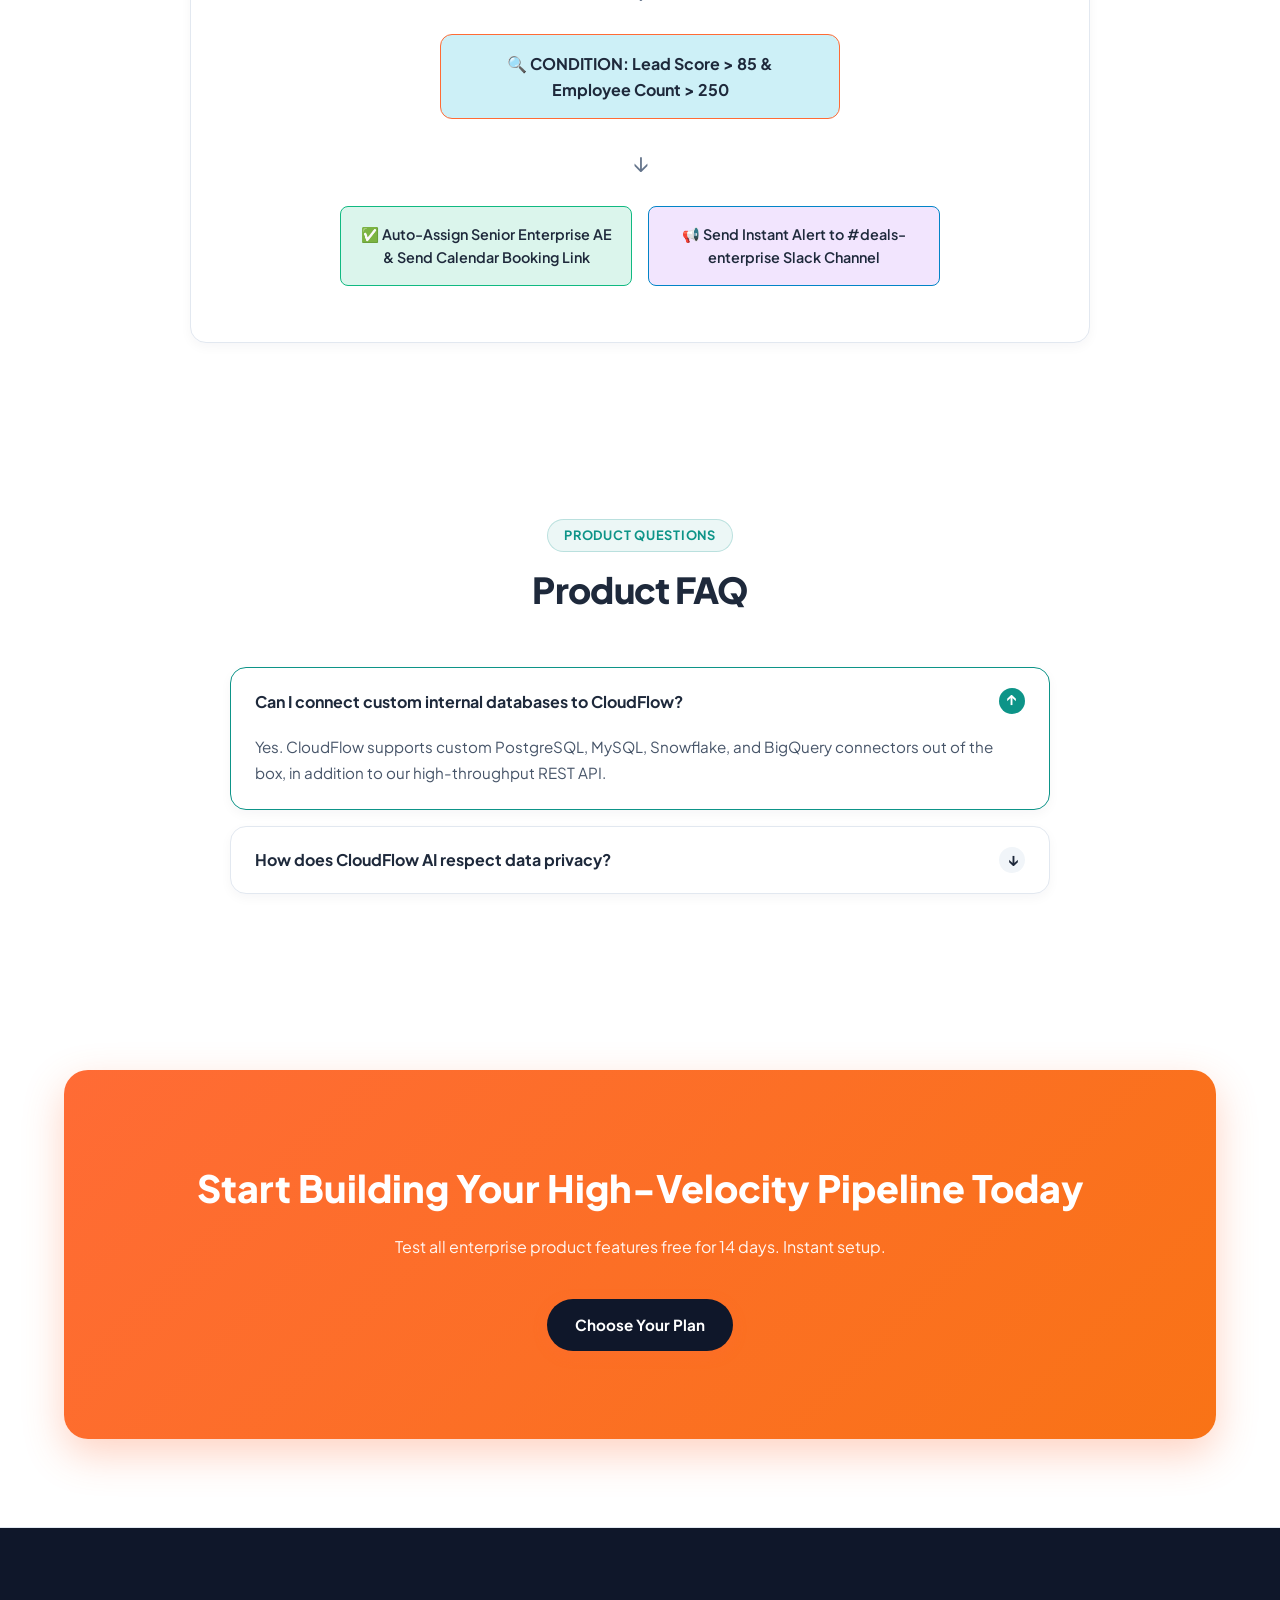
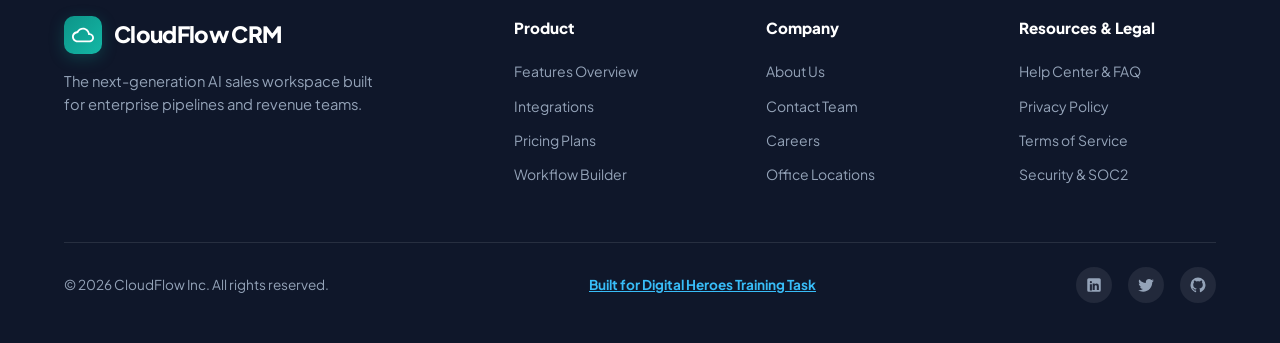
<file: cloudflow/product.html>
<!DOCTYPE html>
<html lang="en">
<head>
  <meta charset="UTF-8">
  <meta name="viewport" content="width=device-width, initial-scale=1.0">
  <meta name="description" content="CloudFlow CRM Product Tour - Explore AI-driven pipeline automation, drag-and-drop lead workflows, executive analytics dashboards, and 100+ native integrations.">
  <meta name="keywords" content="CRM Product Features, Sales Automation Software, CRM Integrations, AI Pipeline Forecasting, Sales Analytics">
  <meta name="author" content="CloudFlow CRM">
  <meta name="robots" content="index, follow">
  <link rel="canonical" href="https://cloudflowcrm.com/product.html">

  <!-- Open Graph / Facebook -->
  <meta property="og:type" content="website">
  <meta property="og:url" content="https://cloudflowcrm.com/product.html">
  <meta property="og:title" content="CloudFlow CRM | Complete Product Features & Integrations">
  <meta property="og:description" content="Discover the next-generation CRM built for scale. Real-time pipeline management, AI Co-Pilot, and native workflow automation.">
  <meta property="og:image" content="https://cloudflowcrm.com/images/og-image.png">
  <meta property="og:site_name" content="CloudFlow CRM">

  <!-- Twitter Card -->
  <meta name="twitter:card" content="summary_large_image">
  <meta name="twitter:url" content="https://cloudflowcrm.com/product.html">
  <meta name="twitter:title" content="CloudFlow CRM | Complete Product Features & Integrations">
  <meta name="twitter:description" content="Discover the next-generation CRM built for scale. Real-time pipeline management, AI Co-Pilot, and native workflow automation.">
  <meta name="twitter:image" content="https://cloudflowcrm.com/images/og-image.png">

  <!-- Favicon -->
  <link rel="icon" type="image/svg+xml" href="favicon.svg">

  <title>Product Features & Architecture | CloudFlow CRM</title>

  <meta name="theme-color" content="#0d9488">

  <!-- Google Fonts Preconnect & Async Load -->
  <link rel="preconnect" href="https://fonts.googleapis.com">
  <link rel="preconnect" href="https://fonts.gstatic.com" crossorigin>
  <link rel="preload" as="style" href="https://fonts.googleapis.com/css2?family=Plus+Jakarta+Sans:wght@400;500;600;700;800&amp;display=swap" onload="this.onload=null;this.rel='stylesheet'">
  <noscript><link rel="stylesheet" href="https://fonts.googleapis.com/css2?family=Plus+Jakarta+Sans:wght@400;500;600;700;800&amp;display=swap"></noscript>

  <!-- Stylesheets -->
  <link rel="preload" href="css/style.css" as="style">
  <link rel="stylesheet" href="css/style.css">
  <link rel="stylesheet" href="css/responsive.css">

  <!-- JSON-LD Structured Data Schema -->
  <script type="application/ld+json">
  {
    "@context": "https://schema.org",
    "@type": "SoftwareApplication",
    "name": "CloudFlow CRM Product Suite",
    "operatingSystem": "Web, iOS, Android, macOS, Windows",
    "applicationCategory": "BusinessApplication",
    "offers": {
      "@type": "Offer",
      "price": "29.00",
      "priceCurrency": "USD"
    }
  }
  </script>
</head>
<body>

  <!-- Navigation Header -->
  <header class="header" role="banner">
    <div class="container nav-container">
      <a href="index.html" class="logo" aria-label="CloudFlow CRM Homepage">
        <div class="logo-icon">
          <svg viewBox="0 0 24 24"><path d="M19.35 10.04C18.67 6.59 15.64 4 12 4 9.11 4 6.6 5.64 5.35 8.04 2.34 8.36 0 10.91 0 14c0 3.31 2.69 6 6 6h13c2.76 0 5-2.24 5-5 0-2.64-2.05-4.78-4.65-4.96zM19 18H6c-2.21 0-4-1.79-4-4 0-2.05 1.53-3.76 3.56-3.97l1.07-.11.5-.95C8.08 7.14 9.94 6 12 6c2.62 0 4.88 1.86 5.39 4.43l.3 1.5 1.53.11c1.56.1 2.78 1.41 2.78 2.96 0 1.65-1.35 3-3 3z"/></svg>
        </div>
        <span>CloudFlow<span class="text-gradient-accent">.ai</span></span>
      </a>

      <nav class="nav-links" role="navigation" aria-label="Main Navigation">
        <a href="index.html" class="nav-link">Home</a>
        <a href="product.html" class="nav-link active">Product</a>
        <a href="pricing.html" class="nav-link">Pricing</a>
        <a href="contact.html" class="nav-link">Contact</a>
      </nav>

      <div class="nav-actions">
        <a href="signin.html" class="btn btn-secondary">Sign In</a>
        <a href="signup.html" class="btn btn-primary">Start Free Trial</a>
      </div>

      <button class="hamburger-btn" aria-label="Toggle mobile menu" aria-expanded="false" aria-controls="mobile-nav">
        <span></span>
        <span></span>
        <span></span>
      </button>
    </div>
  </header>

  <!-- Mobile Drawer Navigation -->
  <div class="mobile-nav" id="mobile-nav" aria-hidden="true" role="navigation">
    <div>
      <a href="index.html" class="logo">
        <div class="logo-icon">
          <svg viewBox="0 0 24 24"><path d="M19.35 10.04C18.67 6.59 15.64 4 12 4 9.11 4 6.6 5.64 5.35 8.04 2.34 8.36 0 10.91 0 14c0 3.31 2.69 6 6 6h13c2.76 0 5-2.24 5-5 0-2.64-2.05-4.78-4.65-4.96zM19 18H6c-2.21 0-4-1.79-4-4 0-2.05 1.53-3.76 3.56-3.97l1.07-.11.5-.95C8.08 7.14 9.94 6 12 6c2.62 0 4.88 1.86 5.39 4.43l.3 1.5 1.53.11c1.56.1 2.78 1.41 2.78 2.96 0 1.65-1.35 3-3 3z"/></svg>
        </div>
        <span>CloudFlow</span>
      </a>

      <div class="mobile-nav-links">
        <a href="index.html" class="mobile-nav-link">Home</a>
        <a href="product.html" class="mobile-nav-link active">Product</a>
        <a href="pricing.html" class="mobile-nav-link">Pricing</a>
        <a href="contact.html" class="mobile-nav-link">Contact</a>
      </div>
    </div>

    <div class="mobile-nav-actions">
      <a href="pricing.html" class="btn btn-secondary" style="width: 100%;">Sign In</a>
      <a href="contact.html" class="btn btn-primary" style="width: 100%;">Start Free Trial</a>
    </div>
  </div>
  <div class="nav-overlay" aria-hidden="true"></div>

  <main id="main-content">
    <!-- Product Hero -->
    <section class="hero" style="padding-bottom: var(--space-xl);">
      <div class="hero-glow"></div>
      <div class="container">
        <div class="hero-content">
          <div class="section-tag">Platform Architecture</div>
          <h1 class="hero-title">
            The Intelligent Workspace for <span class="text-teal">High-Performing Sales Teams</span>
          </h1>
          <p class="hero-description">
            CloudFlow combines contact intelligence, workflow automation, and predictive AI into a unified high-speed dashboard. Engineered for speed, clarity, and conversion.
          </p>
          <div class="hero-ctas">
            <a href="pricing.html" class="btn btn-primary">Start 14-Day Free Trial</a>
            <a href="#integrations" class="btn btn-secondary">Explore Integrations</a>
          </div>
        </div>

        <!-- CRM Dashboard Interactive Visual Screenshot Placeholder -->
        <div class="hero-mockup-wrapper">
          <div class="dashboard-window">
            <div class="window-header">
              <div class="window-dots">
                <span class="dot dot-red"></span>
                <span class="dot dot-yellow"></span>
                <span class="dot dot-green"></span>
              </div>
              <div class="window-title">app.cloudflowcrm.com/pipeline/enterprise-deals</div>
            </div>

            <div class="dashboard-preview" style="min-height: 520px;">
              <aside class="sidebar-mock">
                <div class="side-item active">
                  <div class="side-item-icon"></div>
                  <span>Active Deals Kanban</span>
                </div>
                <div class="side-item">
                  <div class="side-item-icon" style="background: var(--secondary);"></div>
                  <span>Lead Intelligence</span>
                </div>
                <div class="side-item">
                  <div class="side-item-icon" style="background: var(--accent-purple);"></div>
                  <span>AI Prospecting</span>
                </div>
                <div class="side-item">
                  <div class="side-item-icon" style="background: var(--success);"></div>
                  <span>Automations</span>
                </div>
              </aside>

              <div class="main-mock">
                <div style="display: flex; justify-content: space-between; align-items: center; background: rgba(30,41,59,0.5); padding: 1rem; border-radius: 8px; border: 1px solid var(--border-subtle);">
                  <div style="font-weight: 700;">Enterprise Q3 Sales Pipeline ($2,450,000 Total Value)</div>
                  <div style="display: flex; gap: 0.5rem;">
                    <span style="padding: 0.3rem 0.8rem; background: var(--grad-primary); border-radius: 20px; font-size: 0.75rem; font-weight: 600;">+ New Deal</span>
                    <span style="padding: 0.3rem 0.8rem; background: rgba(255,255,255,0.05); border-radius: 20px; font-size: 0.75rem;">Filter</span>
                  </div>
                </div>

                <div style="display: grid; grid-template-columns: repeat(3, 1fr); gap: 1rem;">
                  <!-- Kanban Col 1 -->
                  <div style="background: rgba(15,23,42,0.8); padding: 1rem; border-radius: 8px; border-top: 3px solid var(--secondary);">
                    <div style="font-size: 0.85rem; font-weight: 700; color: var(--secondary); margin-bottom: 0.75rem;">DISCOVERY STAGE (3)</div>
                    <div style="background: rgba(30,41,59,0.7); padding: 0.75rem; border-radius: 6px; margin-bottom: 0.5rem; border: 1px solid var(--border-subtle);">
                      <div style="font-weight: 600; font-size: 0.9rem;">Synthetix AI</div>
                      <div style="font-size: 0.75rem; color: var(--text-muted);">$85,000 • 70% Win Prob</div>
                    </div>
                    <div style="background: rgba(30,41,59,0.7); padding: 0.75rem; border-radius: 6px; border: 1px solid var(--border-subtle);">
                      <div style="font-weight: 600; font-size: 0.9rem;">Global Logistics</div>
                      <div style="font-size: 0.75rem; color: var(--text-muted);">$40,000 • 50% Win Prob</div>
                    </div>
                  </div>

                  <!-- Kanban Col 2 -->
                  <div style="background: rgba(15,23,42,0.8); padding: 1rem; border-radius: 8px; border-top: 3px solid var(--primary);">
                    <div style="font-size: 0.85rem; font-weight: 700; color: var(--primary-light); margin-bottom: 0.75rem;">PROPOSAL SENT (2)</div>
                    <div style="background: rgba(99,102,241,0.15); padding: 0.75rem; border-radius: 6px; margin-bottom: 0.5rem; border: 1px solid var(--border-highlight);">
                      <div style="font-weight: 600; font-size: 0.9rem; color: var(--text-main);">Apex Systems Group</div>
                      <div style="font-size: 0.75rem; color: var(--primary-light);">$240,000 • 🔥 AI Priority</div>
                    </div>
                  </div>

                  <!-- Kanban Col 3 -->
                  <div style="background: rgba(15,23,42,0.8); padding: 1rem; border-radius: 8px; border-top: 3px solid var(--success);">
                    <div style="font-size: 0.85rem; font-weight: 700; color: var(--success); margin-bottom: 0.75rem;">CLOSING / SIGNED (1)</div>
                    <div style="background: rgba(16,185,129,0.15); padding: 0.75rem; border-radius: 6px; border: 1px solid rgba(16,185,129,0.3);">
                      <div style="font-weight: 600; font-size: 0.9rem;">Novasphere Health</div>
                      <div style="font-size: 0.75rem; color: var(--success);">$175,000 • Closed Won</div>
                    </div>
                  </div>
                </div>
              </div>
            </div>
          </div>
        </div>
      </div>
    </section>

    <!-- Key Product Modules Deep-Dive -->
    <section class="features-section">
      <div class="container">
        <div class="section-header">
          <div class="section-tag">Core Modules</div>
          <h2 class="section-title">Engineered to Handle Modern Revenue Complexity</h2>
          <p class="section-subtitle">From initial prospect discovery to contract renewal, CloudFlow manages your entire sales lifecycle.</p>
        </div>

        <div class="features-grid">
          <div class="glass-card">
            <div class="feature-icon-wrapper">
              <svg viewBox="0 0 24 24"><rect x="3" y="3" width="18" height="18" rx="2"/><path d="M3 9h18M9 21V9"/></svg>
            </div>
            <h3 class="feature-title">Smart Pipeline Management</h3>
            <p class="feature-desc">Visual drag-and-drop pipelines with automated velocity tracking, currency conversions, and stage degradation alerts.</p>
          </div>

          <div class="glass-card">
            <div class="feature-icon-wrapper">
              <svg viewBox="0 0 24 24"><path d="M21 16V8a2 2 0 0 0-1-1.73l-7-4a2 2 0 0 0-2 0l-7 4A2 2 0 0 0 3 8v8a2 2 0 0 0 1 1.73l7 4a2 2 0 0 0 2 0l7-4A2 2 0 0 0 21 16z"/></svg>
            </div>
            <h3 class="feature-title">Generative Sales AI</h3>
            <p class="feature-desc">Auto-generate hyper-personalized outreach emails, sales call recaps, and AI-recommended objection handling strategies.</p>
          </div>

          <div class="glass-card">
            <div class="feature-icon-wrapper">
              <svg viewBox="0 0 24 24"><path d="M18 20V10M12 20V4M6 20v-6"/></svg>
            </div>
            <h3 class="feature-title">Executive Revenue Analytics</h3>
            <p class="feature-desc">Custom real-time reports, cohort retention tracking, sales velocity metrics, and automated quota forecasts.</p>
          </div>

          <div class="glass-card">
            <div class="feature-icon-wrapper">
              <svg viewBox="0 0 24 24"><path d="M17 21v-2a4 4 0 0 0-4-4H5a4 4 0 0 0-4 4v2"/><circle cx="9" cy="7" r="4"/><path d="M23 21v-2a4 4 0 0 0-3-3.87"/><path d="M16 3.13a4 4 0 0 1 0 7.75"/></svg>
            </div>
            <h3 class="feature-title">Team Collaboration & Permissions</h3>
            <p class="feature-desc">Granular role-based permissions, team territory management, call coaching comments, and deal co-assigning.</p>
          </div>

          <div class="glass-card">
            <div class="feature-icon-wrapper">
              <svg viewBox="0 0 24 24"><path d="M22 16.92v3a2 2 0 0 1-2.18 2 19.79 19.79 0 0 1-8.63-3.07 19.5 19.5 0 0 1-6-6 19.79 19.79 0 0 1-3.07-8.67A2 2 0 0 1 4.11 2h3a2 2 0 0 1 2 1.72 12.84 12.84 0 0 0 .7 2.81 2 2 0 0 1-.45 2.11L8.09 9.91a16 16 0 0 0 6 6l1.27-1.27a2 2 0 0 1 2.11-.45 12.84 12.84 0 0 0 2.81.7A2 2 0 0 1 22 16.92z"/></svg>
            </div>
            <h3 class="feature-title">Built-In Dialer & Call Recording</h3>
            <p class="feature-desc">1-click browser calling, international numbers, auto-logging, and speech-to-text transcript analysis.</p>
          </div>

          <div class="glass-card">
            <div class="feature-icon-wrapper">
              <svg viewBox="0 0 24 24"><path d="M12 22s8-4 8-10V5l-8-3-8 3v7c0 6 8 10 8 10z"/></svg>
            </div>
            <h3 class="feature-title">SOC2 & Enterprise Compliance</h3>
            <p class="feature-desc">Zero trust architecture, single sign-on (SAML/Okta), audit logging, and automated compliance policy controls.</p>
          </div>
        </div>
      </div>
    </section>

    <!-- Integrations Directory Section -->
    <section class="interactive-preview" id="integrations">
      <div class="container">
        <div class="section-header">
          <div class="section-tag">Seamless Ecosystem</div>
          <h2 class="section-title">100+ Pre-Built Integrations</h2>
          <p class="section-subtitle">Connect CloudFlow with your existing tech stack in seconds without writing a single line of code.</p>
        </div>

        <div class="features-grid" style="grid-template-columns: repeat(auto-fit, minmax(260px, 1fr));">
          <div class="glass-card" style="display: flex; align-items: center; gap: 1rem;">
            <div style="width: 44px; height: 44px; border-radius: 8px; background: rgba(99,102,241,0.2); display: flex; align-items: center; justify-content: center; font-weight: 800; color: var(--primary-light);">#</div>
            <div>
              <h4 style="font-weight: 700;">Slack</h4>
              <p style="font-size: 0.85rem; color: var(--text-muted);">Real-time deal win alerts & instant updates</p>
            </div>
          </div>

          <div class="glass-card" style="display: flex; align-items: center; gap: 1rem;">
            <div style="width: 44px; height: 44px; border-radius: 8px; background: rgba(239,68,68,0.2); display: flex; align-items: center; justify-content: center; font-weight: 800; color: #ef4444;">M</div>
            <div>
              <h4 style="font-weight: 700;">Gmail / Workspace</h4>
              <p style="font-size: 0.85rem; color: var(--text-muted);">2-way email sync & calendar scheduling</p>
            </div>
          </div>

          <div class="glass-card" style="display: flex; align-items: center; gap: 1rem;">
            <div style="width: 44px; height: 44px; border-radius: 8px; background: rgba(245,158,11,0.2); display: flex; align-items: center; justify-content: center; font-weight: 800; color: #f59e0b;">Z</div>
            <div>
              <h4 style="font-weight: 700;">Zapier</h4>
              <p style="font-size: 0.85rem; color: var(--text-muted);">Connect with 5,000+ web applications</p>
            </div>
          </div>

          <div class="glass-card" style="display: flex; align-items: center; gap: 1rem;">
            <div style="width: 44px; height: 44px; border-radius: 8px; background: rgba(6,182,212,0.2); display: flex; align-items: center; justify-content: center; font-weight: 800; color: var(--secondary);">S</div>
            <div>
              <h4 style="font-weight: 700;">Stripe</h4>
              <p style="font-size: 0.85rem; color: var(--text-muted);">Sync subscriptions, invoices & ARR metrics</p>
            </div>
          </div>

          <div class="glass-card" style="display: flex; align-items: center; gap: 1rem;">
            <div style="width: 44px; height: 44px; border-radius: 8px; background: rgba(168,85,247,0.2); display: flex; align-items: center; justify-content: center; font-weight: 800; color: var(--accent-purple);">Z</div>
            <div>
              <h4 style="font-weight: 700;">Zoom</h4>
              <p style="font-size: 0.85rem; color: var(--text-muted);">Automated meeting recording & transcription</p>
            </div>
          </div>

          <div class="glass-card" style="display: flex; align-items: center; gap: 1rem;">
            <div style="width: 44px; height: 44px; border-radius: 8px; background: rgba(16,185,129,0.2); display: flex; align-items: center; justify-content: center; font-weight: 800; color: var(--success);">H</div>
            <div>
              <h4 style="font-weight: 700;">HubSpot</h4>
              <p style="font-size: 0.85rem; color: var(--text-muted);">1-click bi-directional marketing sync</p>
            </div>
          </div>
        </div>
      </div>
    </section>

    <!-- Visual Workflow Automation Builder Section -->
    <section class="benefits-section" id="workflow">
      <div class="container">
        <div class="section-header">
          <div class="section-tag">Visual Automations</div>
          <h2 class="section-title">Build Powerful Sales Workflows No Code Needed</h2>
          <p class="section-subtitle">Automate repetitive task handoffs, lead scoring triggers, and deal escalations visually.</p>
        </div>

        <div class="glass-card" style="max-width: 900px; margin: 0 auto; padding: var(--space-xl);">
          <div style="display: flex; flex-direction: column; gap: 1.5rem; align-items: center;">
            <div style="padding: 1rem 2rem; border-radius: 12px; background: rgba(99,102,241,0.2); border: 1px solid var(--primary); font-weight: 700; text-align: center; width: 100%; max-width: 400px;">
              ⚡ TRIGGER: New Inbound Enterprise Lead Created
            </div>
            <div style="font-size: 1.5rem; color: var(--text-subtle);">↓</div>
            <div style="padding: 1rem 2rem; border-radius: 12px; background: rgba(6,182,212,0.2); border: 1px solid var(--secondary); font-weight: 700; text-align: center; width: 100%; max-width: 400px;">
              🔍 CONDITION: Lead Score > 85 & Employee Count > 250
            </div>
            <div style="font-size: 1.5rem; color: var(--text-subtle);">↓</div>
            <div style="display: grid; grid-template-columns: 1fr 1fr; gap: 1rem; width: 100%; max-width: 600px;">
              <div style="padding: 1rem; border-radius: 8px; background: rgba(16,185,129,0.15); border: 1px solid var(--success); text-align: center; font-size: 0.9rem; font-weight: 600;">
                ✅ Auto-Assign Senior Enterprise AE & Send Calendar Booking Link
              </div>
              <div style="padding: 1rem; border-radius: 8px; background: rgba(168,85,247,0.15); border: 1px solid var(--accent-purple); text-align: center; font-size: 0.9rem; font-weight: 600;">
                📢 Send Instant Alert to #deals-enterprise Slack Channel
              </div>
            </div>
          </div>
        </div>
      </div>
    </section>

    <!-- FAQ Accordion -->
    <section class="faq-section">
      <div class="container">
        <div class="section-header">
          <div class="section-tag">Product Questions</div>
          <h2 class="section-title">Product FAQ</h2>
        </div>

        <div class="faq-list">
          <div class="faq-item active">
            <button class="faq-question" aria-expanded="true">
              <span>Can I connect custom internal databases to CloudFlow?</span>
              <span class="faq-toggle-icon">↓</span>
            </button>
            <div class="faq-answer">
              <p>Yes. CloudFlow supports custom PostgreSQL, MySQL, Snowflake, and BigQuery connectors out of the box, in addition to our high-throughput REST API.</p>
            </div>
          </div>

          <div class="faq-item">
            <button class="faq-question" aria-expanded="false">
              <span>How does CloudFlow AI respect data privacy?</span>
              <span class="faq-toggle-icon">↓</span>
            </button>
            <div class="faq-answer">
              <p>Your data is strictly isolated. CloudFlow AI models do NOT use your customer data or communication transcripts to train public AI models.</p>
            </div>
          </div>
        </div>
      </div>
    </section>

    <!-- CTA Section -->
    <section class="cta-section">
      <div class="container">
        <div class="cta-box">
          <h2 class="cta-title">Start Building Your High-Velocity Pipeline Today</h2>
          <p class="cta-desc">Test all enterprise product features free for 14 days. Instant setup.</p>
          <a href="pricing.html" class="btn btn-primary" style="background: #0f172a; color: #ffffff;">Choose Your Plan</a>
        </div>
      </div>
    </section>
  </main>

  <!-- Dark Professional Footer -->
  <footer class="footer" role="contentinfo">
    <div class="container">
      <div class="footer-grid">
        <div class="footer-brand">
          <a href="index.html" class="logo">
            <div class="logo-icon">
              <svg viewBox="0 0 24 24"><path d="M19.35 10.04C18.67 6.59 15.64 4 12 4 9.11 4 6.6 5.64 5.35 8.04 2.34 8.36 0 10.91 0 14c0 3.31 2.69 6 6 6h13c2.76 0 5-2.24 5-5 0-2.64-2.05-4.78-4.65-4.96zM19 18H6c-2.21 0-4-1.79-4-4 0-2.05 1.53-3.76 3.56-3.97l1.07-.11.5-.95C8.08 7.14 9.94 6 12 6c2.62 0 4.88 1.86 5.39 4.43l.3 1.5 1.53.11c1.56.1 2.78 1.41 2.78 2.96 0 1.65-1.35 3-3 3z"/></svg>
            </div>
            <span>CloudFlow CRM</span>
          </a>
          <p>The next-generation AI sales workspace built for enterprise pipelines and revenue teams.</p>
        </div>

        <div class="footer-col">
          <h4>Product</h4>
          <div class="footer-links">
            <a href="product.html">Features Overview</a>
            <a href="product.html#integrations">Integrations</a>
            <a href="pricing.html">Pricing Plans</a>
            <a href="product.html#workflow">Workflow Builder</a>
          </div>
        </div>

        <div class="footer-col">
          <h4>Company</h4>
          <div class="footer-links">
            <a href="contact.html">About Us</a>
            <a href="contact.html">Contact Team</a>
            <a href="contact.html">Careers</a>
            <a href="contact.html">Office Locations</a>
          </div>
        </div>

        <div class="footer-col">
          <h4>Resources & Legal</h4>
          <div class="footer-links">
            <a href="index.html#faq">Help Center & FAQ</a>
            <a href="contact.html">Privacy Policy</a>
            <a href="contact.html">Terms of Service</a>
            <a href="contact.html">Security & SOC2</a>
          </div>
        </div>
      </div>

      <div class="footer-bottom">
        <div>&copy; 2026 CloudFlow Inc. All rights reserved.</div>

        <div class="mandatory-credit">
          <a href="https://digitalheroesco.com" target="_blank" rel="noopener noreferrer">Built for Digital Heroes Training Task</a>
        </div>

        <div class="social-links">
          <a href="https://linkedin.com" class="social-icon" aria-label="LinkedIn"><svg width="18" height="18" fill="currentColor" viewBox="0 0 24 24"><path d="M19 3a2 2 0 0 1 2 2v14a2 2 0 0 1-2 2H5a2 2 0 0 1-2-2V5a2 2 0 0 1 2-2h14m-.5 15.5v-5.3a3.26 3.26 0 0 0-3.26-3.26c-.85 0-1.84.52-2.28 1.3v-1.11h-2.79v8.37h2.79v-4.93c0-.77.62-1.4 1.39-1.4a1.4 1.4 0 0 1 1.4 1.4v4.93h2.75M6.46 10.9v8.37H9.25V10.9H6.46M7.86 6.75a1.45 1.45 0 1 0 0 2.9 1.45 1.45 0 0 0 0-2.9z"/></svg></a>
          <a href="https://twitter.com" class="social-icon" aria-label="Twitter"><svg width="18" height="18" fill="currentColor" viewBox="0 0 24 24"><path d="M22.46 6c-.77.35-1.6.58-2.46.69.88-.53 1.56-1.37 1.88-2.38-.83.5-1.75.85-2.72 1.05C18.37 4.5 17.26 4 16 4c-2.35 0-4.27 1.92-4.27 4.29 0 .34.04.67.11.98C8.28 9.09 5.11 7.38 3 4.79c-.37.63-.58 1.37-.58 2.15 0 1.49.75 2.81 1.91 3.56-.71 0-1.37-.2-1.95-.5v.05c0 2.08 1.48 3.82 3.44 4.21a4.22 4.22 0 0 1-1.93.07 4.28 4.28 0 0 0 4 2.98 8.58 8.58 0 0 1-5.33 1.84c-.34 0-.68-.02-1.02-.06C3.44 20.29 5.7 21 8.12 21 16 21 20.33 14.46 20.33 8.79c0-.19 0-.37-.01-.56.84-.6 1.56-1.36 2.14-2.23z"/></svg></a>
          <a href="https://github.com" class="social-icon" aria-label="GitHub"><svg width="18" height="18" fill="currentColor" viewBox="0 0 24 24"><path d="M12 2A10 10 0 0 0 2 12c0 4.42 2.87 8.17 6.84 9.5.5.08.66-.23.66-.5v-1.69c-2.77.6-3.36-1.34-3.36-1.34-.46-1.16-1.11-1.47-1.11-1.47-.91-.62.07-.6.07-.6 1 .07 1.53 1.03 1.53 1.03.87 1.52 2.34 1.07 2.91.83.1-.65.35-1.09.63-1.34-2.22-.25-4.55-1.11-4.55-4.92 0-1.11.38-2 1.03-2.71-.1-.25-.45-1.29.1-2.64 0 0 .84-.27 2.75 1.02.79-.22 1.65-.33 2.5-.33.85 0 1.71.11 2.5.33 1.91-1.29 2.75-1.02 2.75-1.02.55 1.35.2 2.39.1 2.64.65.71 1.03 1.6 1.03 2.71 0 3.82-2.34 4.66-4.57 4.91.36.31.69.92.69 1.85V21c0 .27.16.59.67.5C19.14 20.16 22 16.42 22 12A10 10 0 0 0 12 2z"/></svg></a>
        </div>
      </div>
    </div>
  </footer>

  <!-- Back to Top Button -->
  <button class="back-to-top" aria-label="Back to top">↑</button>

  <!-- Script -->
  <script src="js/script.js"></script>
</body>
</html>
</file>
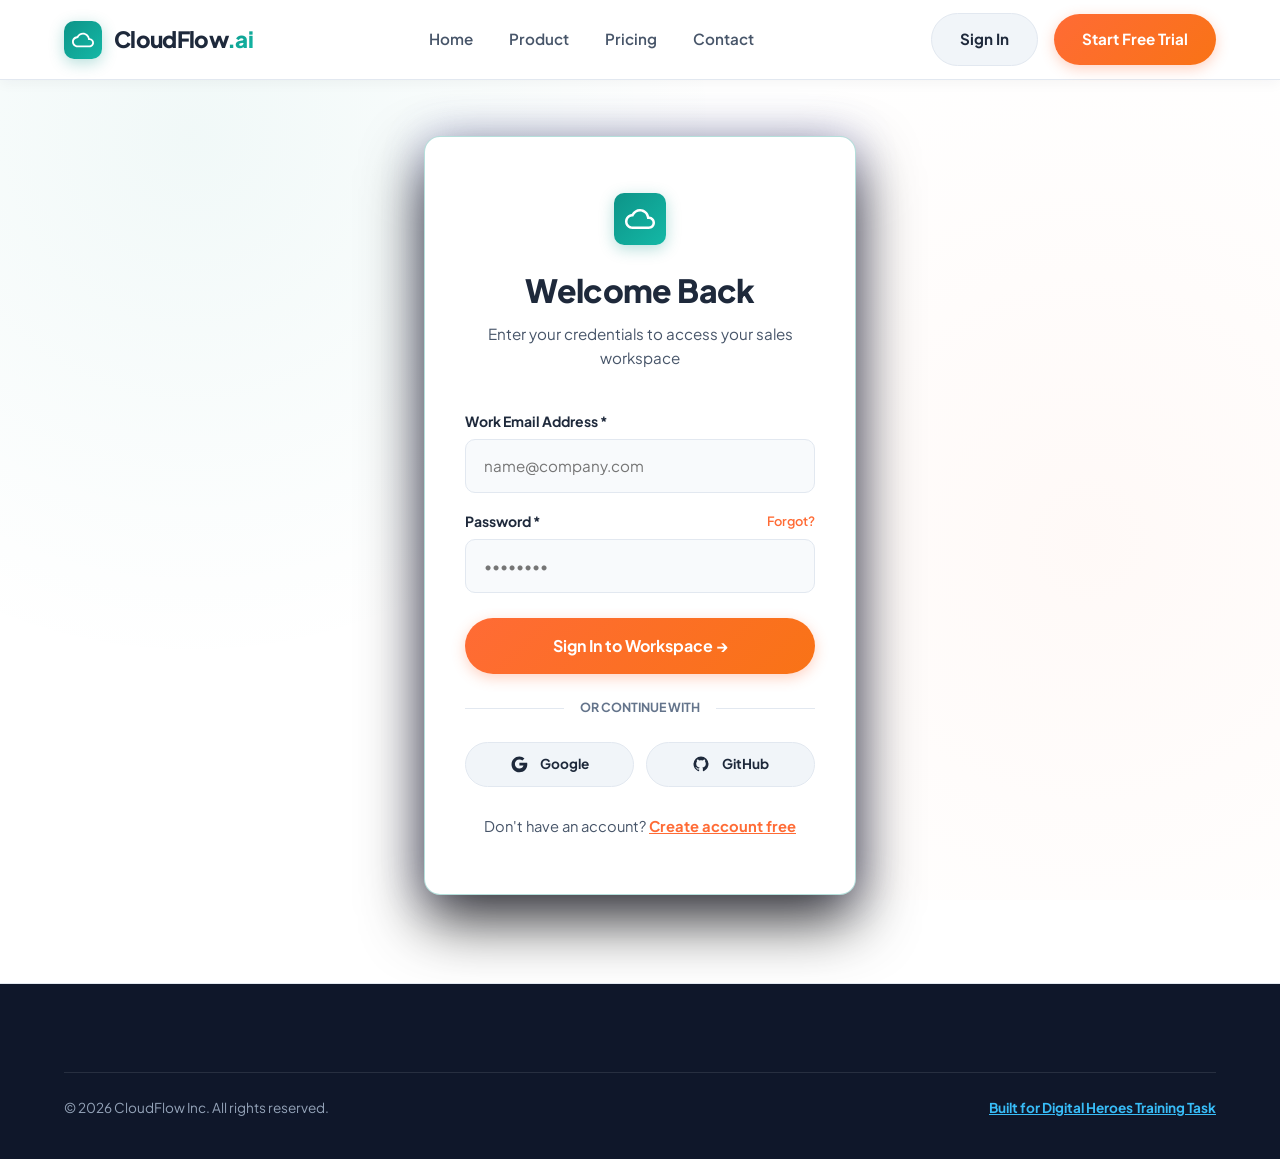
<file: cloudflow/signin.html>
<!DOCTYPE html>
<html lang="en">
<head>
  <meta charset="UTF-8">
  <meta name="viewport" content="width=device-width, initial-scale=1.0">
  <meta name="description" content="Sign In to CloudFlow CRM - Access your AI-powered sales workspace, lead pipelines, and revenue dashboards.">
  <meta name="robots" content="index, follow">
  <link rel="canonical" href="https://cloudflowcrm.com/signin.html">
  <link rel="icon" type="image/svg+xml" href="favicon.svg">

  <title>Sign In | CloudFlow CRM</title>

  <meta name="theme-color" content="#0d9488">

  <!-- Google Fonts Preconnect & Async Load -->
  <link rel="preconnect" href="https://fonts.googleapis.com">
  <link rel="preconnect" href="https://fonts.gstatic.com" crossorigin>
  <link rel="preload" as="style" href="https://fonts.googleapis.com/css2?family=Plus+Jakarta+Sans:wght@400;500;600;700;800&amp;display=swap" onload="this.onload=null;this.rel='stylesheet'">
  <noscript><link rel="stylesheet" href="https://fonts.googleapis.com/css2?family=Plus+Jakarta+Sans:wght@400;500;600;700;800&amp;display=swap"></noscript>

  <!-- Stylesheets -->
  <link rel="preload" href="css/style.css" as="style">
  <link rel="stylesheet" href="css/style.css">
  <link rel="stylesheet" href="css/responsive.css">
</head>
<body>

  <!-- Navigation Header -->
  <header class="header" role="banner">
    <div class="container nav-container">
      <a href="index.html" class="logo" aria-label="CloudFlow CRM Homepage">
        <div class="logo-icon">
          <svg viewBox="0 0 24 24"><path d="M19.35 10.04C18.67 6.59 15.64 4 12 4 9.11 4 6.6 5.64 5.35 8.04 2.34 8.36 0 10.91 0 14c0 3.31 2.69 6 6 6h13c2.76 0 5-2.24 5-5 0-2.64-2.05-4.78-4.65-4.96zM19 18H6c-2.21 0-4-1.79-4-4 0-2.05 1.53-3.76 3.56-3.97l1.07-.11.5-.95C8.08 7.14 9.94 6 12 6c2.62 0 4.88 1.86 5.39 4.43l.3 1.5 1.53.11c1.56.1 2.78 1.41 2.78 2.96 0 1.65-1.35 3-3 3z"/></svg>
        </div>
        <span>CloudFlow<span class="text-gradient-accent">.ai</span></span>
      </a>

      <nav class="nav-links" role="navigation">
        <a href="index.html" class="nav-link">Home</a>
        <a href="product.html" class="nav-link">Product</a>
        <a href="pricing.html" class="nav-link">Pricing</a>
        <a href="contact.html" class="nav-link">Contact</a>
      </nav>

      <div class="nav-actions">
        <a href="signin.html" class="btn btn-secondary">Sign In</a>
        <a href="signup.html" class="btn btn-primary">Start Free Trial</a>
      </div>

      <button class="hamburger-btn" aria-label="Toggle mobile menu" aria-expanded="false" aria-controls="mobile-nav">
        <span></span>
        <span></span>
        <span></span>
      </button>
    </div>
  </header>

  <!-- Mobile Drawer -->
  <div class="mobile-nav" id="mobile-nav" aria-hidden="true">
    <div>
      <a href="index.html" class="logo">
        <div class="logo-icon">
          <svg viewBox="0 0 24 24"><path d="M19.35 10.04C18.67 6.59 15.64 4 12 4 9.11 4 6.6 5.64 5.35 8.04 2.34 8.36 0 10.91 0 14c0 3.31 2.69 6 6 6h13c2.76 0 5-2.24 5-5 0-2.64-2.05-4.78-4.65-4.96zM19 18H6c-2.21 0-4-1.79-4-4 0-2.05 1.53-3.76 3.56-3.97l1.07-.11.5-.95C8.08 7.14 9.94 6 12 6c2.62 0 4.88 1.86 5.39 4.43l.3 1.5 1.53.11c1.56.1 2.78 1.41 2.78 2.96 0 1.65-1.35 3-3 3z"/></svg>
        </div>
        <span>CloudFlow</span>
      </a>
      <div class="mobile-nav-links">
        <a href="index.html" class="mobile-nav-link">Home</a>
        <a href="product.html" class="mobile-nav-link">Product</a>
        <a href="pricing.html" class="mobile-nav-link">Pricing</a>
        <a href="contact.html" class="mobile-nav-link">Contact</a>
      </div>
    </div>
    <div class="mobile-nav-actions">
      <a href="signin.html" class="btn btn-secondary" style="width: 100%;">Sign In</a>
      <a href="signup.html" class="btn btn-primary" style="width: 100%;">Start Free Trial</a>
    </div>
  </div>
  <div class="nav-overlay" aria-hidden="true"></div>

  <main id="main-content">
    <section class="hero" style="min-height: 88vh; display: flex; align-items: center; justify-content: center;">
      <div class="hero-glow"></div>
      <div class="container" style="max-width: 480px;">
        <div class="glass-card" style="padding: var(--space-xl) var(--space-lg); border-color: var(--border-highlight); box-shadow: 0 25px 60px rgba(0,0,0,0.8), 0 0 40px rgba(99,102,241,0.25);">
          
          <div style="text-align: center; margin-bottom: var(--space-lg);">
            <div class="logo-icon" style="margin: 0 auto 1.25rem auto; width: 52px; height: 52px;">
              <svg viewBox="0 0 24 24" style="width: 30px; height: 30px;"><path d="M19.35 10.04C18.67 6.59 15.64 4 12 4 9.11 4 6.6 5.64 5.35 8.04 2.34 8.36 0 10.91 0 14c0 3.31 2.69 6 6 6h13c2.76 0 5-2.24 5-5 0-2.64-2.05-4.78-4.65-4.96zM19 18H6c-2.21 0-4-1.79-4-4 0-2.05 1.53-3.76 3.56-3.97l1.07-.11.5-.95C8.08 7.14 9.94 6 12 6c2.62 0 4.88 1.86 5.39 4.43l.3 1.5 1.53.11c1.56.1 2.78 1.41 2.78 2.96 0 1.65-1.35 3-3 3z"/></svg>
            </div>
            <h1 style="font-size: 2rem; font-weight: 800; letter-spacing: -0.02em; margin-bottom: 0.35rem;">Welcome Back</h1>
            <p style="color: var(--text-muted); font-size: 0.95rem;">Enter your credentials to access your sales workspace</p>
          </div>

          <div id="signin-status" class="form-status" role="alert"></div>

          <form id="signin-form" class="contact-form" style="gap: 1.1rem;" novalidate>
            <div class="form-group">
              <label for="signin-email">Work Email Address *</label>
              <input type="email" id="signin-email" class="form-input" placeholder="name@company.com" required style="background: #f8fafc; font-size: 0.95rem;">
            </div>

            <div class="form-group">
              <div style="display: flex; justify-content: space-between; align-items: center;">
                <label for="signin-password">Password *</label>
                <a href="#" style="font-size: 0.8rem; color: var(--secondary); font-weight: 600;">Forgot?</a>
              </div>
              <input type="password" id="signin-password" class="form-input" placeholder="••••••••" required style="background: #f8fafc; font-size: 0.95rem;">
            </div>

            <button type="submit" class="btn btn-primary" style="width: 100%; margin-top: 0.5rem; font-size: 1rem; padding: 0.95rem;">
              Sign In to Workspace →
            </button>
          </form>

          <div style="display: flex; align-items: center; margin: 1.5rem 0; gap: 1rem;">
            <div style="flex-grow: 1; height: 1px; background: var(--border-subtle);"></div>
            <span style="font-size: 0.78rem; color: var(--text-subtle); font-weight: 700; text-transform: uppercase;">Or Continue With</span>
            <div style="flex-grow: 1; height: 1px; background: var(--border-subtle);"></div>
          </div>

          <div style="display: grid; grid-template-columns: 1fr 1fr; gap: 0.75rem;">
            <button type="button" class="btn btn-secondary" style="font-size: 0.85rem; padding: 0.65rem;">
              <svg width="18" height="18" viewBox="0 0 24 24" fill="currentColor"><path d="M12.545,10.239v3.821h5.445c-0.712,2.315-2.647,3.972-5.445,3.972c-3.332,0-6.033-2.701-6.033-6.032s2.701-6.032,6.033-6.032c1.498,0,2.866,0.549,3.921,1.453l2.814-2.814C17.503,2.988,15.139,2,12.545,2C6.721,2,2,6.721,2,12.545S6.721,23.09,12.545,23.09c6.331,0,10.514-4.453,10.514-10.702c0-0.703-0.07-1.385-0.188-2.149L12.545,10.239z"/></svg>
              Google
            </button>
            <button type="button" class="btn btn-secondary" style="font-size: 0.85rem; padding: 0.65rem;">
              <svg width="18" height="18" viewBox="0 0 24 24" fill="currentColor"><path d="M12 2A10 10 0 0 0 2 12c0 4.42 2.87 8.17 6.84 9.5.5.08.66-.23.66-.5v-1.69c-2.77.6-3.36-1.34-3.36-1.34-.46-1.16-1.11-1.47-1.11-1.47-.91-.62.07-.6.07-.6 1 .07 1.53 1.03 1.53 1.03.87 1.52 2.34 1.07 2.91.83.1-.65.35-1.09.63-1.34-2.22-.25-4.55-1.11-4.55-4.92 0-1.11.38-2 1.03-2.71-.1-.25-.45-1.29.1-2.64 0 0 .84-.27 2.75 1.02.79-.22 1.65-.33 2.5-.33.85 0 1.71.11 2.5.33 1.91-1.29 2.75-1.02 2.75-1.02.55 1.35.2 2.39.1 2.64.65.71 1.03 1.6 1.03 2.71 0 3.82-2.34 4.66-4.57 4.91.36.31.69.92.69 1.85V21c0 .27.16.59.67.5C19.14 20.16 22 16.42 22 12A10 10 0 0 0 12 2z"/></svg>
              GitHub
            </button>
          </div>

          <div style="text-align: center; margin-top: 1.75rem; font-size: 0.92rem; color: var(--text-muted);">
            Don't have an account? <a href="signup.html" style="color: var(--secondary); font-weight: 700; text-decoration: underline;">Create account free</a>
          </div>
        </div>
      </div>
    </section>
  </main>

  <!-- Dark Professional Footer -->
  <footer class="footer" role="contentinfo">
    <div class="container">
      <div class="footer-bottom">
        <div>&copy; 2026 CloudFlow Inc. All rights reserved.</div>
        <div class="mandatory-credit">
          <a href="https://digitalheroesco.com" target="_blank" rel="noopener noreferrer">Built for Digital Heroes Training Task</a>
        </div>
      </div>
    </div>
  </footer>

  <script src="js/script.js"></script>
</body>
</html>
</file>
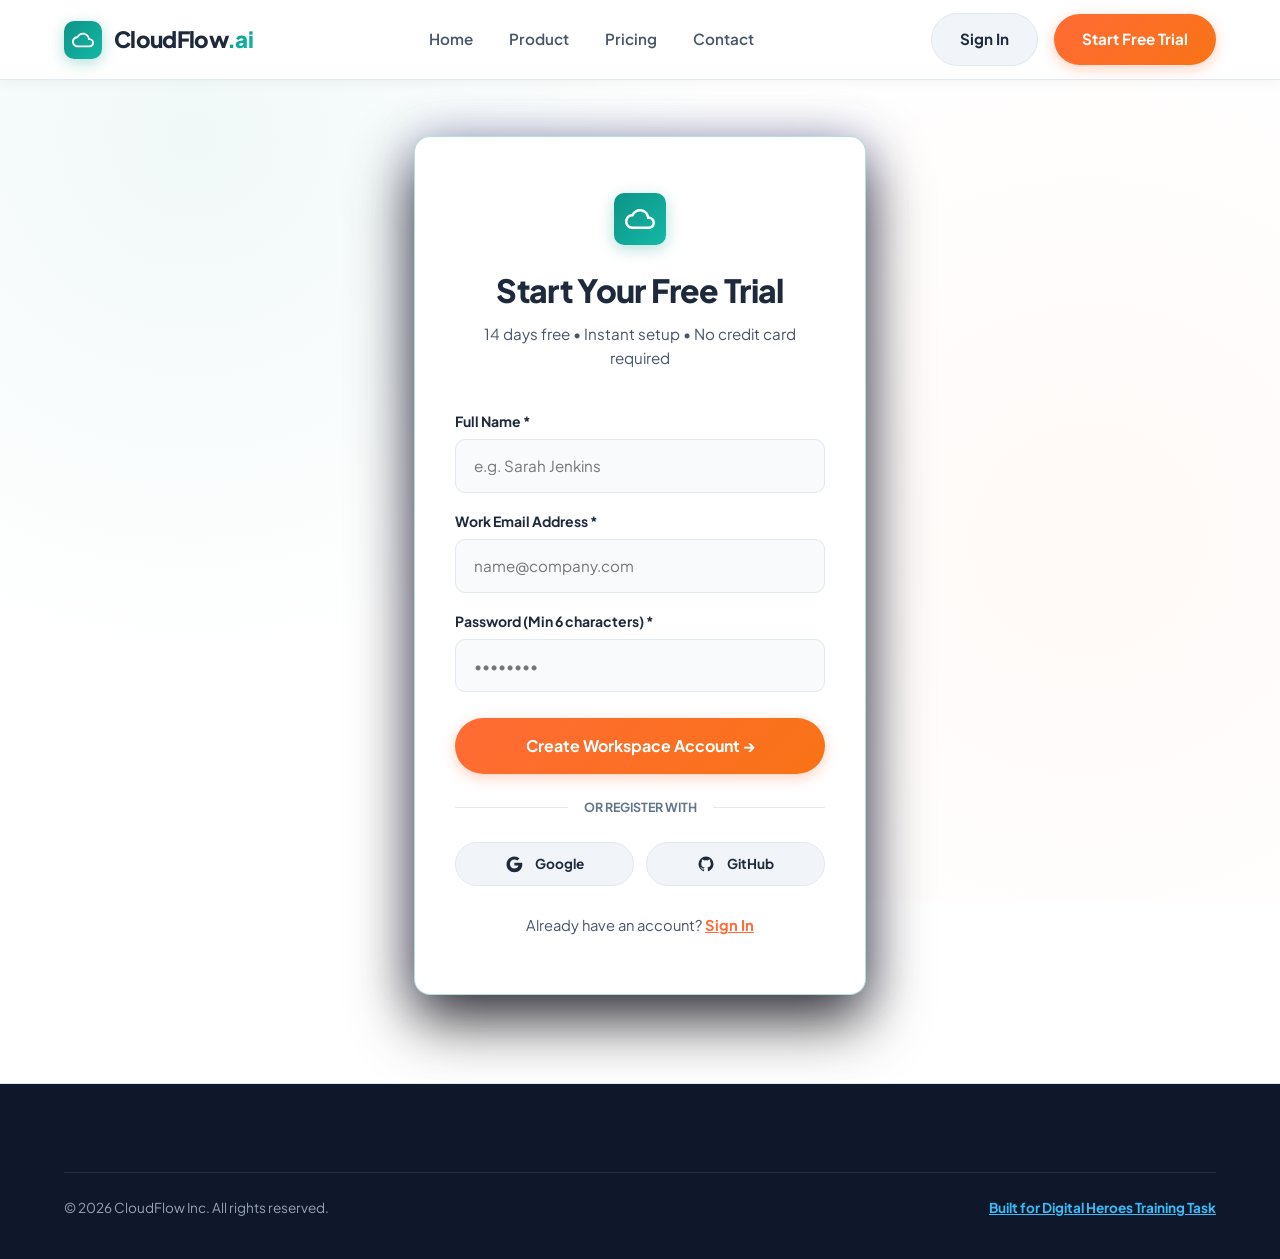
<file: cloudflow/signup.html>
<!DOCTYPE html>
<html lang="en">
<head>
  <meta charset="UTF-8">
  <meta name="viewport" content="width=device-width, initial-scale=1.0">
  <meta name="description" content="Sign Up for CloudFlow CRM - Create your account and start your 14-day free trial. No credit card required.">
  <meta name="robots" content="index, follow">
  <link rel="canonical" href="https://cloudflowcrm.com/signup.html">
  <link rel="icon" type="image/svg+xml" href="favicon.svg">

  <title>Sign Up & Free Trial | CloudFlow CRM</title>

  <meta name="theme-color" content="#0d9488">

  <!-- Google Fonts Preconnect & Async Load -->
  <link rel="preconnect" href="https://fonts.googleapis.com">
  <link rel="preconnect" href="https://fonts.gstatic.com" crossorigin>
  <link rel="preload" as="style" href="https://fonts.googleapis.com/css2?family=Plus+Jakarta+Sans:wght@400;500;600;700;800&amp;display=swap" onload="this.onload=null;this.rel='stylesheet'">
  <noscript><link rel="stylesheet" href="https://fonts.googleapis.com/css2?family=Plus+Jakarta+Sans:wght@400;500;600;700;800&amp;display=swap"></noscript>

  <!-- Stylesheets -->
  <link rel="preload" href="css/style.css" as="style">
  <link rel="stylesheet" href="css/style.css">
  <link rel="stylesheet" href="css/responsive.css">
</head>
<body>

  <!-- Navigation Header -->
  <header class="header" role="banner">
    <div class="container nav-container">
      <a href="index.html" class="logo" aria-label="CloudFlow CRM Homepage">
        <div class="logo-icon">
          <svg viewBox="0 0 24 24"><path d="M19.35 10.04C18.67 6.59 15.64 4 12 4 9.11 4 6.6 5.64 5.35 8.04 2.34 8.36 0 10.91 0 14c0 3.31 2.69 6 6 6h13c2.76 0 5-2.24 5-5 0-2.64-2.05-4.78-4.65-4.96zM19 18H6c-2.21 0-4-1.79-4-4 0-2.05 1.53-3.76 3.56-3.97l1.07-.11.5-.95C8.08 7.14 9.94 6 12 6c2.62 0 4.88 1.86 5.39 4.43l.3 1.5 1.53.11c1.56.1 2.78 1.41 2.78 2.96 0 1.65-1.35 3-3 3z"/></svg>
        </div>
        <span>CloudFlow<span class="text-gradient-accent">.ai</span></span>
      </a>

      <nav class="nav-links" role="navigation">
        <a href="index.html" class="nav-link">Home</a>
        <a href="product.html" class="nav-link">Product</a>
        <a href="pricing.html" class="nav-link">Pricing</a>
        <a href="contact.html" class="nav-link">Contact</a>
      </nav>

      <div class="nav-actions">
        <a href="signin.html" class="btn btn-secondary">Sign In</a>
        <a href="signup.html" class="btn btn-primary">Start Free Trial</a>
      </div>

      <button class="hamburger-btn" aria-label="Toggle mobile menu" aria-expanded="false" aria-controls="mobile-nav">
        <span></span>
        <span></span>
        <span></span>
      </button>
    </div>
  </header>

  <!-- Mobile Drawer -->
  <div class="mobile-nav" id="mobile-nav" aria-hidden="true">
    <div>
      <a href="index.html" class="logo">
        <div class="logo-icon">
          <svg viewBox="0 0 24 24"><path d="M19.35 10.04C18.67 6.59 15.64 4 12 4 9.11 4 6.6 5.64 5.35 8.04 2.34 8.36 0 10.91 0 14c0 3.31 2.69 6 6 6h13c2.76 0 5-2.24 5-5 0-2.64-2.05-4.78-4.65-4.96zM19 18H6c-2.21 0-4-1.79-4-4 0-2.05 1.53-3.76 3.56-3.97l1.07-.11.5-.95C8.08 7.14 9.94 6 12 6c2.62 0 4.88 1.86 5.39 4.43l.3 1.5 1.53.11c1.56.1 2.78 1.41 2.78 2.96 0 1.65-1.35 3-3 3z"/></svg>
        </div>
        <span>CloudFlow</span>
      </a>
      <div class="mobile-nav-links">
        <a href="index.html" class="mobile-nav-link">Home</a>
        <a href="product.html" class="mobile-nav-link">Product</a>
        <a href="pricing.html" class="mobile-nav-link">Pricing</a>
        <a href="contact.html" class="mobile-nav-link">Contact</a>
      </div>
    </div>
    <div class="mobile-nav-actions">
      <a href="signin.html" class="btn btn-secondary" style="width: 100%;">Sign In</a>
      <a href="signup.html" class="btn btn-primary" style="width: 100%;">Start Free Trial</a>
    </div>
  </div>
  <div class="nav-overlay" aria-hidden="true"></div>

  <main id="main-content">
    <section class="hero" style="min-height: 88vh; display: flex; align-items: center; justify-content: center;">
      <div class="hero-glow"></div>
      <div class="container" style="max-width: 500px;">
        <div class="glass-card" style="padding: var(--space-xl) var(--space-lg); border-color: var(--border-highlight); box-shadow: 0 25px 60px rgba(0,0,0,0.8), 0 0 40px rgba(99,102,241,0.25);">
          
          <div style="text-align: center; margin-bottom: var(--space-lg);">
            <div class="logo-icon" style="margin: 0 auto 1.25rem auto; width: 52px; height: 52px;">
              <svg viewBox="0 0 24 24" style="width: 30px; height: 30px;"><path d="M19.35 10.04C18.67 6.59 15.64 4 12 4 9.11 4 6.6 5.64 5.35 8.04 2.34 8.36 0 10.91 0 14c0 3.31 2.69 6 6 6h13c2.76 0 5-2.24 5-5 0-2.64-2.05-4.78-4.65-4.96zM19 18H6c-2.21 0-4-1.79-4-4 0-2.05 1.53-3.76 3.56-3.97l1.07-.11.5-.95C8.08 7.14 9.94 6 12 6c2.62 0 4.88 1.86 5.39 4.43l.3 1.5 1.53.11c1.56.1 2.78 1.41 2.78 2.96 0 1.65-1.35 3-3 3z"/></svg>
            </div>
            <h1 style="font-size: 2rem; font-weight: 800; letter-spacing: -0.02em; margin-bottom: 0.35rem;">Start Your Free Trial</h1>
            <p style="color: var(--text-muted); font-size: 0.95rem;">14 days free • Instant setup • No credit card required</p>
          </div>

          <div id="signup-status" class="form-status" role="alert"></div>

          <form id="signup-form" class="contact-form" style="gap: 1.1rem;" novalidate>
            <div class="form-group">
              <label for="signup-name">Full Name *</label>
              <input type="text" id="signup-name" class="form-input" placeholder="e.g. Sarah Jenkins" required style="background: #f8fafc; font-size: 0.95rem;">
            </div>

            <div class="form-group">
              <label for="signup-email">Work Email Address *</label>
              <input type="email" id="signup-email" class="form-input" placeholder="name@company.com" required style="background: #f8fafc; font-size: 0.95rem;">
            </div>

            <div class="form-group">
              <label for="signup-password">Password (Min 6 characters) *</label>
              <input type="password" id="signup-password" class="form-input" placeholder="••••••••" required style="background: #f8fafc; font-size: 0.95rem;">
            </div>

            <button type="submit" class="btn btn-primary" style="width: 100%; margin-top: 0.5rem; font-size: 1rem; padding: 0.95rem;">
              Create Workspace Account →
            </button>
          </form>

          <div style="display: flex; align-items: center; margin: 1.5rem 0; gap: 1rem;">
            <div style="flex-grow: 1; height: 1px; background: var(--border-subtle);"></div>
            <span style="font-size: 0.78rem; color: var(--text-subtle); font-weight: 700; text-transform: uppercase;">Or Register With</span>
            <div style="flex-grow: 1; height: 1px; background: var(--border-subtle);"></div>
          </div>

          <div style="display: grid; grid-template-columns: 1fr 1fr; gap: 0.75rem;">
            <button type="button" class="btn btn-secondary" style="font-size: 0.85rem; padding: 0.65rem;">
              <svg width="18" height="18" viewBox="0 0 24 24" fill="currentColor"><path d="M12.545,10.239v3.821h5.445c-0.712,2.315-2.647,3.972-5.445,3.972c-3.332,0-6.033-2.701-6.033-6.032s2.701-6.032,6.033-6.032c1.498,0,2.866,0.549,3.921,1.453l2.814-2.814C17.503,2.988,15.139,2,12.545,2C6.721,2,2,6.721,2,12.545S6.721,23.09,12.545,23.09c6.331,0,10.514-4.453,10.514-10.702c0-0.703-0.07-1.385-0.188-2.149L12.545,10.239z"/></svg>
              Google
            </button>
            <button type="button" class="btn btn-secondary" style="font-size: 0.85rem; padding: 0.65rem;">
              <svg width="18" height="18" viewBox="0 0 24 24" fill="currentColor"><path d="M12 2A10 10 0 0 0 2 12c0 4.42 2.87 8.17 6.84 9.5.5.08.66-.23.66-.5v-1.69c-2.77.6-3.36-1.34-3.36-1.34-.46-1.16-1.11-1.47-1.11-1.47-.91-.62.07-.6.07-.6 1 .07 1.53 1.03 1.53 1.03.87 1.52 2.34 1.07 2.91.83.1-.65.35-1.09.63-1.34-2.22-.25-4.55-1.11-4.55-4.92 0-1.11.38-2 1.03-2.71-.1-.25-.45-1.29.1-2.64 0 0 .84-.27 2.75 1.02.79-.22 1.65-.33 2.5-.33.85 0 1.71.11 2.5.33 1.91-1.29 2.75-1.02 2.75-1.02.55 1.35.2 2.39.1 2.64.65.71 1.03 1.6 1.03 2.71 0 3.82-2.34 4.66-4.57 4.91.36.31.69.92.69 1.85V21c0 .27.16.59.67.5C19.14 20.16 22 16.42 22 12A10 10 0 0 0 12 2z"/></svg>
              GitHub
            </button>
          </div>

          <div style="text-align: center; margin-top: 1.75rem; font-size: 0.92rem; color: var(--text-muted);">
            Already have an account? <a href="signin.html" style="color: var(--secondary); font-weight: 700; text-decoration: underline;">Sign In</a>
          </div>
        </div>
      </div>
    </section>
  </main>

  <!-- Dark Professional Footer -->
  <footer class="footer" role="contentinfo">
    <div class="container">
      <div class="footer-bottom">
        <div>&copy; 2026 CloudFlow Inc. All rights reserved.</div>
        <div class="mandatory-credit">
          <a href="https://digitalheroesco.com" target="_blank" rel="noopener noreferrer">Built for Digital Heroes Training Task</a>
        </div>
      </div>
    </div>
  </footer>

  <script src="js/script.js"></script>
</body>
</html>
</file>
<file: cloudflow/css/style.css>
/* ==========================================================================
   CloudFlow CRM - Way2IT Design System & Color Palette
   Color Palette: Way2IT Deep Ocean Teal (#0D9488) + Vibrant Coral Orange (#FF6B35)
   Design Style: Clean, High-Converting B2B SaaS Layout & Typography
   ========================================================================== */

/* --------------------------------------------------------------------------
   1. Design System Tokens & Root Variables (Way2IT Theme)
   -------------------------------------------------------------------------- */
:root {
  /* Crisp Backgrounds */
  --bg-dark: #ffffff;
  --bg-dark-elevated: #f8fafc;
  --bg-card: #ffffff;
  --bg-card-hover: #ffffff;
  --bg-glass: rgba(248, 250, 252, 0.85);
  --bg-glass-strong: rgba(255, 255, 255, 0.95);

  /* Way2IT Brand Palette */
  --primary: #0d9488;         /* Deep Ocean Teal */
  --primary-hover: #0f766e;
  --primary-light: #14b8a6;   /* Bright Teal */
  --secondary: #ff6b35;       /* Vibrant Coral Orange */
  --secondary-hover: #f97316;
  --accent-purple: #0284c7;    /* Bright Cyan Accent */
  --accent-amber: #f59e0b;
  --success: #10b981;
  --warning: #f59e0b;

  /* Gradients */
  --grad-primary: linear-gradient(135deg, #ff6b35 0%, #f97316 100%);  /* Call To Action Coral Gradient */
  --grad-teal: linear-gradient(135deg, #0d9488 0%, #14b8a6 100%);
  --grad-text: linear-gradient(135deg, #0f172a 30%, #334155 100%);
  --grad-text-accent: linear-gradient(135deg, #0d9488 0%, #14b8a6 50%, #0284c7 100%);
  --grad-glow: radial-gradient(circle at 50% 0%, rgba(13, 148, 136, 0.1), transparent 70%);

  /* High-Contrast Way2IT Text */
  --text-main: #1e293b;
  --text-muted: #475569;
  --text-subtle: #64748b;
  --border-subtle: #e2e8f0;
  --border-highlight: rgba(13, 148, 136, 0.3);

  /* Typography */
  --font-family: 'Plus Jakarta Sans', -apple-system, BlinkMacSystemFont, 'Segoe UI', Roboto, Oxygen, Ubuntu, Cantarell, sans-serif;
  --font-mono: 'Fira Code', monospace;

  /* Spacing & Sizes */
  --space-xs: 0.5rem;
  --space-sm: 1rem;
  --space-md: 1.5rem;
  --space-lg: 2.5rem;
  --space-xl: 3.5rem;
  --space-2xl: 5.5rem;
  --container-max: 1200px;
  --header-height: 80px;

  /* Border Radii */
  --radius-sm: 10px;
  --radius-md: 16px;
  --radius-lg: 24px;
  --radius-full: 9999px;

  /* Soft Natural Shadows */
  --shadow-sm: 0 4px 12px rgba(15, 23, 42, 0.04);
  --shadow-md: 0 10px 25px -5px rgba(15, 23, 42, 0.07), 0 4px 6px -2px rgba(15, 23, 42, 0.02);
  --shadow-lg: 0 20px 45px -10px rgba(15, 23, 42, 0.12);
  --shadow-glow: 0 0 20px rgba(13, 148, 136, 0.08);

  /* Transitions */
  --transition-fast: 0.2s cubic-bezier(0.4, 0, 0.2, 1);
  --transition-normal: 0.3s cubic-bezier(0.16, 1, 0.3, 1);
}

/* --------------------------------------------------------------------------
   2. Reset & Way2IT Crisp Clean Layout
   -------------------------------------------------------------------------- */
*, *::before, *::after {
  box-sizing: border-box;
  margin: 0;
  padding: 0;
}

html {
  font-family: var(--font-family);
  font-size: 16px;
  scroll-behavior: smooth;
  background-color: var(--bg-dark);
  color: var(--text-main);
  -webkit-font-smoothing: antialiased;
  overflow-x: hidden;
}

body {
  line-height: 1.6;
  min-height: 100vh;
  display: flex;
  flex-direction: column;
  background: var(--bg-dark);
  background-image: 
    radial-gradient(circle at 15% 15%, rgba(13, 148, 136, 0.06) 0%, transparent 40%),
    radial-gradient(circle at 85% 60%, rgba(255, 107, 53, 0.04) 0%, transparent 45%);
  background-attachment: fixed;
}

a {
  color: inherit;
  text-decoration: none;
  transition: all var(--transition-fast);
}

button, input, select, textarea {
  font: inherit;
  color: inherit;
  background: none;
  border: none;
  outline: none;
}

button {
  cursor: pointer;
}

:focus-visible {
  outline: 2px solid var(--primary);
  outline-offset: 4px;
  border-radius: 4px;
}

/* Way2IT Teal Text Color Helper */
.text-teal {
  color: var(--primary) !important;
}

.text-orange {
  color: var(--secondary) !important;
}

/* --------------------------------------------------------------------------
   3. Container & Core Components
   -------------------------------------------------------------------------- */
.container {
  width: 100%;
  max-width: var(--container-max);
  margin: 0 auto;
  padding: 0 var(--space-md);
}

.text-gradient {
  background: var(--grad-text);
  -webkit-background-clip: text;
  -webkit-text-fill-color: transparent;
}

.text-gradient-accent {
  background: var(--grad-teal);
  -webkit-background-clip: text;
  -webkit-text-fill-color: transparent;
}

.section-header {
  text-align: center;
  max-width: 720px;
  margin: 0 auto var(--space-xl) auto;
}

.section-tag {
  display: inline-flex;
  align-items: center;
  gap: 0.5rem;
  padding: 0.35rem 1rem;
  border-radius: var(--radius-full);
  background: rgba(13, 148, 136, 0.08);
  border: 1px solid rgba(13, 148, 136, 0.22);
  color: var(--primary);
  font-size: 0.8rem;
  font-weight: 700;
  letter-spacing: 0.06em;
  text-transform: uppercase;
  margin-bottom: var(--space-sm);
}

.section-title {
  font-size: clamp(1.65rem, 2.8vw, 2.35rem);
  font-weight: 800;
  line-height: 1.2;
  letter-spacing: -0.02em;
  color: var(--text-main);
  margin-bottom: 0.75rem;
}

.section-subtitle {
  font-size: 1rem;
  color: var(--text-muted);
  line-height: 1.6;
}

/* Crisp Elevated Card */
.glass-card {
  background: #ffffff;
  border: 1px solid var(--border-subtle);
  border-radius: var(--radius-md);
  padding: var(--space-md);
  transition: all var(--transition-normal);
  position: relative;
  overflow: hidden;
  box-shadow: var(--shadow-sm);
}

.glass-card:hover {
  transform: translateY(-4px);
  border-color: rgba(13, 148, 136, 0.25);
  box-shadow: var(--shadow-md);
}

.glass-card::before {
  content: '';
  position: absolute;
  top: 0;
  left: 0;
  width: 100%;
  height: 3px;
  background: var(--grad-teal);
  opacity: 0;
  transition: opacity var(--transition-normal);
}

.glass-card:hover::before {
  opacity: 1;
}

/* High-End Way2IT Button UI */
.btn {
  display: inline-flex;
  align-items: center;
  justify-content: center;
  gap: 0.75rem;
  padding: 0.85rem 1.75rem;
  font-size: 0.95rem;
  font-weight: 700;
  border-radius: var(--radius-full);
  transition: all var(--transition-normal);
  white-space: nowrap;
}

/* Way2IT Primary Orange / Coral Action Button */
.btn-primary {
  background: var(--grad-primary);
  color: #ffffff;
  box-shadow: 0 4px 14px rgba(255, 107, 53, 0.3);
  border: none;
}

.btn-primary:hover {
  transform: translateY(-2px);
  box-shadow: 0 6px 20px rgba(255, 107, 53, 0.4);
  filter: brightness(1.05);
}

/* Way2IT Secondary Teal Button */
.btn-teal {
  background: var(--grad-teal);
  color: #ffffff;
  box-shadow: 0 4px 14px rgba(13, 148, 136, 0.25);
  border: none;
}

.btn-teal:hover {
  transform: translateY(-2px);
  box-shadow: 0 6px 20px rgba(13, 148, 136, 0.35);
}

.btn-secondary {
  background: #f1f5f9;
  color: var(--text-main);
  border: 1px solid var(--border-subtle);
}

.btn-secondary:hover {
  background: #e2e8f0;
  border-color: rgba(13, 148, 136, 0.3);
  transform: translateY(-2px);
}

.btn-outline {
  background: transparent;
  color: var(--primary);
  border: 2px solid var(--primary);
}

.btn-outline:hover {
  background: rgba(13, 148, 136, 0.08);
}

/* --------------------------------------------------------------------------
   4. Header & Way2IT Clean Navbar
   -------------------------------------------------------------------------- */
.header {
  position: sticky;
  top: 0;
  left: 0;
  width: 100%;
  height: var(--header-height);
  z-index: 1000;
  transition: all var(--transition-normal);
  background: #ffffff;
  border-bottom: 1px solid var(--border-subtle);
  box-shadow: var(--shadow-sm);
}

.header.scrolled {
  height: 72px;
  box-shadow: var(--shadow-md);
}

.nav-container {
  display: flex;
  align-items: center;
  justify-content: space-between;
  height: 100%;
}

.logo {
  display: flex;
  align-items: center;
  gap: 0.75rem;
  font-size: 1.4rem;
  font-weight: 800;
  letter-spacing: -0.03em;
  color: var(--text-main);
}

.logo-icon {
  width: 38px;
  height: 38px;
  border-radius: var(--radius-sm);
  background: var(--grad-teal);
  display: flex;
  align-items: center;
  justify-content: center;
  box-shadow: 0 4px 15px rgba(13, 148, 136, 0.3);
}

.logo-icon svg {
  width: 22px;
  height: 22px;
  fill: #ffffff;
}

.nav-links {
  display: flex;
  align-items: center;
  gap: 2.25rem;
}

.nav-link {
  font-size: 0.95rem;
  font-weight: 600;
  color: var(--text-muted);
  position: relative;
  padding: 0.5rem 0;
}

.nav-link:hover, .nav-link.active {
  color: var(--primary);
}

.nav-link::after {
  content: '';
  position: absolute;
  bottom: 0;
  left: 0;
  width: 0;
  height: 2px;
  background: var(--primary);
  transition: width var(--transition-normal);
  border-radius: 2px;
}

.nav-link:hover::after, .nav-link.active::after {
  width: 100%;
}

.nav-actions {
  display: flex;
  align-items: center;
  gap: 1rem;
}

.hamburger-btn {
  display: none;
  flex-direction: column;
  justify-content: space-around;
  width: 32px;
  height: 32px;
  background: transparent;
  border: none;
  cursor: pointer;
  z-index: 1100;
}

.hamburger-btn span {
  width: 100%;
  height: 2px;
  background-color: var(--text-main);
  border-radius: 2px;
  transition: all var(--transition-fast);
}

/* Mobile Nav Drawer */
.mobile-nav {
  position: fixed;
  top: 0;
  right: -100%;
  width: 82%;
  max-width: 380px;
  height: 100vh;
  background: #ffffff;
  border-left: 1px solid var(--border-subtle);
  z-index: 1050;
  padding: var(--space-xl) var(--space-lg);
  display: flex;
  flex-direction: column;
  justify-content: space-between;
  transition: right var(--transition-normal);
  box-shadow: var(--shadow-lg);
}

.mobile-nav.open { right: 0; }

.mobile-nav-links {
  display: flex;
  flex-direction: column;
  gap: 1.5rem;
  margin-top: 2rem;
}

.mobile-nav-link {
  font-size: 1.2rem;
  font-weight: 700;
  color: var(--text-muted);
}

.mobile-nav-link.active, .mobile-nav-link:hover { color: var(--primary); }

.mobile-nav-actions {
  display: flex;
  flex-direction: column;
  gap: 1rem;
}

.nav-overlay {
  position: fixed;
  top: 0;
  left: 0;
  width: 100vw;
  height: 100vh;
  background: rgba(15, 23, 42, 0.4);
  z-index: 1040;
  opacity: 0;
  pointer-events: none;
  transition: opacity var(--transition-normal);
}

.nav-overlay.active {
  opacity: 1;
  pointer-events: auto;
}

/* --------------------------------------------------------------------------
   5. Hero Section & Way2IT Badge & Stats
   -------------------------------------------------------------------------- */
.hero {
  padding-top: var(--space-xl);
  padding-bottom: var(--space-2xl);
  position: relative;
  overflow: hidden;
}

.hero-glow {
  position: absolute;
  top: 5%;
  left: 50%;
  transform: translateX(-50%);
  width: 850px;
  height: 500px;
  background: var(--grad-glow);
  filter: blur(80px);
  pointer-events: none;
  z-index: -1;
}

.hero-content {
  text-align: center;
  max-width: 880px;
  margin: 0 auto var(--space-xl) auto;
}

/* Way2IT Rating Badge Style */
.hero-badge {
  display: inline-flex;
  align-items: center;
  gap: 0.5rem;
  padding: 0.4rem 1.1rem;
  border-radius: var(--radius-full);
  background: rgba(13, 148, 136, 0.08);
  border: 1px solid rgba(13, 148, 136, 0.22);
  font-size: 0.85rem;
  font-weight: 700;
  color: var(--text-main);
  margin-bottom: var(--space-md);
}

.hero-badge .stars {
  color: var(--accent-amber);
  font-size: 0.95rem;
  letter-spacing: 1px;
}

.hero-title {
  font-size: clamp(2rem, 3.5vw, 3.1rem);
  font-weight: 800;
  line-height: 1.18;
  letter-spacing: -0.025em;
  margin-bottom: var(--space-sm);
  color: var(--text-main);
}

.hero-description {
  font-size: 1.05rem;
  color: var(--text-muted);
  line-height: 1.65;
  max-width: 680px;
  margin: 0 auto var(--space-md) auto;
}

.hero-ctas {
  display: flex;
  align-items: center;
  justify-content: center;
  gap: 1rem;
  margin-bottom: var(--space-lg);
  flex-wrap: wrap;
}

.hero-social-proof {
  display: flex;
  align-items: center;
  justify-content: center;
  gap: 1.5rem;
  font-size: 0.9rem;
  color: var(--text-subtle);
}

.avatar-group { display: flex; align-items: center; }

.avatar-group img {
  width: 34px;
  height: 34px;
  border-radius: 50%;
  border: 2px solid #ffffff;
  margin-left: -9px;
}

.avatar-group img:first-child { margin-left: 0; }
.rating-stars { color: #f59e0b; display: flex; gap: 2px; }

/* Dashboard Mockup Window (Dark Executive Contrast Interior) */
.hero-mockup-wrapper {
  position: relative;
  max-width: 1140px;
  margin: 0 auto;
}

.dashboard-window {
  background: #0f172a;
  border-radius: var(--radius-lg);
  border: 1px solid var(--border-subtle);
  box-shadow: 0 25px 60px -15px rgba(15, 23, 42, 0.2);
  overflow: hidden;
  position: relative;
}

.window-header {
  height: 44px;
  background: #1e293b;
  border-bottom: 1px solid rgba(255, 255, 255, 0.1);
  display: flex;
  align-items: center;
  padding: 0 1.25rem;
  gap: 0.5rem;
}

.window-dots { display: flex; gap: 6px; }
.dot { width: 11px; height: 11px; border-radius: 50%; }
.dot-red { background: #ef4444; }
.dot-yellow { background: #f59e0b; }
.dot-green { background: #10b981; }

.window-title {
  font-size: 0.8rem;
  color: #94a3b8;
  margin-left: auto;
  margin-right: auto;
  font-family: var(--font-mono);
}

.dashboard-preview {
  position: relative;
  background: #090e1a;
  padding: var(--space-md);
  display: grid;
  grid-template-columns: 220px 1fr;
  gap: var(--space-md);
  min-height: 500px;
  color: #f8fafc;
}

.sidebar-mock {
  background: rgba(30, 41, 59, 0.4);
  border-radius: var(--radius-sm);
  padding: 1rem;
  display: flex;
  flex-direction: column;
  gap: 0.75rem;
}

.side-item {
  height: 38px;
  border-radius: var(--radius-sm);
  background: rgba(255, 255, 255, 0.04);
  display: flex;
  align-items: center;
  padding: 0 0.85rem;
  gap: 0.75rem;
  font-size: 0.85rem;
  color: #94a3b8;
  font-weight: 600;
  cursor: pointer;
  border: none;
  width: 100%;
  text-align: left;
  transition: all var(--transition-fast);
}

.side-item:hover {
  background: rgba(255, 255, 255, 0.08);
  color: #ffffff;
}

.side-item.active {
  background: rgba(13, 148, 136, 0.25);
  color: #2dd4bf;
  border: 1px solid rgba(13, 148, 136, 0.4);
}

.side-item-icon {
  width: 14px;
  height: 14px;
  border-radius: 4px;
  background: var(--primary);
}

.main-mock {
  display: flex;
  flex-direction: column;
  gap: var(--space-md);
}

.metrics-row {
  display: grid;
  grid-template-columns: repeat(3, 1fr);
  gap: 1rem;
}

.metric-mini-card {
  background: rgba(30, 41, 59, 0.4);
  border: 1px solid rgba(255, 255, 255, 0.1);
  border-radius: var(--radius-sm);
  padding: 1.1rem;
}

.metric-mini-title {
  font-size: 0.75rem;
  color: #64748b;
  text-transform: uppercase;
  font-weight: 700;
  margin-bottom: 0.35rem;
}

.metric-mini-val {
  font-size: 1.6rem;
  font-weight: 800;
  color: #f8fafc;
}

.metric-mini-change {
  font-size: 0.78rem;
  color: #10b981;
  font-weight: 600;
}

.chart-mock {
  background: rgba(30, 41, 59, 0.4);
  border: 1px solid rgba(255, 255, 255, 0.1);
  border-radius: var(--radius-sm);
  padding: 1.35rem;
  flex-grow: 1;
  display: flex;
  flex-direction: column;
  justify-content: flex-end;
  position: relative;
}

.chart-bars {
  display: flex;
  align-items: flex-end;
  justify-content: space-around;
  height: 190px;
  gap: 1rem;
  padding-top: 2rem;
}

.bar {
  width: 100%;
  max-width: 44px;
  background: var(--grad-teal);
  border-radius: 8px 8px 0 0;
  position: relative;
}

.bar::after {
  content: attr(data-label);
  position: absolute;
  bottom: -25px;
  left: 50%;
  transform: translateX(-50%);
  font-size: 0.75rem;
  color: #64748b;
  font-weight: 600;
}

.dash-view { display: none; animation: fadeIn 0.35s ease forwards; }
.dash-view.active { display: flex; flex-direction: column; gap: var(--space-md); }

.ai-prompt-pill {
  padding: 0.35rem 0.85rem;
  border-radius: var(--radius-full);
  background: rgba(255, 255, 255, 0.08);
  border: 1px solid rgba(255, 255, 255, 0.15);
  color: #94a3b8;
  font-size: 0.78rem;
  font-weight: 700;
  cursor: pointer;
  transition: all var(--transition-fast);
}

.ai-prompt-pill:hover, .ai-prompt-pill.active {
  background: var(--primary);
  color: #ffffff;
  border-color: transparent;
  box-shadow: 0 0 15px rgba(13, 148, 136, 0.5);
}

/* --------------------------------------------------------------------------
   6. Trusted By Marquee
   -------------------------------------------------------------------------- */
.trusted-by {
  padding: var(--space-lg) 0;
  border-top: 1px solid var(--border-subtle);
  border-bottom: 1px solid var(--border-subtle);
  background: #f8fafc;
}

.trusted-label-wrapper {
  text-align: center;
  margin-bottom: var(--space-md);
}

.trusted-label {
  display: inline-block;
  font-size: 0.82rem;
  font-weight: 800;
  letter-spacing: 0.12em;
  text-transform: uppercase;
  color: var(--primary);
  background: rgba(13, 148, 136, 0.08);
  border: 1px solid rgba(13, 148, 136, 0.25);
  padding: 0.4rem 1.25rem;
  border-radius: var(--radius-full);
}

.marquee-container {
  overflow: hidden;
  position: relative;
  white-space: nowrap;
  display: flex;
}

.marquee-container::before, .marquee-container::after {
  content: '';
  position: absolute;
  top: 0;
  width: 120px;
  height: 100%;
  z-index: 2;
  pointer-events: none;
}

.marquee-container::before { left: 0; background: linear-gradient(to right, #f8fafc, transparent); }
.marquee-container::after { right: 0; background: linear-gradient(to left, #f8fafc, transparent); }

.marquee-track {
  display: flex;
  align-items: center;
  gap: 4.5rem;
  animation: marquee 25s linear infinite;
}

@keyframes marquee {
  0% { transform: translateX(0); }
  100% { transform: translateX(-50%); }
}

.company-logo {
  display: flex;
  align-items: center;
  gap: 0.6rem;
  font-size: 1.15rem;
  font-weight: 800;
  opacity: 1 !important;
  transition: transform var(--transition-fast);
}

.company-logo:hover {
  transform: scale(1.08);
}

.company-logo svg { width: 26px; height: 26px; fill: currentColor; }

.logo-vertex { color: #0d9488 !important; }
.logo-novasphere { color: #6366f1 !important; }
.logo-apex { color: #d97706 !important; }
.logo-synthetix { color: #2563eb !important; }
.logo-acme { color: #dc2626 !important; }

/* --------------------------------------------------------------------------
   7. Features Grid & Cards
   -------------------------------------------------------------------------- */
.features-section { padding: var(--space-2xl) 0; position: relative; }

.features-grid {
  display: grid;
  grid-template-columns: repeat(auto-fit, minmax(320px, 1fr));
  gap: var(--space-md);
}

.feature-icon-wrapper {
  width: 52px;
  height: 52px;
  border-radius: var(--radius-sm);
  background: rgba(13, 148, 136, 0.08);
  border: 1px solid rgba(13, 148, 136, 0.2);
  display: flex;
  align-items: center;
  justify-content: center;
  margin-bottom: var(--space-md);
  color: var(--primary);
  transition: all var(--transition-normal);
}

.glass-card:hover .feature-icon-wrapper {
  transform: scale(1.06);
  background: var(--grad-teal);
  color: #ffffff;
  box-shadow: 0 4px 14px rgba(13, 148, 136, 0.25);
}

.feature-icon-wrapper svg { width: 26px; height: 26px; stroke: currentColor; stroke-width: 2; fill: none; }
.feature-title { font-size: 1.15rem; font-weight: 800; margin-bottom: 0.5rem; color: var(--text-main); }
.feature-desc { color: var(--text-muted); font-size: 0.9rem; line-height: 1.6; }

/* --------------------------------------------------------------------------
   8. Product Interactive Tabs
   -------------------------------------------------------------------------- */
.interactive-preview { padding: var(--space-2xl) 0; background: #f8fafc; }

.tabs-header {
  display: flex;
  justify-content: center;
  gap: 0.75rem;
  margin-bottom: var(--space-xl);
  flex-wrap: wrap;
}

.tab-btn {
  padding: 0.7rem 1.4rem;
  border-radius: var(--radius-full);
  background: #ffffff;
  border: 1px solid var(--border-subtle);
  color: var(--text-muted);
  font-weight: 700;
  font-size: 0.9rem;
  box-shadow: var(--shadow-sm);
  transition: all var(--transition-normal);
}

.tab-btn:hover, .tab-btn.active {
  background: var(--grad-teal);
  color: #ffffff;
  border-color: transparent;
  box-shadow: 0 4px 16px rgba(13, 148, 136, 0.3);
}

.tab-content { display: none; animation: fadeIn 0.4s ease forwards; }
.tab-content.active { display: grid; grid-template-columns: 1fr 1fr; gap: var(--space-xl); align-items: center; }

@keyframes fadeIn {
  from { opacity: 0; transform: translateY(10px); }
  to { opacity: 1; transform: translateY(0); }
}

.tab-text h3 { font-size: 1.65rem; font-weight: 800; line-height: 1.25; color: var(--text-main); }
.tab-text p { color: var(--text-muted); font-size: 0.98rem; line-height: 1.65; }
.tab-checklist { display: flex; flex-direction: column; gap: 0.75rem; }
.tab-checklist-item { display: flex; align-items: center; gap: 0.75rem; font-weight: 700; font-size: 0.92rem; color: var(--text-main); }

.check-icon {
  width: 22px;
  height: 22px;
  border-radius: 50%;
  background: rgba(16, 185, 129, 0.12);
  color: var(--success);
  display: flex;
  align-items: center;
  justify-content: center;
  font-size: 0.85rem;
}

.tab-visual-card {
  background: #ffffff;
  border: 1px solid var(--border-subtle);
  border-radius: var(--radius-md);
  padding: var(--space-lg);
  box-shadow: var(--shadow-md);
}

/* --------------------------------------------------------------------------
   9. Metrics & Benefits
   -------------------------------------------------------------------------- */
.benefits-section { padding: var(--space-2xl) 0; }

.metrics-grid {
  display: grid;
  grid-template-columns: repeat(auto-fit, minmax(220px, 1fr));
  gap: var(--space-md);
  margin-top: var(--space-xl);
}

.metric-card { text-align: center; padding: var(--space-lg) var(--space-md); }

.metric-number {
  font-size: 2.75rem;
  font-weight: 800;
  line-height: 1;
  color: var(--primary);
  margin-bottom: 0.4rem;
}

.metric-label { font-size: 1.1rem; font-weight: 700; color: var(--text-main); margin-bottom: 0.25rem; }
.metric-sub { font-size: 0.875rem; color: var(--text-muted); }

/* --------------------------------------------------------------------------
   10. Testimonials
   -------------------------------------------------------------------------- */
.testimonials-section { padding: var(--space-2xl) 0; background: #f8fafc; }

.testimonials-grid {
  display: grid;
  grid-template-columns: repeat(auto-fit, minmax(300px, 1fr));
  gap: var(--space-md);
}

.testimonial-card { display: flex; flex-direction: column; justify-content: space-between; height: 100%; }
.testimonial-quote { font-size: 0.98rem; color: var(--text-main); line-height: 1.65; margin-bottom: var(--space-md); font-style: italic; }
.testimonial-author { display: flex; align-items: center; gap: 1rem; }
.author-avatar { width: 48px; height: 48px; border-radius: 50%; object-fit: cover; border: 2px solid var(--primary); }
.author-info h4 { font-size: 0.95rem; font-weight: 800; color: var(--text-main); }
.author-info p { font-size: 0.85rem; color: var(--text-muted); }

/* --------------------------------------------------------------------------
   11. FAQ Accordions
   -------------------------------------------------------------------------- */
.faq-section { padding: var(--space-2xl) 0; }
.faq-list { max-width: 820px; margin: 0 auto; display: flex; flex-direction: column; gap: var(--space-sm); }

.faq-item {
  border-radius: var(--radius-md);
  background: #ffffff;
  border: 1px solid var(--border-subtle);
  overflow: hidden;
  box-shadow: var(--shadow-sm);
  transition: border-color var(--transition-normal);
}

.faq-item.active { border-color: var(--primary); }

.faq-question {
  width: 100%;
  padding: 1.25rem 1.5rem;
  display: flex;
  align-items: center;
  justify-content: space-between;
  font-size: 1rem;
  font-weight: 700;
  text-align: left;
  cursor: pointer;
  color: var(--text-main);
}

.faq-toggle-icon {
  width: 26px;
  height: 26px;
  border-radius: 50%;
  background: #f1f5f9;
  display: flex;
  align-items: center;
  justify-content: center;
  transition: transform var(--transition-normal), background var(--transition-normal);
}

.faq-item.active .faq-toggle-icon { transform: rotate(180deg); background: var(--primary); color: #ffffff; }

.faq-answer {
  max-height: 0;
  overflow: hidden;
  transition: max-height 0.35s cubic-bezier(0, 1, 0, 1), padding 0.35s ease;
  padding: 0 1.5rem;
  color: var(--text-muted);
  line-height: 1.65;
  font-size: 0.95rem;
}

.faq-item.active .faq-answer { max-height: 300px; padding: 0 1.5rem 1.5rem 1.5rem; }

/* --------------------------------------------------------------------------
   12. Way2IT Call-to-Action Coral Banner
   -------------------------------------------------------------------------- */
.cta-section { padding: var(--space-2xl) 0; }

.cta-box {
  background: var(--grad-primary);
  border-radius: var(--radius-lg);
  padding: var(--space-2xl) var(--space-lg);
  text-align: center;
  position: relative;
  overflow: hidden;
  box-shadow: 0 15px 40px rgba(255, 107, 53, 0.3);
}

.cta-title { font-size: clamp(1.75rem, 3vw, 2.35rem); font-weight: 800; color: #ffffff; margin-bottom: var(--space-sm); }
.cta-desc { font-size: 1rem; color: rgba(255, 255, 255, 0.94); max-width: 580px; margin: 0 auto var(--space-lg) auto; }
.cta-form { display: flex; align-items: center; justify-content: center; gap: 0.85rem; max-width: 500px; margin: 0 auto; flex-wrap: wrap; }
.cta-input { flex-grow: 1; padding: 0.85rem 1.25rem; border-radius: var(--radius-full); background: #ffffff; color: #0f172a; font-weight: 600; border: none; }

/* --------------------------------------------------------------------------
   13. Form Elements & Status Alerts
   -------------------------------------------------------------------------- */
.contact-form { display: flex; flex-direction: column; gap: 1.1rem; }
.form-group { display: flex; flex-direction: column; gap: 0.4rem; }
.form-group label { font-size: 0.875rem; font-weight: 700; color: var(--text-main); }

.form-input, .form-textarea, .form-select {
  width: 100%;
  padding: 0.85rem 1.1rem;
  border-radius: var(--radius-sm);
  background: #f8fafc;
  border: 1px solid var(--border-subtle);
  color: var(--text-main);
  transition: all var(--transition-fast);
}

.form-input:focus, .form-textarea:focus, .form-select:focus {
  background: #ffffff;
  border-color: var(--primary);
  box-shadow: 0 0 0 3px rgba(13, 148, 136, 0.2);
}

.form-status { padding: 0.85rem 1.15rem; border-radius: var(--radius-sm); display: none; font-weight: 600; font-size: 0.9rem; }
.form-status.success { display: block; background: rgba(16, 185, 129, 0.12); border: 1px solid rgba(16, 185, 129, 0.3); color: var(--success); }
.form-status.error { display: block; background: rgba(225, 29, 72, 0.12); border: 1px solid rgba(225, 29, 72, 0.3); color: #e11d48; }

/* --------------------------------------------------------------------------
   14. Pricing Grid & Feature Matrix
   -------------------------------------------------------------------------- */
.pricing-toggle-wrapper { display: flex; align-items: center; justify-content: center; gap: 1rem; margin-bottom: var(--space-xl); }
.pricing-toggle-label { font-size: 0.95rem; font-weight: 700; color: var(--text-muted); }
.pricing-toggle-label.active { color: var(--text-main); }

.switch { position: relative; display: inline-block; width: 56px; height: 30px; }
.switch input { opacity: 0; width: 0; height: 0; }

.slider {
  position: absolute;
  cursor: pointer;
  top: 0; left: 0; right: 0; bottom: 0;
  background-color: #e2e8f0;
  border: 1px solid var(--border-subtle);
  transition: .3s;
  border-radius: 34px;
}

.slider:before {
  position: absolute; content: ""; height: 22px; width: 22px; left: 3px; bottom: 3px;
  background-color: #ffffff; transition: .3s; border-radius: 50%; box-shadow: 0 2px 4px rgba(0,0,0,0.15);
}

input:checked + .slider { background: var(--primary); }
input:checked + .slider:before { transform: translateX(26px); }

.discount-badge { padding: 0.2rem 0.6rem; border-radius: var(--radius-full); background: rgba(16, 185, 129, 0.12); color: var(--success); font-size: 0.75rem; font-weight: 800; }

.pricing-grid { display: grid; grid-template-columns: repeat(auto-fit, minmax(280px, 1fr)); gap: var(--space-md); margin-bottom: var(--space-2xl); }
.pricing-card { display: flex; flex-direction: column; justify-content: space-between; position: relative; }
.pricing-card.popular { border-color: var(--primary); box-shadow: 0 10px 30px rgba(13, 148, 136, 0.15); }
.popular-badge { position: absolute; top: 1.15rem; right: 1.15rem; padding: 0.25rem 0.75rem; border-radius: var(--radius-full); background: var(--grad-teal); color: #ffffff; font-size: 0.7rem; font-weight: 800; text-transform: uppercase; }

.plan-name { font-size: 1.3rem; font-weight: 800; margin-bottom: 0.4rem; color: var(--text-main); }
.plan-desc { color: var(--text-muted); font-size: 0.875rem; margin-bottom: 1.25rem; }
.plan-price-wrapper { margin-bottom: 1.25rem; display: flex; align-items: baseline; gap: 0.3rem; }
.plan-price { font-size: 2.5rem; font-weight: 800; color: var(--text-main); }
.plan-period { color: var(--text-subtle); font-size: 0.9rem; }
.plan-features { display: flex; flex-direction: column; gap: 0.9rem; margin-bottom: 2rem; flex-grow: 1; }
.feature-check { display: flex; align-items: center; gap: 0.75rem; font-size: 0.92rem; color: var(--text-muted); }
.feature-check.active { color: var(--text-main); font-weight: 600; }

/* Feature Comparison Table */
.table-wrapper { overflow-x: auto; margin-top: var(--space-xl); border-radius: var(--radius-md); border: 1px solid var(--border-subtle); background: #ffffff; box-shadow: var(--shadow-sm); }
.comparison-table { width: 100%; border-collapse: collapse; text-align: left; }
.comparison-table th, .comparison-table td { padding: 1.25rem; border-bottom: 1px solid var(--border-subtle); }
.comparison-table th { background: #f8fafc; font-size: 1rem; font-weight: 800; color: var(--text-main); }
.comparison-table td:not(:first-child), .comparison-table th:not(:first-child) { text-align: center; }
.check-mark { color: var(--success); font-weight: bold; }
.dash-mark { color: var(--text-subtle); }

/* --------------------------------------------------------------------------
   15. Contact Page Layout
   -------------------------------------------------------------------------- */
.contact-grid { display: grid; grid-template-columns: 1fr 1.2fr; gap: var(--space-xl); align-items: start; }
.contact-info-list { display: flex; flex-direction: column; gap: var(--space-md); margin-bottom: var(--space-lg); }
.contact-info-card { display: flex; align-items: flex-start; gap: 1rem; }
.info-icon { width: 44px; height: 44px; border-radius: var(--radius-sm); background: rgba(13, 148, 136, 0.1); color: var(--primary); display: flex; align-items: center; justify-content: center; flex-shrink: 0; }
.info-details h4 { font-size: 1rem; font-weight: 800; color: var(--text-main); margin-bottom: 0.25rem; }
.info-details p { color: var(--text-muted); font-size: 0.92rem; }

.map-container { height: 340px; border-radius: var(--radius-md); overflow: hidden; border: 1px solid var(--border-subtle); position: relative; background: #0f172a; box-shadow: var(--shadow-md); }
.map-placeholder { width: 100%; height: 100%; background: linear-gradient(135deg, #090e1a 0%, #1e293b 100%); display: flex; flex-direction: column; align-items: center; justify-content: center; gap: 1rem; color: #94a3b8; text-align: center; padding: 1rem; }
.map-pin { width: 48px; height: 48px; border-radius: 50%; background: var(--grad-teal); display: flex; align-items: center; justify-content: center; color: #ffffff; box-shadow: 0 0 20px rgba(13, 148, 136, 0.5); animation: bouncePin 2s infinite; }

@keyframes bouncePin { 0%, 100% { transform: translateY(0); } 50% { transform: translateY(-8px); } }

/* --------------------------------------------------------------------------
   16. Dark Executive Footer & Mandatory Credit
   -------------------------------------------------------------------------- */
.footer {
  background: #0f172a;
  color: #f8fafc;
  border-top: 1px solid var(--border-subtle);
  padding-top: var(--space-2xl);
  padding-bottom: var(--space-lg);
  margin-top: auto;
}

.footer-grid { display: grid; grid-template-columns: 2fr repeat(3, 1fr); gap: var(--space-xl); margin-bottom: var(--space-xl); }
.footer-brand { display: flex; flex-direction: column; gap: 1rem; }
.footer-brand .logo { color: #ffffff !important; font-weight: 800; }
.footer-brand .logo span { color: #ffffff !important; }
.footer-brand p { color: #94a3b8; font-size: 0.92rem; max-width: 320px; }
.footer-col h4 { font-size: 0.95rem; font-weight: 800; margin-bottom: 1.25rem; color: #ffffff; }
.footer-links { display: flex; flex-direction: column; gap: 0.75rem; }
.footer-links a { color: #94a3b8; font-size: 0.875rem; }
.footer-links a:hover { color: #2dd4bf; }

.footer-bottom { padding-top: var(--space-md); border-top: 1px solid rgba(255, 255, 255, 0.1); display: flex; align-items: center; justify-content: space-between; flex-wrap: wrap; gap: 1rem; font-size: 0.85rem; color: #94a3b8; }
.mandatory-credit { color: #cbd5e1; font-weight: 700; }
.mandatory-credit a { color: #38bdf8; text-decoration: underline; }
.mandatory-credit a:hover { color: #2dd4bf; }
.social-links { display: flex; gap: 1rem; }
.social-icon { width: 36px; height: 36px; border-radius: 50%; background: rgba(255, 255, 255, 0.08); display: flex; align-items: center; justify-content: center; color: #94a3b8; transition: all var(--transition-fast); }
.social-icon:hover { background: var(--primary); color: #ffffff; transform: translateY(-3px); }

/* --------------------------------------------------------------------------
   17. Floating Back-to-Top Button
   -------------------------------------------------------------------------- */
.back-to-top {
  position: fixed;
  bottom: 2rem;
  right: 2rem;
  width: 46px;
  height: 46px;
  border-radius: 50%;
  background: var(--grad-teal);
  color: #ffffff;
  display: flex;
  align-items: center;
  justify-content: center;
  box-shadow: 0 4px 15px rgba(13, 148, 136, 0.4);
  cursor: pointer;
  opacity: 0;
  visibility: hidden;
  transition: all var(--transition-normal);
  z-index: 900;
  font-weight: 800;
  font-size: 1.1rem;
}

.back-to-top.visible { opacity: 1; visibility: visible; }
.back-to-top:hover { transform: translateY(-4px); box-shadow: 0 6px 25px rgba(13, 148, 136, 0.5); }
</file>
<file: cloudflow/css/responsive.css>
/* ==========================================================================
   CloudFlow CRM - Responsive Stylesheet
   Breakpoints: 1200px (Desktop), 992px (Tablet Large), 768px (Tablet Small), 576px (Mobile)
   ========================================================================== */

/* --------------------------------------------------------------------------
   1. Large Desktop & Laptops (< 1200px)
   -------------------------------------------------------------------------- */
@media (max-width: 1200px) {
  .hero-title {
    font-size: 3.5rem;
  }
  
  .dashboard-preview {
    grid-template-columns: 180px 1fr;
  }
  
  .footer-grid {
    grid-template-columns: 1.5fr repeat(3, 1fr);
    gap: var(--space-lg);
  }
}

/* --------------------------------------------------------------------------
   2. Tablets & Small Laptops (< 992px)
   -------------------------------------------------------------------------- */
@media (max-width: 992px) {
  :root {
    --header-height: 70px;
    --space-2xl: 4rem;
    --space-xl: 3rem;
  }

  .nav-links, .nav-actions {
    display: none;
  }

  .hamburger-btn {
    display: flex;
  }

  .hero-title {
    font-size: 3rem;
  }

  .dashboard-preview {
    grid-template-columns: 1fr;
  }

  .sidebar-mock {
    display: none;
  }

  .tab-content.active {
    grid-template-columns: 1fr;
    gap: var(--space-lg);
  }

  .contact-grid {
    grid-template-columns: 1fr;
    gap: var(--space-xl);
  }

  .footer-grid {
    grid-template-columns: 1fr 1fr;
    gap: var(--space-xl);
  }
}

/* --------------------------------------------------------------------------
   3. Small Tablets & Mobile Devices (< 768px)
   -------------------------------------------------------------------------- */
@media (max-width: 768px) {
  .hero-title {
    font-size: 2.25rem;
  }

  .hero-description {
    font-size: 1rem;
  }

  .hero-ctas {
    flex-direction: column;
    width: 100%;
  }

  .hero-ctas .btn {
    width: 100%;
  }

  .metrics-row {
    grid-template-columns: 1fr;
  }

  .features-grid {
    grid-template-columns: 1fr;
  }

  .metrics-grid {
    grid-template-columns: 1fr 1fr;
  }

  .testimonials-grid {
    grid-template-columns: 1fr;
  }

  .pricing-grid {
    grid-template-columns: 1fr;
  }

  .cta-box {
    padding: var(--space-xl) var(--space-md);
  }

  .cta-form {
    flex-direction: column;
    width: 100%;
  }

  .cta-form .cta-input, .cta-form .btn {
    width: 100%;
  }

  .footer-grid {
    grid-template-columns: 1fr;
    gap: var(--space-lg);
  }

  .footer-bottom {
    flex-direction: column;
    text-align: center;
    gap: 1rem;
  }

  .comparison-table th, .comparison-table td {
    padding: 0.75rem 0.5rem;
    font-size: 0.85rem;
  }
}

/* --------------------------------------------------------------------------
   4. Extra Small Mobile (< 480px)
   -------------------------------------------------------------------------- */
@media (max-width: 480px) {
  .hero-title {
    font-size: 1.85rem;
  }

  .metrics-grid {
    grid-template-columns: 1fr;
  }

  .section-title {
    font-size: 1.75rem;
  }

  .tab-btn {
    width: 100%;
    text-align: center;
  }

  .mobile-nav {
    width: 90%;
  }
}
</file>
